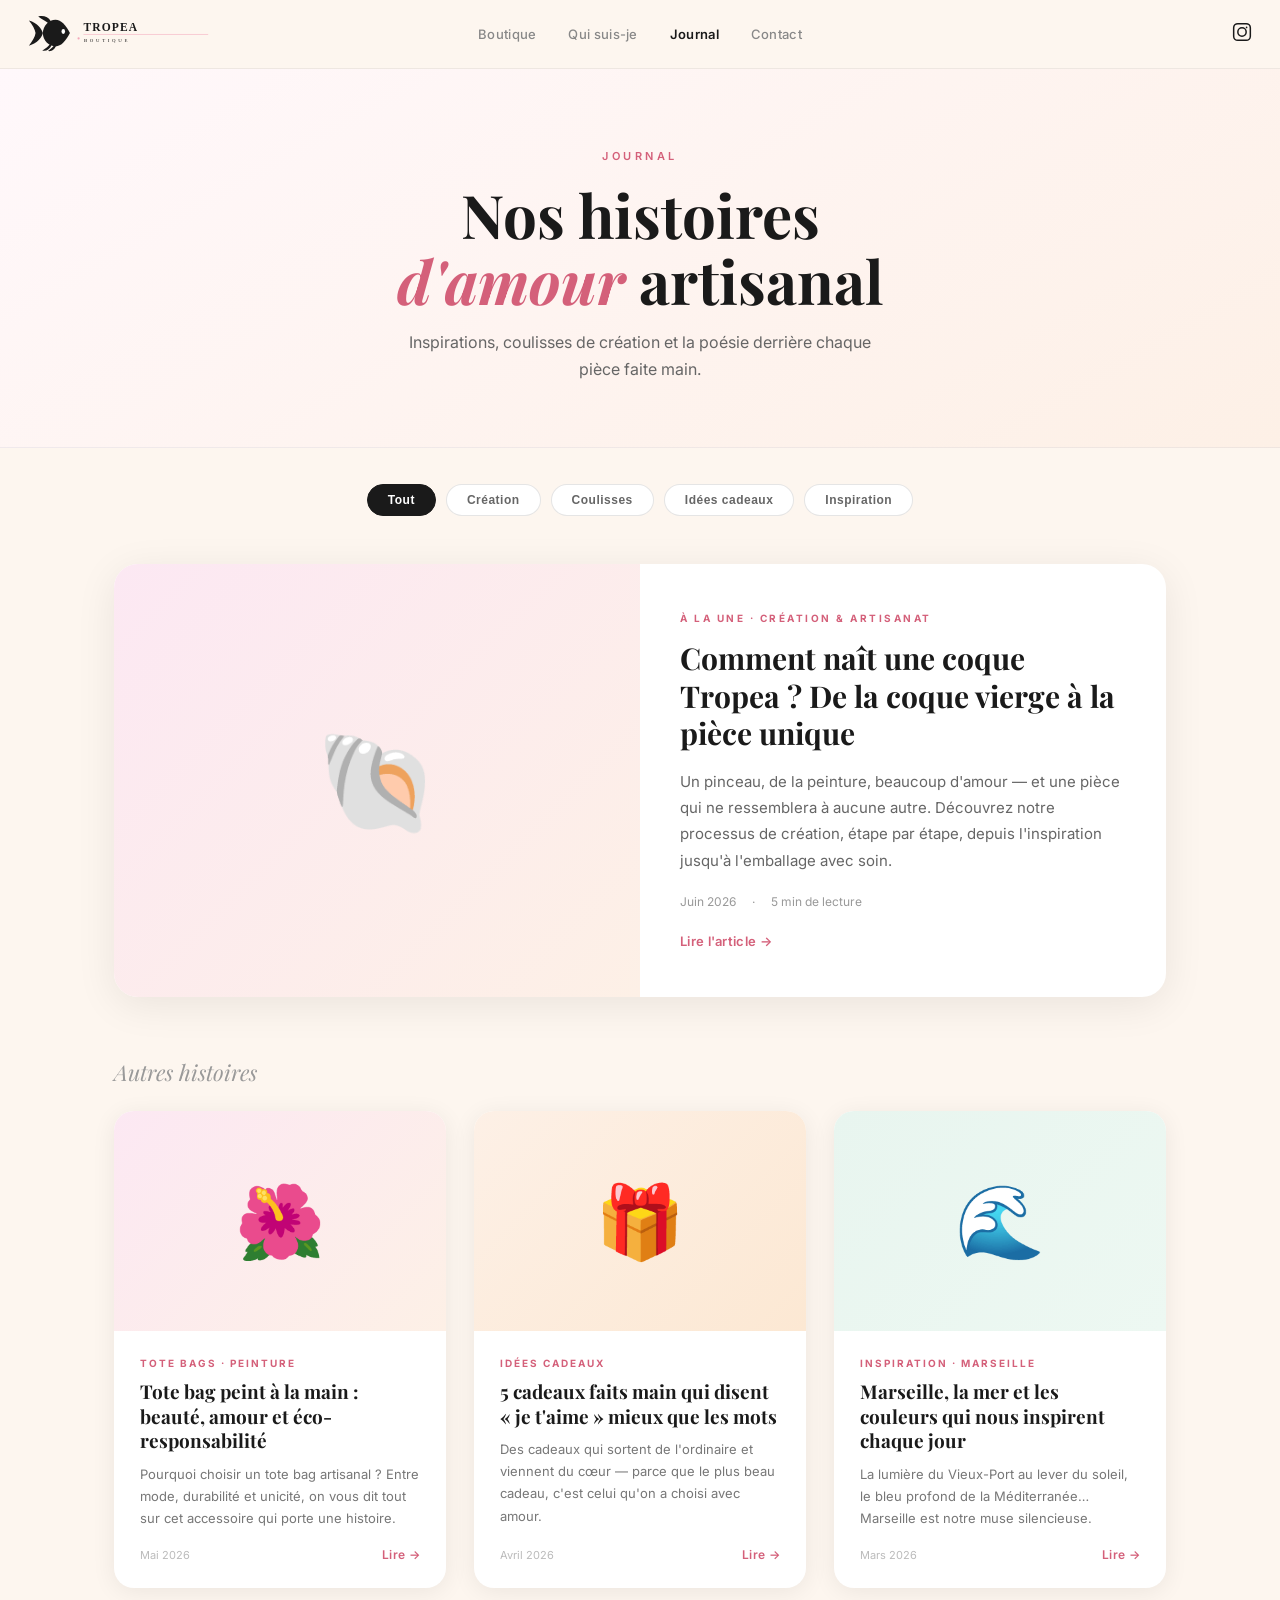
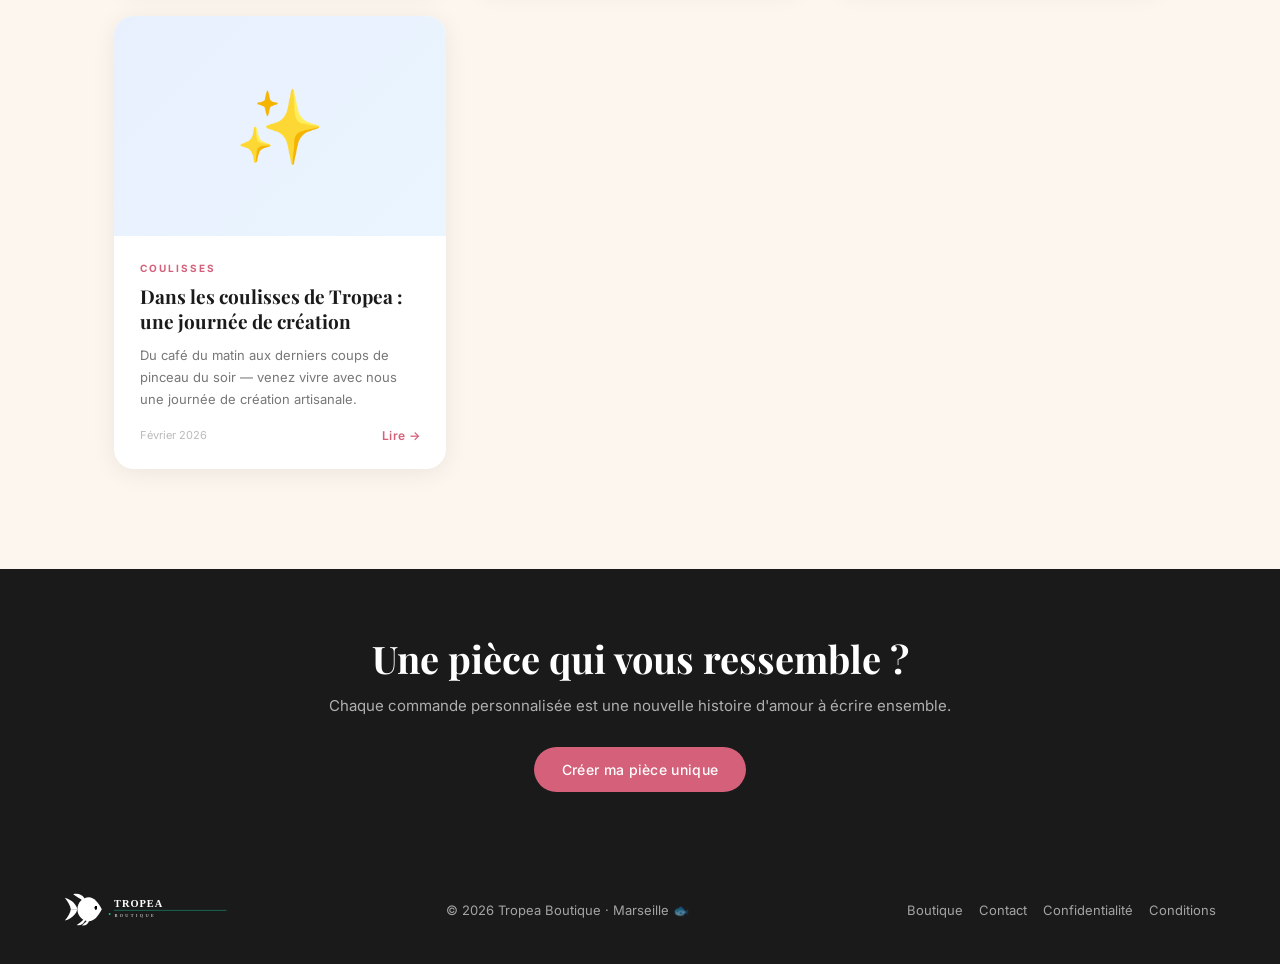
<file: blog/index.html>
<!DOCTYPE html>
<html lang="fr">
<head>
  <meta charset="UTF-8"/>
  <meta name="viewport" content="width=device-width, initial-scale=1.0"/>
  <title>Journal — Tropea Boutique | Inspirations & Coulisses</title>
  <meta name="description" content="Le journal de Tropea Boutique : inspirations, coulisses de création et conseils autour de l'artisanat fait main à Marseille."/>
  <link rel="icon" href="../assets/logo.svg" type="image/svg+xml"/>
  <link rel="preconnect" href="https://fonts.googleapis.com"/>
  <link href="https://fonts.googleapis.com/css2?family=Playfair+Display:ital,wght@0,400;0,600;1,400&family=Inter:wght@300;400;500&display=swap" rel="stylesheet"/>
  <link rel="stylesheet" href="../style.css?v=20260906d"/>
  <style>
    /* ---- Blog page styles ---- */
    .blog-page { background: var(--cream); min-height: 100vh; }

    /* Hero */
    .blog-hero {
      padding: 80px 24px 64px; text-align: center;
      background: linear-gradient(150deg, #fff8fb 0%, #fdf0e6 100%);
      border-bottom: 1px solid rgba(0,0,0,.06);
    }
    .blog-hero .hero-label { display: block; margin-bottom: 18px; font-size: 11px; font-weight: 600; letter-spacing: 3.5px; text-transform: uppercase; color: var(--pink-dark); }
    .blog-hero h1 { font-family: 'Playfair Display', serif; font-size: clamp(36px,6vw,60px); line-height: 1.1; margin-bottom: 16px; }
    .blog-hero h1 em { color: var(--pink-dark); font-style: italic; }
    .blog-hero p { color: #666; font-size: 16px; line-height: 1.7; max-width: 480px; margin: 0 auto; }

    /* Category pills */
    .blog-categories { display: flex; gap: 10px; justify-content: center; flex-wrap: wrap; padding: 36px 24px 0; }
    .cat-pill {
      padding: 8px 20px; border-radius: 50px; font-size: 12px; font-weight: 600;
      letter-spacing: .5px; cursor: pointer; transition: all .2s;
      border: 1.5px solid rgba(0,0,0,.1); background: white; color: #666;
    }
    .cat-pill.active, .cat-pill:hover { background: var(--black); color: white; border-color: var(--black); }

    /* Featured article */
    .blog-featured { max-width: 1100px; margin: 48px auto 0; padding: 0 24px; }
    .featured-card {
      display: grid; grid-template-columns: 1fr 1fr; border-radius: 24px;
      overflow: hidden; background: white; box-shadow: 0 8px 40px rgba(0,0,0,.08);
      text-decoration: none; color: var(--black); transition: transform .3s, box-shadow .3s;
    }
    .featured-card:hover { transform: translateY(-6px); box-shadow: 0 20px 60px rgba(0,0,0,.13); }
    .featured-img {
      background: linear-gradient(135deg, #fce8f3, #fdf0e6);
      display: flex; align-items: center; justify-content: center;
      font-size: 100px; min-height: 340px;
    }
    .featured-body { padding: 48px 40px; display: flex; flex-direction: column; justify-content: center; gap: 16px; }
    .featured-label { font-size: 10px; font-weight: 700; letter-spacing: 2.5px; text-transform: uppercase; color: var(--pink-dark); }
    .featured-body h2 { font-family: 'Playfair Display', serif; font-size: clamp(22px,3vw,30px); line-height: 1.25; }
    .featured-body p { font-size: 15px; color: #666; line-height: 1.75; }
    .featured-meta { display: flex; align-items: center; gap: 16px; font-size: 12px; color: #999; margin-top: 4px; }
    .read-btn { display: inline-flex; align-items: center; gap: 8px; font-size: 13px; font-weight: 600; color: var(--pink-dark); letter-spacing: .3px; margin-top: 8px; }
    .read-btn:hover { gap: 12px; }
    @media (max-width: 700px) { .featured-card { grid-template-columns: 1fr; } .featured-img { min-height: 220px; font-size: 72px; } .featured-body { padding: 28px; } }

    /* Articles grid */
    .blog-section-title { max-width: 1100px; margin: 60px auto 24px; padding: 0 24px; font-family: 'Playfair Display', serif; font-size: 22px; color: #999; font-weight: 400; font-style: italic; }
    .blog-grid { display: grid; grid-template-columns: repeat(auto-fill, minmax(320px,1fr)); gap: 28px; padding: 0 24px 100px; max-width: 1100px; margin: 0 auto; }
    .blog-card {
      background: white; border-radius: 20px; overflow: hidden;
      box-shadow: 0 4px 24px rgba(0,0,0,.07);
      transition: transform .25s, box-shadow .25s;
      text-decoration: none; color: var(--black); display: flex; flex-direction: column;
    }
    .blog-card:hover { transform: translateY(-6px); box-shadow: 0 16px 48px rgba(0,0,0,.12); }
    .blog-card-img {
      height: 220px; display: flex; align-items: center; justify-content: center;
      font-size: 72px; position: relative;
    }
    .blog-card-img.bg-rose  { background: linear-gradient(135deg, #fce8f3, #fdf0e6); }
    .blog-card-img.bg-sand  { background: linear-gradient(135deg, #fdf0e6, #fce8d3); }
    .blog-card-img.bg-mint  { background: linear-gradient(135deg, #e8f5ef, #edf8f2); }
    .blog-card-img.bg-sky   { background: linear-gradient(135deg, #e8f0fd, #eaf5ff); }
    .blog-card-body { padding: 26px; flex: 1; display: flex; flex-direction: column; gap: 10px; }
    .blog-tag { font-size: 10px; font-weight: 700; letter-spacing: 2px; text-transform: uppercase; color: var(--pink-dark); }
    .blog-card h2 { font-family: 'Playfair Display', serif; font-size: 19px; line-height: 1.3; }
    .blog-card p { font-size: 13px; color: #777; line-height: 1.7; flex: 1; }
    .blog-card-footer { display: flex; align-items: center; justify-content: space-between; margin-top: 8px; }
    .blog-date { font-size: 11px; color: #bbb; }
    .read-more { font-size: 12px; font-weight: 600; color: var(--pink-dark); letter-spacing: .3px; }

    /* CTA strip */
    .blog-cta {
      background: var(--black); color: white; text-align: center;
      padding: 64px 24px; margin-bottom: 0;
    }
    .blog-cta h2 { font-family: 'Playfair Display', serif; font-size: clamp(24px,4vw,38px); margin-bottom: 12px; }
    .blog-cta p { color: rgba(255,255,255,.65); font-size: 15px; margin-bottom: 32px; }
    .blog-cta .btn-primary { background: var(--pink-dark); }
    .blog-cta .btn-primary:hover { background: #c0506a; }
  </style>
</head>
<body class="blog-page">

  <!-- NAV -->
  <nav class="nav">
    <a href="/" class="nav-logo"><img src="../assets/logo.svg" alt="Tropea Boutique" class="nav-logo-img"/></a>
    <div class="nav-center-links">
      <a href="/" class="nav-link">Boutique</a>
      <a href="../sobre-mi.html" class="nav-link">Qui suis-je</a>
      <a href="index.html" class="nav-link" style="color:var(--black);font-weight:600">Journal</a>
      <a href="../contacto.html" class="nav-link">Contact</a>
    </div>
    <div class="nav-right">
      <a href="https://www.instagram.com/tropeaboutique" target="_blank" class="nav-ig">
        <svg width="20" height="20" viewBox="0 0 24 24" fill="none" stroke="currentColor" stroke-width="1.8"><rect x="2" y="2" width="20" height="20" rx="5"/><circle cx="12" cy="12" r="5"/><circle cx="17.5" cy="6.5" r="1" fill="currentColor" stroke="none"/></svg>
      </a>
    </div>
  </nav>

  <!-- HERO -->
  <div class="blog-hero">
    <span class="hero-label">Journal</span>
    <h1>Nos histoires<br/><em>d'amour</em> artisanal</h1>
    <p>Inspirations, coulisses de création et la poésie derrière chaque pièce faite main.</p>
  </div>

  <!-- CATEGORIES -->
  <div class="blog-categories">
    <button class="cat-pill active">Tout</button>
    <button class="cat-pill">Création</button>
    <button class="cat-pill">Coulisses</button>
    <button class="cat-pill">Idées cadeaux</button>
    <button class="cat-pill">Inspiration</button>
  </div>

  <!-- FEATURED -->
  <div class="blog-featured">
    <a class="featured-card" href="coques-telephone-faites-main-marseille.html">
      <div class="featured-img">🐚</div>
      <div class="featured-body">
        <span class="featured-label">À la une · Création & Artisanat</span>
        <h2>Comment naît une coque Tropea ? De la coque vierge à la pièce unique</h2>
        <p>Un pinceau, de la peinture, beaucoup d'amour — et une pièce qui ne ressemblera à aucune autre. Découvrez notre processus de création, étape par étape, depuis l'inspiration jusqu'à l'emballage avec soin.</p>
        <div class="featured-meta">
          <span>Juin 2026</span>
          <span>·</span>
          <span>5 min de lecture</span>
        </div>
        <span class="read-btn">Lire l'article →</span>
      </div>
    </a>
  </div>

  <!-- AUTRES ARTICLES -->
  <p class="blog-section-title">Autres histoires</p>
  <div class="blog-grid">
    <a class="blog-card" href="tote-bag-peint-main.html">
      <div class="blog-card-img bg-rose">🌺</div>
      <div class="blog-card-body">
        <span class="blog-tag">Tote Bags · Peinture</span>
        <h2>Tote bag peint à la main : beauté, amour et éco-responsabilité</h2>
        <p>Pourquoi choisir un tote bag artisanal ? Entre mode, durabilité et unicité, on vous dit tout sur cet accessoire qui porte une histoire.</p>
        <div class="blog-card-footer">
          <span class="blog-date">Mai 2026</span>
          <span class="read-more">Lire →</span>
        </div>
      </div>
    </a>
    <a class="blog-card" href="idee-cadeau-unique.html">
      <div class="blog-card-img bg-sand">🎁</div>
      <div class="blog-card-body">
        <span class="blog-tag">Idées cadeaux</span>
        <h2>5 cadeaux faits main qui disent « je t'aime » mieux que les mots</h2>
        <p>Des cadeaux qui sortent de l'ordinaire et viennent du cœur — parce que le plus beau cadeau, c'est celui qu'on a choisi avec amour.</p>
        <div class="blog-card-footer">
          <span class="blog-date">Avril 2026</span>
          <span class="read-more">Lire →</span>
        </div>
      </div>
    </a>
    <a class="blog-card" href="#">
      <div class="blog-card-img bg-mint">🌊</div>
      <div class="blog-card-body">
        <span class="blog-tag">Inspiration · Marseille</span>
        <h2>Marseille, la mer et les couleurs qui nous inspirent chaque jour</h2>
        <p>La lumière du Vieux-Port au lever du soleil, le bleu profond de la Méditerranée… Marseille est notre muse silencieuse.</p>
        <div class="blog-card-footer">
          <span class="blog-date">Mars 2026</span>
          <span class="read-more">Lire →</span>
        </div>
      </div>
    </a>
    <a class="blog-card" href="#">
      <div class="blog-card-img bg-sky">✨</div>
      <div class="blog-card-body">
        <span class="blog-tag">Coulisses</span>
        <h2>Dans les coulisses de Tropea : une journée de création</h2>
        <p>Du café du matin aux derniers coups de pinceau du soir — venez vivre avec nous une journée de création artisanale.</p>
        <div class="blog-card-footer">
          <span class="blog-date">Février 2026</span>
          <span class="read-more">Lire →</span>
        </div>
      </div>
    </a>
  </div>

  <!-- CTA -->
  <div class="blog-cta">
    <h2>Une pièce qui vous ressemble ?</h2>
    <p>Chaque commande personnalisée est une nouvelle histoire d'amour à écrire ensemble.</p>
    <a href="../contacto.html" class="btn-primary">Créer ma pièce unique</a>
  </div>

  <!-- FOOTER -->
  <footer class="footer">
    <div class="container footer-inner">
      <img src="../assets/logo.svg" alt="Tropea Boutique" class="footer-logo"/>
      <p>© 2026 Tropea Boutique · Marseille 🐟</p>
      <div class="footer-links" style="display:flex;gap:16px;flex-wrap:wrap">
        <a href="/">Boutique</a>
        <a href="../contacto.html">Contact</a>
        <a href="../privacidad.html">Confidentialité</a>
        <a href="../terminos.html">Conditions</a>
      </div>
    </div>
  </footer>

  <script>
    document.querySelectorAll('.cat-pill').forEach(pill => {
      pill.addEventListener('click', () => {
        document.querySelectorAll('.cat-pill').forEach(p => p.classList.remove('active'));
        pill.classList.add('active');
      });
    });
  </script>
</body>
</html>
</file>
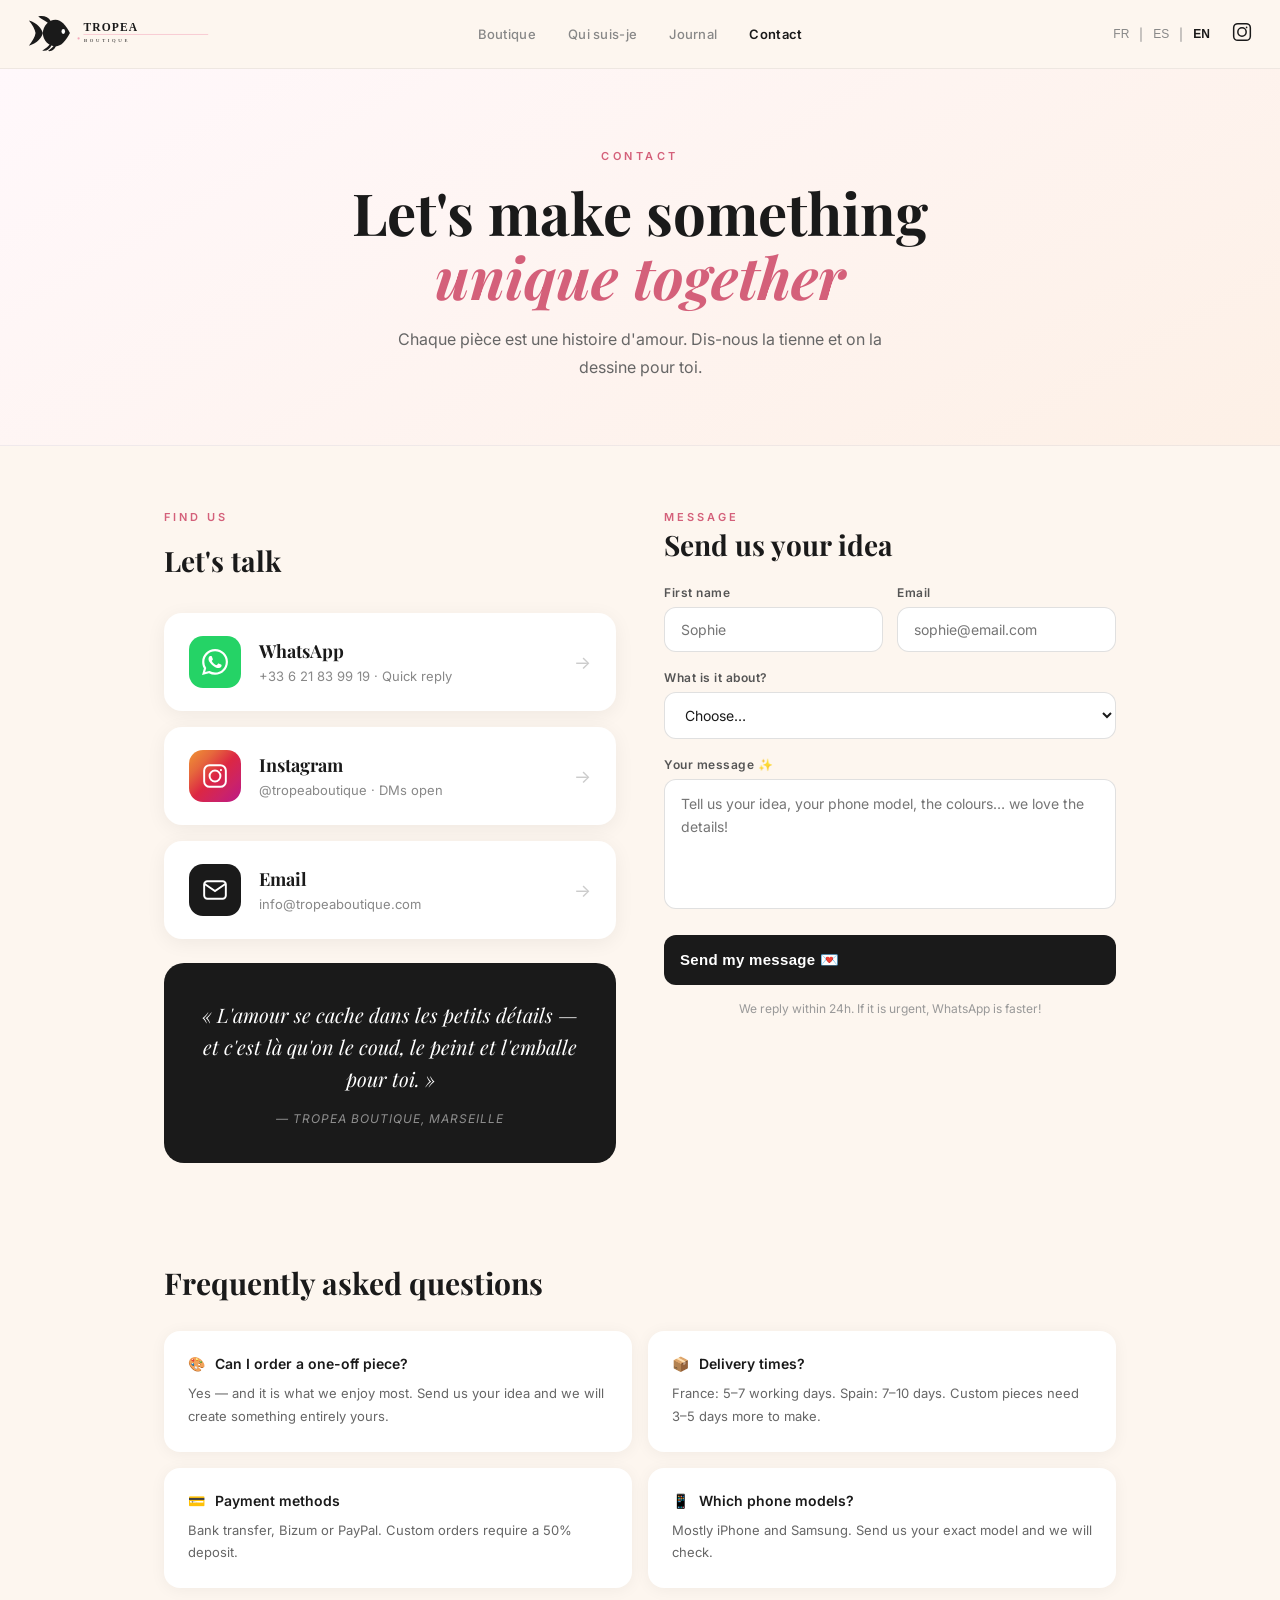
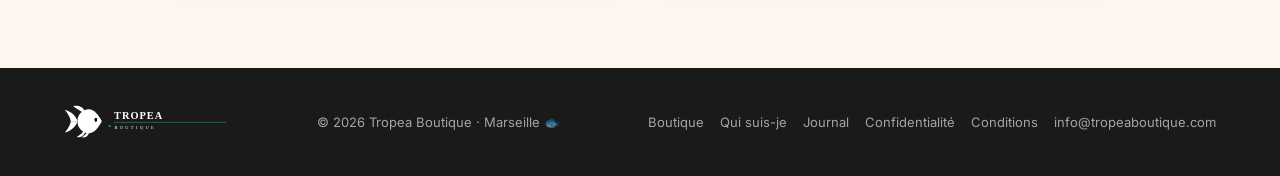
<file: contacto.html>
<!DOCTYPE html>
<html lang="fr">
<head>
  <meta charset="UTF-8"/>
  <meta name="viewport" content="width=device-width, initial-scale=1.0"/>
  <title>Contact — Tropea Boutique</title>
  <meta name="description" content="Contactez Tropea Boutique pour une commande personnalisée faite main. Coques et tote bags artisanaux à Marseille. Contáctanos para pedidos personalizados."/>
  <link rel="icon" href="assets/logo.svg" type="image/svg+xml"/>
  <link rel="preconnect" href="https://fonts.googleapis.com"/>
  <link href="https://fonts.googleapis.com/css2?family=Playfair+Display:ital,wght@0,400;0,600;1,400&family=Inter:wght@300;400;500&display=swap" rel="stylesheet"/>
  <link rel="stylesheet" href="style.css?v=20260906f"/>
  <style>
    /* ---- Contact page ---- */
    .cpage-hero {
      padding: 80px 24px 64px; text-align: center;
      background: linear-gradient(150deg, #fff8fb 0%, #fdf0e6 100%);
      border-bottom: 1px solid rgba(0,0,0,.06);
    }
    .cpage-hero .hero-label { display: block; margin-bottom: 18px; }
    .cpage-hero h1 { font-family: 'Playfair Display', serif; font-size: clamp(34px,6vw,58px); line-height: 1.1; margin-bottom: 16px; }
    .cpage-hero h1 em { color: var(--pink-dark); font-style: italic; }
    .cpage-hero p { font-size: 16px; color: #666; line-height: 1.75; max-width: 500px; margin: 0 auto; }

    /* Main layout */
    .cpage-body { max-width: 1000px; margin: 0 auto; padding: 64px 24px 100px; display: grid; grid-template-columns: 1fr 1fr; gap: 48px; align-items: start; }
    @media (max-width: 720px) { .cpage-body { grid-template-columns: 1fr; gap: 40px; } }

    /* Contact channels */
    .cpage-channels { display: flex; flex-direction: column; gap: 16px; }
    .cpage-section-label { font-size: 11px; font-weight: 600; letter-spacing: 3px; text-transform: uppercase; color: var(--pink-dark); margin-bottom: 4px; display: block; }
    .cpage-title { font-family: 'Playfair Display', serif; font-size: 28px; line-height: 1.2; margin-bottom: 20px; }
    .channel-card {
      display: flex; align-items: center; gap: 18px;
      background: white; border-radius: 18px; padding: 22px 24px;
      box-shadow: 0 4px 20px rgba(0,0,0,.06); text-decoration: none; color: var(--black);
      transition: transform .25s, box-shadow .25s; border: 1.5px solid transparent;
    }
    .channel-card:hover { transform: translateY(-4px); box-shadow: 0 12px 40px rgba(0,0,0,.11); border-color: var(--pink); }
    .channel-icon { width: 52px; height: 52px; border-radius: 14px; display: flex; align-items: center; justify-content: center; flex-shrink: 0; }
    .icon-wa { background: #25D366; }
    .icon-ig { background: linear-gradient(135deg, #f09433,#e6683c,#dc2743,#cc2366,#bc1888); }
    .icon-mail { background: var(--black); }
    .channel-info h3 { font-family: 'Playfair Display', serif; font-size: 18px; margin-bottom: 4px; }
    .channel-info p { font-size: 13px; color: #888; line-height: 1.4; }
    .channel-arrow { margin-left: auto; font-size: 18px; color: #ccc; transition: transform .2s, color .2s; }
    .channel-card:hover .channel-arrow { transform: translateX(4px); color: var(--pink-dark); }

    /* Love quote */
    .love-quote {
      background: var(--black); color: white; border-radius: 20px;
      padding: 36px 32px; text-align: center; margin-top: 8px;
    }
    .love-quote blockquote { font-family: 'Playfair Display', serif; font-size: 20px; font-style: italic; line-height: 1.6; margin-bottom: 12px; }
    .love-quote cite { font-size: 12px; opacity: .5; letter-spacing: 1px; text-transform: uppercase; }

    /* Form */
    .cpage-form-wrap {}
    .cpage-form-wrap .cpage-section-label { margin-bottom: 4px; }
    .cpage-form-wrap .cpage-title { margin-bottom: 24px; }
    .form-group { margin-bottom: 18px; }
    .form-group label { display: block; font-size: 12px; font-weight: 600; letter-spacing: .5px; color: #555; margin-bottom: 7px; }
    .form-group input, .form-group select, .form-group textarea {
      width: 100%; padding: 13px 16px; border: 1.5px solid rgba(0,0,0,.12);
      border-radius: 12px; font-family: 'Inter', sans-serif; font-size: 14px;
      background: white; color: var(--black); transition: border-color .2s, box-shadow .2s;
      outline: none; resize: none;
    }
    .form-group input:focus, .form-group select:focus, .form-group textarea:focus {
      border-color: var(--pink-dark); box-shadow: 0 0 0 3px rgba(212,96,122,.1);
    }
    .form-group textarea { min-height: 130px; line-height: 1.6; }
    .form-row { display: grid; grid-template-columns: 1fr 1fr; gap: 14px; }
    @media (max-width: 480px) { .form-row { grid-template-columns: 1fr; } }
    .form-submit { width: 100%; padding: 16px; border-radius: 12px; margin-top: 4px; font-size: 15px; font-weight: 600; letter-spacing: .3px; }
    .form-note { font-size: 12px; color: #999; text-align: center; margin-top: 14px; line-height: 1.6; }
    .form-success { display: none; background: #e8f5ef; border: 1.5px solid #25D366; border-radius: 14px; padding: 20px; text-align: center; color: #1a7a40; font-size: 14px; margin-top: 16px; }

    /* FAQ */
    .cpage-faq { max-width: 1000px; margin: 0 auto 80px; padding: 0 24px; }
    .cpage-faq h2 { font-family: 'Playfair Display', serif; font-size: 30px; margin-bottom: 28px; }
    .faq-grid { display: grid; grid-template-columns: 1fr 1fr; gap: 16px; }
    @media (max-width: 680px) { .faq-grid { grid-template-columns: 1fr; } }
    .faq-card { background: white; border-radius: 16px; padding: 24px; box-shadow: 0 2px 16px rgba(0,0,0,.05); }
    .faq-q { font-weight: 600; font-size: 14px; margin-bottom: 10px; display: flex; gap: 10px; }
    .faq-q .faq-ico { flex-shrink: 0; }
    .faq-a { font-size: 13px; color: #666; line-height: 1.75; }
  </style>
</head>
<body>

  <!-- NAV -->
  <nav class="nav">
    <a href="/" class="nav-logo"><img src="assets/logo.svg" alt="Tropea Boutique" class="nav-logo-img"/></a>
    <div class="nav-center-links">
      <a href="/" class="nav-link">Boutique</a>
      <a href="sobre-mi.html" class="nav-link">Qui suis-je</a>
      <a href="blog/" class="nav-link">Journal</a>
      <a href="contacto.html" class="nav-link" style="color:var(--black);font-weight:600">Contact</a>
    </div>
    <div class="nav-right">
      <div class="nav-langs">
        <button class="lang-btn" data-lang="fr">FR</button>
        <span class="lang-sep">|</span>
        <button class="lang-btn" data-lang="es">ES</button>
        <span class="lang-sep">|</span>
        <button class="lang-btn" data-lang="en">EN</button>
      </div>
      <a href="https://www.instagram.com/tropeaboutique" target="_blank" class="nav-ig">
        <svg width="20" height="20" viewBox="0 0 24 24" fill="none" stroke="currentColor" stroke-width="1.8"><rect x="2" y="2" width="20" height="20" rx="5"/><circle cx="12" cy="12" r="5"/><circle cx="17.5" cy="6.5" r="1" fill="currentColor" stroke="none"/></svg>
      </a>
    </div>
  </nav>

  <!-- HERO -->
  <div class="cpage-hero">
    <span class="hero-label" data-fr="Contact" data-es="Contacto" data-en="Contact">Contact</span>
    <h1 data-fr="Créons quelque chose<br/><em>d&#39;unique ensemble</em>" data-es="Creemos algo <br/><em>único, juntos</em>" data-en="Let&#39;s make something<br/><em>unique together</em>">Créons quelque chose<br/><em>d'unique ensemble</em></h1>
    <p data-fr="Chaque pièce est une histoire d'amour. Dis-nous la tienne et on la dessine pour toi." data-es="Cada pieza es una historia de amor. Cuéntanos la tuya y la dibujamos para ti.">Chaque pièce est une histoire d'amour. Dis-nous la tienne et on la dessine pour toi.</p>
  </div>

  <!-- BODY: CHANNELS + FORM -->
  <div class="cpage-body">

    <!-- Left: channels + quote -->
    <div class="cpage-channels">
      <span class="cpage-section-label" data-fr="Nous trouver" data-es="Dónde encontrarnos" data-en="Find us">Nous trouver</span>
      <h2 class="cpage-title" data-fr="Parlons-nous" data-es="Hablemos" data-en="Let&#39;s talk">Parlons-nous</h2>

      <a class="channel-card" href="https://wa.me/33621839919?text=Bonjour%20Tropea%20!%20Je%20voudrais%20une%20pi%C3%A8ce%20personnalis%C3%A9e." target="_blank">
        <div class="channel-icon icon-wa">
          <svg width="26" height="26" viewBox="0 0 24 24" fill="white"><path d="M17.472 14.382c-.297-.149-1.758-.867-2.03-.967-.273-.099-.471-.148-.67.15-.197.297-.767.966-.94 1.164-.173.199-.347.223-.644.075-.297-.15-1.255-.463-2.39-1.475-.883-.788-1.48-1.761-1.653-2.059-.173-.297-.018-.458.13-.606.134-.133.298-.347.446-.52.149-.174.198-.298.298-.497.099-.198.05-.371-.025-.52-.075-.149-.669-1.612-.916-2.207-.242-.579-.487-.5-.669-.51-.173-.008-.371-.01-.57-.01-.198 0-.52.074-.792.372-.272.297-1.04 1.016-1.04 2.479 0 1.462 1.065 2.875 1.213 3.074.149.198 2.096 3.2 5.077 4.487.709.306 1.262.489 1.694.625.712.227 1.36.195 1.871.118.571-.085 1.758-.719 2.006-1.413.248-.694.248-1.289.173-1.413-.074-.124-.272-.198-.57-.347m-5.421 7.403h-.004a9.87 9.87 0 01-5.031-1.378l-.361-.214-3.741.982.998-3.648-.235-.374a9.86 9.86 0 01-1.51-5.26c.001-5.45 4.436-9.884 9.888-9.884 2.64 0 5.122 1.03 6.988 2.898a9.825 9.825 0 012.893 6.994c-.003 5.45-4.437 9.884-9.885 9.884m8.413-18.297A11.815 11.815 0 0012.05 0C5.495 0 .16 5.335.157 11.892c0 2.096.547 4.142 1.588 5.945L.057 24l6.305-1.654a11.882 11.882 0 005.683 1.448h.005c6.554 0 11.89-5.335 11.893-11.893a11.821 11.821 0 00-3.48-8.413z"/></svg>
        </div>
        <div class="channel-info">
          <h3>WhatsApp</h3>
          <p data-fr="+33 6 21 83 99 19 · Réponse rapide" data-es="+33 6 21 83 99 19 · Respuesta rápida" data-en="+33 6 21 83 99 19 · Quick reply">+33 6 21 83 99 19 · Réponse rapide</p>
        </div>
        <span class="channel-arrow">→</span>
      </a>

      <a class="channel-card" href="https://www.instagram.com/tropeaboutique" target="_blank">
        <div class="channel-icon icon-ig">
          <svg width="26" height="26" viewBox="0 0 24 24" fill="none" stroke="white" stroke-width="1.8"><rect x="2" y="2" width="20" height="20" rx="5"/><circle cx="12" cy="12" r="5"/><circle cx="17.5" cy="6.5" r="1" fill="white" stroke="none"/></svg>
        </div>
        <div class="channel-info">
          <h3>Instagram</h3>
          <p data-fr="@tropeaboutique · DM ouvert" data-es="@tropeaboutique · DM abierto" data-en="@tropeaboutique · DMs open">@tropeaboutique · DM ouvert</p>
        </div>
        <span class="channel-arrow">→</span>
      </a>

      <a class="channel-card" href="mailto:info@tropeaboutique.com">
        <div class="channel-icon icon-mail">
          <svg width="26" height="26" viewBox="0 0 24 24" fill="none" stroke="white" stroke-width="1.8"><rect x="2" y="4" width="20" height="16" rx="3"/><path d="M2.5 6.5 12 13l9.5-6.5"/></svg>
        </div>
        <div class="channel-info">
          <h3>Email</h3>
          <p>info@tropeaboutique.com</p>
        </div>
        <span class="channel-arrow">→</span>
      </a>

      <div class="love-quote">
        <blockquote>« L'amour se cache dans les petits détails — et c'est là qu'on le coud, le peint et l'emballe pour toi. »</blockquote>
        <cite>— Tropea Boutique, Marseille</cite>
      </div>
    </div>

    <!-- Right: form -->
    <div class="cpage-form-wrap">
      <span class="cpage-section-label" data-fr="Message" data-es="Mensaje" data-en="Message">Message</span>
      <h2 class="cpage-title" data-fr="Envoie-nous ton idée" data-es="Cuéntanos tu idea" data-en="Send us your idea">Envoie-nous ton idée</h2>
      <form id="contact-form" novalidate>
        <div class="form-row">
          <div class="form-group">
            <label for="cf-name" data-fr="Prénom" data-es="Nombre" data-en="First name">Prénom / Nombre</label>
            <input type="text" id="cf-name" placeholder="Sophie" required/>
          </div>
          <div class="form-group">
            <label for="cf-email">Email</label>
            <input type="email" id="cf-email" placeholder="sophie@email.com" required/>
          </div>
        </div>
        <div class="form-group">
          <label for="cf-type" data-fr="Type de demande" data-es="Tipo de consulta" data-en="What is it about?">Type de demande</label>
          <select id="cf-type">
            <option value="" data-fr="Choisir…" data-es="Elegir…" data-en="Choose…">Choisir…</option>
            <option data-fr="Commande personnalisée" data-es="Pedido personalizado" data-en="Custom order">Commande personnalisée</option>
            <option data-fr="Question sur un produit" data-es="Duda sobre un producto" data-en="Question about a product">Question sur un produit</option>
            <option data-fr="Suivi de commande" data-es="Seguimiento de pedido" data-en="Order tracking">Suivi de commande</option>
            <option data-fr="Autre" data-es="Otro" data-en="Something else">Autre</option>
          </select>
        </div>
        <div class="form-group">
          <label for="cf-msg" data-fr="Ton message ✨" data-es="Tu mensaje ✨" data-en="Your message ✨">Ton message ✨</label>
          <textarea id="cf-msg" placeholder="Raconte-nous ton idée, le modèle de téléphone, les couleurs… on adore les détails !" data-fr="Raconte-nous ton idée, le modèle de téléphone, les couleurs… on adore les détails !" data-es="Cuéntanos tu idea, el modelo de móvil, los colores… nos encantan los detalles." data-en="Tell us your idea, your phone model, the colours… we love the details!" required></textarea>
        </div>
        <!-- Trampa para bots: invisible y fuera del recorrido del teclado.
             Si llega rellenado, el servidor descarta el mensaje. -->
        <input type="text" id="cf-website" name="website" tabindex="-1" autocomplete="off"
               aria-hidden="true" style="position:absolute;left:-9999px;width:1px;height:1px"/>
        <button type="submit" class="btn-primary form-submit" data-fr="Envoyer mon message 💌" data-es="Enviar mi mensaje 💌" data-en="Send my message 💌">Envoyer mon message 💌</button>
        <p class="form-note" data-fr="On répond dans les 24h. Pour les urgences, WhatsApp est plus rapide !" data-es="Respondemos en 24 h. Si corre prisa, WhatsApp es más rápido." data-en="We reply within 24h. If it is urgent, WhatsApp is faster!">On répond dans les 24h. Pour les urgences, WhatsApp est plus rapide !</p>
        <div class="form-success" id="form-success">
          ✅ Message envoyé ! On te répond très vite avec beaucoup d'amour 🌸
        </div>
      </form>
    </div>

  </div>

  <!-- FAQ -->
  <div class="cpage-faq">
    <h2 data-fr="Questions fréquentes" data-es="Preguntas frecuentes" data-en="Frequently asked questions">Questions fréquentes</h2>
    <div class="faq-grid">
      <div class="faq-card">
        <p class="faq-q" data-fr="<span class=&quot;faq-ico&quot;>🎨</span> Puis-je commander une pièce unique ?" data-es="<span class=&quot;faq-ico&quot;>🎨</span> ¿Puedo encargar una pieza única?" data-en="<span class=&quot;faq-ico&quot;>🎨</span> Can I order a one-off piece?"><span class="faq-ico">🎨</span> Puis-je commander une pièce unique ?</p>
        <p class="faq-a" data-fr="Oui, c&#39;est même ce qu&#39;on préfère ! Contacte-nous avec ton idée et on crée quelque chose de totalement unique pour toi." data-es="Sí, y además es lo que más nos gusta. Escríbenos con tu idea y creamos algo totalmente único para ti." data-en="Yes — and it is what we enjoy most. Send us your idea and we will create something entirely yours.">Oui, c&#39;est même ce qu&#39;on préfère ! Contacte-nous avec ton idée et on crée quelque chose de totalement unique pour toi.</p>
      </div>
      <div class="faq-card">
        <p class="faq-q" data-fr="<span class=&quot;faq-ico&quot;>📦</span> Délais de livraison ?" data-es="<span class=&quot;faq-ico&quot;>📦</span> ¿Plazos de envío?" data-en="<span class=&quot;faq-ico&quot;>📦</span> Delivery times?"><span class="faq-ico">📦</span> Délais de livraison ?</p>
        <p class="faq-a" data-fr="France : 5–7 jours ouvrés. Espagne : 7–10 jours. Pièces personnalisées : ajouter 3–5 jours de création." data-es="Francia: 5–7 días laborables. España: 7–10 días. Las piezas personalizadas suman 3–5 días de creación." data-en="France: 5–7 working days. Spain: 7–10 days. Custom pieces need 3–5 days more to make.">France : 5–7 jours ouvrés. Espagne : 7–10 jours. Pièces personnalisées : ajouter 3–5 jours de création.</p>
      </div>
      <div class="faq-card">
        <p class="faq-q" data-fr="<span class=&quot;faq-ico&quot;>💳</span> Modes de paiement" data-es="<span class=&quot;faq-ico&quot;>💳</span> Formas de pago" data-en="<span class=&quot;faq-ico&quot;>💳</span> Payment methods"><span class="faq-ico">💳</span> Modes de paiement</p>
        <p class="faq-a" data-fr="Virement, Bizum ou PayPal. Un acompte de 50% est demandé pour les commandes personnalisées." data-es="Transferencia, Bizum o PayPal. En los pedidos personalizados se pide un anticipo del 50%." data-en="Bank transfer, Bizum or PayPal. Custom orders require a 50% deposit.">Virement, Bizum ou PayPal. Un acompte de 50% est demandé pour les commandes personnalisées.</p>
      </div>
      <div class="faq-card">
        <p class="faq-q" data-fr="<span class=&quot;faq-ico&quot;>📱</span> Modèles de téléphone disponibles ?" data-es="<span class=&quot;faq-ico&quot;>📱</span> ¿Qué modelos de móvil?" data-en="<span class=&quot;faq-ico&quot;>📱</span> Which phone models?"><span class="faq-ico">📱</span> Modèles de téléphone disponibles ?</p>
        <p class="faq-a" data-fr="iPhone et Samsung principalement. Contacte-nous avec ton modèle exact et on vérifie !" data-es="Sobre todo iPhone y Samsung. Escríbenos con tu modelo exacto y lo comprobamos." data-en="Mostly iPhone and Samsung. Send us your exact model and we will check.">iPhone et Samsung principalement. Contacte-nous avec ton modèle exact et on vérifie !</p>
      </div>
    </div>
  </div>

  <!-- FOOTER -->
  <footer class="footer">
    <div class="container footer-inner">
      <img src="assets/logo.svg" alt="Tropea Boutique" class="footer-logo"/>
      <p>© 2026 Tropea Boutique · Marseille 🐟</p>
      <div class="footer-links" style="display:flex;gap:16px;flex-wrap:wrap">
        <a href="/">Boutique</a>
        <a href="sobre-mi.html">Qui suis-je</a>
        <a href="blog/">Journal</a>
        <a href="privacidad.html">Confidentialité</a>
        <a href="terminos.html">Conditions</a>
        <a href="mailto:info@tropeaboutique.com">info@tropeaboutique.com</a>
      </div>
    </div>
  </footer>

  <script src="lang.js?v=20260906f"></script>
  <script>
    document.getElementById('contact-form').addEventListener('submit', async function(e) {
      e.preventDefault();
      const name  = document.getElementById('cf-name').value.trim();
      const email = document.getElementById('cf-email').value.trim();
      const type  = document.getElementById('cf-type').value;
      const msg   = document.getElementById('cf-msg').value.trim();
      if (!name || !email || !msg) return;
      // Guardar en servidor
      const fd = new FormData();
      fd.append('name', name); fd.append('email', email);
      fd.append('type', type); fd.append('message', msg);
      fd.append('website', document.getElementById('cf-website').value);
      fetch('/api/save_message.php', {method:'POST', body: fd}).catch(()=>{});
      // Abrir WhatsApp
      const waMsg = encodeURIComponent(`Bonjour Tropea ! Je m'appelle ${name} (${email}) et j'aimerais : ${msg}`);
      window.open(`https://wa.me/33621839919?text=${waMsg}`, '_blank');
      document.getElementById('form-success').style.display = 'block';
      this.reset();
    });
  </script>
</body>
</html>
</file>
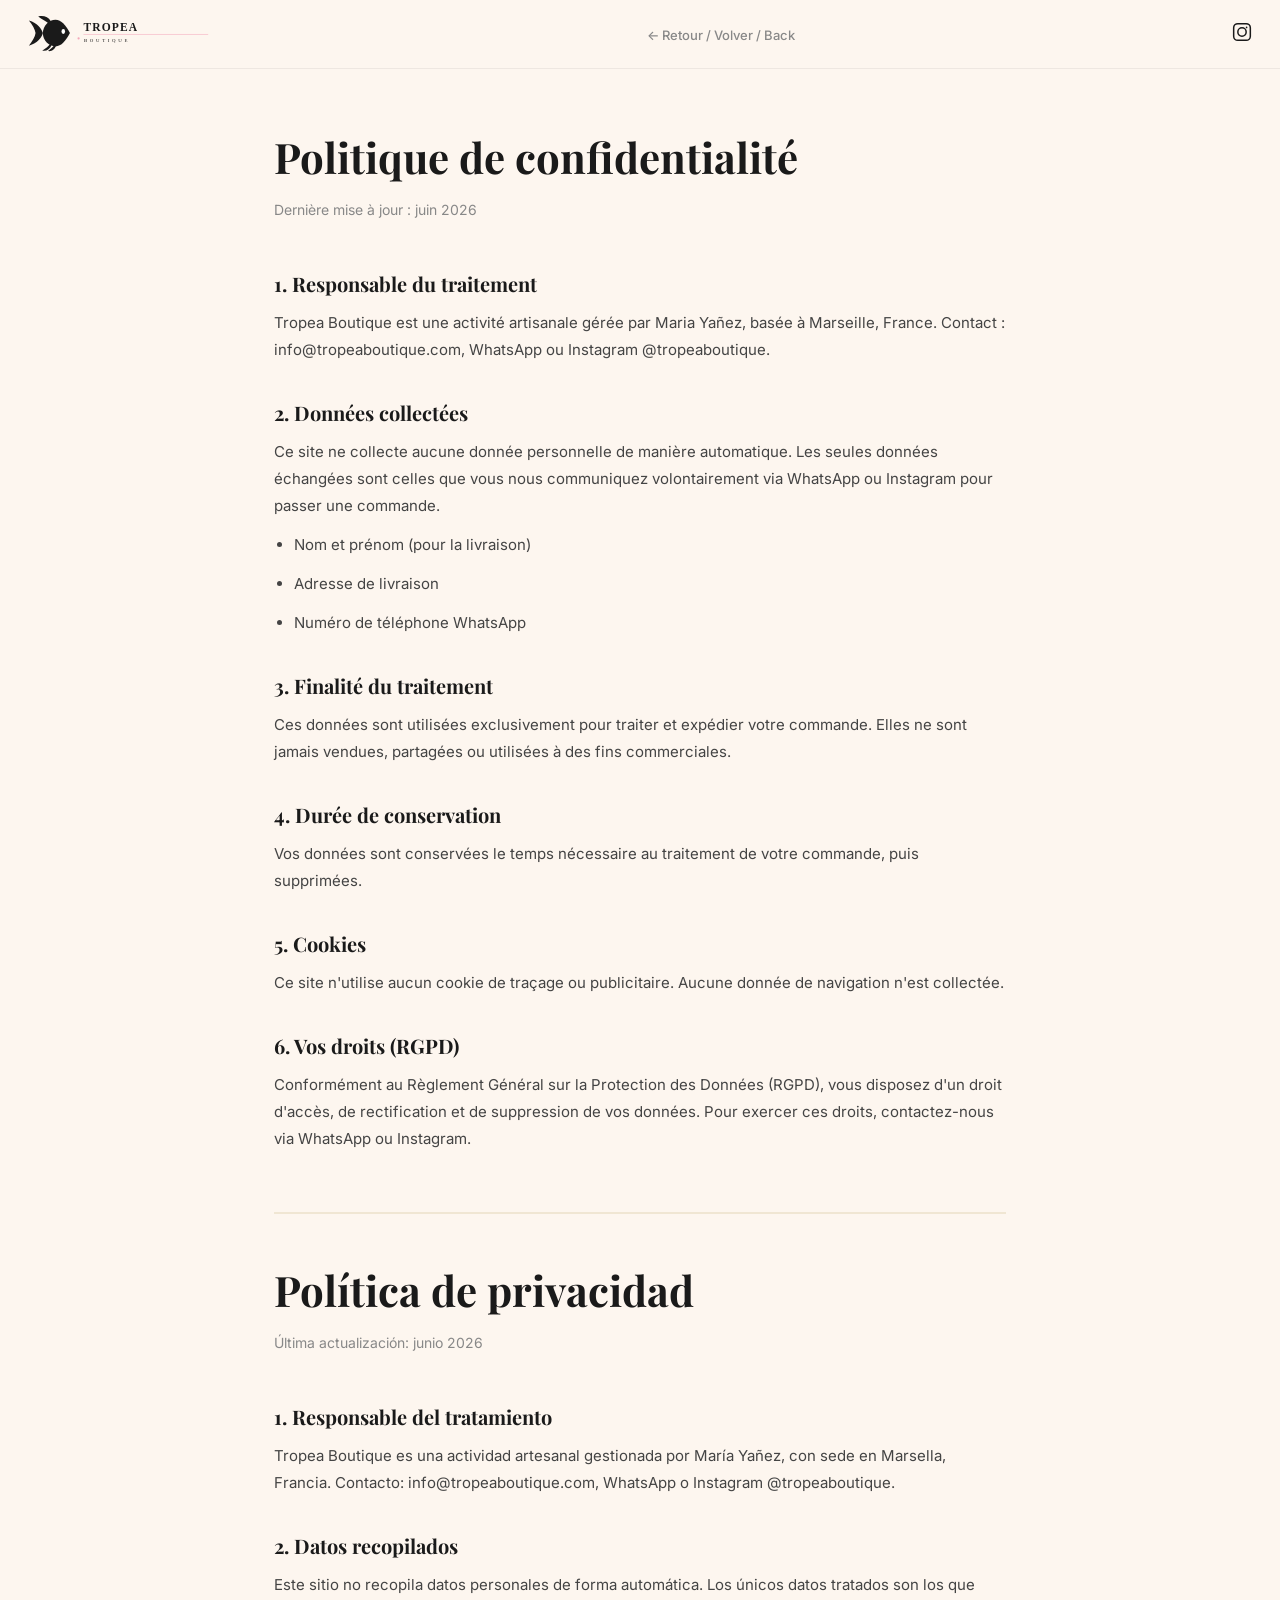
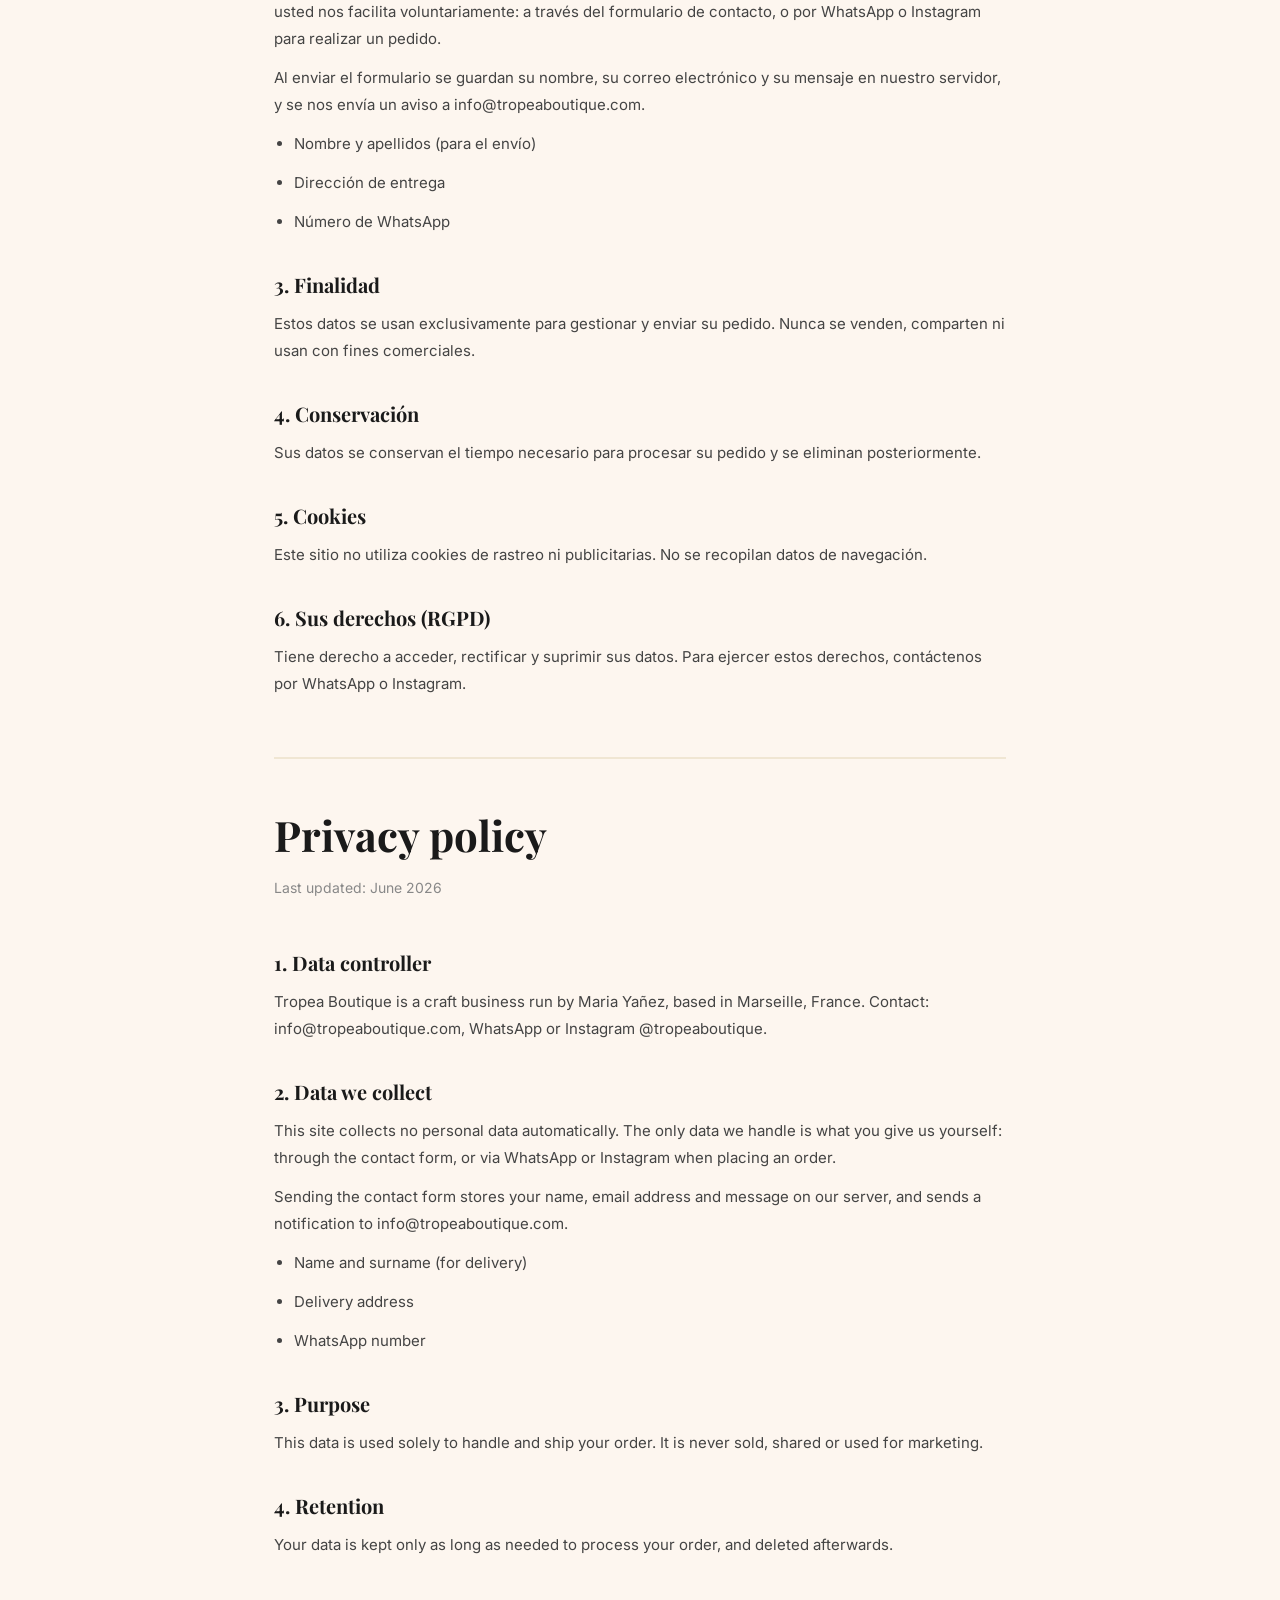
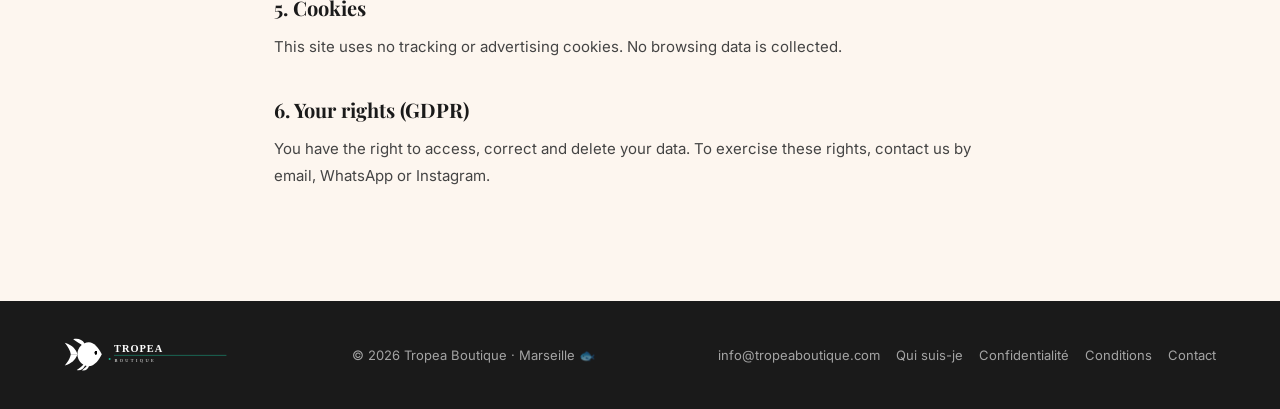
<file: privacidad.html>
<!DOCTYPE html>
<html lang="fr">
<head>
  <meta charset="UTF-8"/>
  <meta name="viewport" content="width=device-width, initial-scale=1.0"/>
  <title>Politique de confidentialité / Política de privacidad — Tropea Boutique</title>
  <link rel="icon" href="assets/logo.svg" type="image/svg+xml"/>
  <link rel="preconnect" href="https://fonts.googleapis.com"/>
  <link href="https://fonts.googleapis.com/css2?family=Playfair+Display:ital,wght@0,400;0,600;1,400&family=Inter:wght@300;400;500&display=swap" rel="stylesheet"/>
  <link rel="stylesheet" href="style.css?v=20260906f"/>
  <style>
    .legal-page { max-width: 780px; margin: 0 auto; padding: 60px 24px 100px; }
    .legal-page h1 { font-family: 'Playfair Display', serif; font-size: clamp(28px,5vw,42px); margin-bottom: 12px; }
    .legal-page .subtitle { color: #888; font-size: 14px; margin-bottom: 48px; }
    .legal-page h2 { font-family: 'Playfair Display', serif; font-size: 20px; margin: 36px 0 12px; }
    .legal-page p, .legal-page li { font-size: 15px; line-height: 1.8; color: #444; margin-bottom: 12px; }
    .legal-page ul { padding-left: 20px; }
    .lang-block { border-top: 2px solid var(--sand); margin-top: 60px; padding-top: 48px; }
  </style>
</head>
<body>
  <nav class="nav">
    <a href="/" class="nav-logo"><img src="assets/logo.svg" alt="Tropea Boutique" class="nav-logo-img"/></a>
    <div class="nav-links">
      <a href="/" style="font-size:13px;color:#888;font-weight:500">← Retour / Volver / Back</a>
    </div>
    <a href="https://www.instagram.com/tropeaboutique" target="_blank" class="nav-ig">
      <svg width="20" height="20" viewBox="0 0 24 24" fill="none" stroke="currentColor" stroke-width="1.8"><rect x="2" y="2" width="20" height="20" rx="5"/><circle cx="12" cy="12" r="5"/><circle cx="17.5" cy="6.5" r="1" fill="currentColor" stroke="none"/></svg>
    </a>
  </nav>

  <div class="legal-page">
    <!-- FRANÇAIS -->
    <h1>Politique de confidentialité</h1>
    <p class="subtitle">Dernière mise à jour : juin 2026</p>

    <h2>1. Responsable du traitement</h2>
    <p>Tropea Boutique est une activité artisanale gérée par Maria Yañez, basée à Marseille, France. Contact : <a href="mailto:info@tropeaboutique.com">info@tropeaboutique.com</a>, <a href="https://wa.me/33621839919">WhatsApp</a> ou <a href="https://www.instagram.com/tropeaboutique">Instagram @tropeaboutique</a>.</p>

    <h2>2. Données collectées</h2>
    <p>Ce site ne collecte aucune donnée personnelle de manière automatique. Les seules données échangées sont celles que vous nous communiquez volontairement via WhatsApp ou Instagram pour passer une commande.</p>
    <ul>
      <li>Nom et prénom (pour la livraison)</li>
      <li>Adresse de livraison</li>
      <li>Numéro de téléphone WhatsApp</li>
    </ul>

    <h2>3. Finalité du traitement</h2>
    <p>Ces données sont utilisées exclusivement pour traiter et expédier votre commande. Elles ne sont jamais vendues, partagées ou utilisées à des fins commerciales.</p>

    <h2>4. Durée de conservation</h2>
    <p>Vos données sont conservées le temps nécessaire au traitement de votre commande, puis supprimées.</p>

    <h2>5. Cookies</h2>
    <p>Ce site n'utilise aucun cookie de traçage ou publicitaire. Aucune donnée de navigation n'est collectée.</p>

    <h2>6. Vos droits (RGPD)</h2>
    <p>Conformément au Règlement Général sur la Protection des Données (RGPD), vous disposez d'un droit d'accès, de rectification et de suppression de vos données. Pour exercer ces droits, contactez-nous via WhatsApp ou Instagram.</p>

    <!-- ESPAÑOL -->
    <div class="lang-block">
      <h1>Política de privacidad</h1>
      <p class="subtitle">Última actualización: junio 2026</p>

      <h2>1. Responsable del tratamiento</h2>
      <p>Tropea Boutique es una actividad artesanal gestionada por María Yañez, con sede en Marsella, Francia. Contacto: <a href="mailto:info@tropeaboutique.com">info@tropeaboutique.com</a>, <a href="https://wa.me/33621839919">WhatsApp</a> o <a href="https://www.instagram.com/tropeaboutique">Instagram @tropeaboutique</a>.</p>

      <h2>2. Datos recopilados</h2>
      <p>Este sitio no recopila datos personales de forma automática. Los únicos datos tratados son los que usted nos facilita voluntariamente: a través del formulario de contacto, o por WhatsApp o Instagram para realizar un pedido.</p>
      <p>Al enviar el formulario se guardan su nombre, su correo electrónico y su mensaje en nuestro servidor, y se nos envía un aviso a info@tropeaboutique.com.</p>
      <ul>
        <li>Nombre y apellidos (para el envío)</li>
        <li>Dirección de entrega</li>
        <li>Número de WhatsApp</li>
      </ul>

      <h2>3. Finalidad</h2>
      <p>Estos datos se usan exclusivamente para gestionar y enviar su pedido. Nunca se venden, comparten ni usan con fines comerciales.</p>

      <h2>4. Conservación</h2>
      <p>Sus datos se conservan el tiempo necesario para procesar su pedido y se eliminan posteriormente.</p>

      <h2>5. Cookies</h2>
      <p>Este sitio no utiliza cookies de rastreo ni publicitarias. No se recopilan datos de navegación.</p>

      <h2>6. Sus derechos (RGPD)</h2>
      <p>Tiene derecho a acceder, rectificar y suprimir sus datos. Para ejercer estos derechos, contáctenos por WhatsApp o Instagram.</p>
    </div>
    <div class="lang-block">
      <h1>Privacy policy</h1>
      <p class="subtitle">Last updated: June 2026</p>

      <h2>1. Data controller</h2>
      <p>Tropea Boutique is a craft business run by Maria Yañez, based in Marseille, France. Contact: <a href="mailto:info@tropeaboutique.com">info@tropeaboutique.com</a>, <a href="https://wa.me/33621839919">WhatsApp</a> or <a href="https://www.instagram.com/tropeaboutique">Instagram @tropeaboutique</a>.</p>

      <h2>2. Data we collect</h2>
      <p>This site collects no personal data automatically. The only data we handle is what you give us yourself: through the contact form, or via WhatsApp or Instagram when placing an order.</p>
      <p>Sending the contact form stores your name, email address and message on our server, and sends a notification to info@tropeaboutique.com.</p>
      <ul>
        <li>Name and surname (for delivery)</li>
        <li>Delivery address</li>
        <li>WhatsApp number</li>
      </ul>

      <h2>3. Purpose</h2>
      <p>This data is used solely to handle and ship your order. It is never sold, shared or used for marketing.</p>

      <h2>4. Retention</h2>
      <p>Your data is kept only as long as needed to process your order, and deleted afterwards.</p>

      <h2>5. Cookies</h2>
      <p>This site uses no tracking or advertising cookies. No browsing data is collected.</p>

      <h2>6. Your rights (GDPR)</h2>
      <p>You have the right to access, correct and delete your data. To exercise these rights, contact us by email, WhatsApp or Instagram.</p>
    </div>
  </div>

  <footer class="footer">
    <div class="container footer-inner">
      <img src="assets/logo.svg" alt="Tropea Boutique" class="footer-logo"/>
      <p>© 2026 Tropea Boutique · Marseille 🐟</p>
      <div class="footer-links" style="display:flex;gap:16px">
        <a href="mailto:info@tropeaboutique.com">info@tropeaboutique.com</a>
        <a href="sobre-mi.html">Qui suis-je</a>
        <a href="privacidad.html">Confidentialité</a>
        <a href="terminos.html">Conditions</a>
        <a href="contacto.html">Contact</a>
      </div>
    </div>
  </footer>
</body>
</html>
</file>
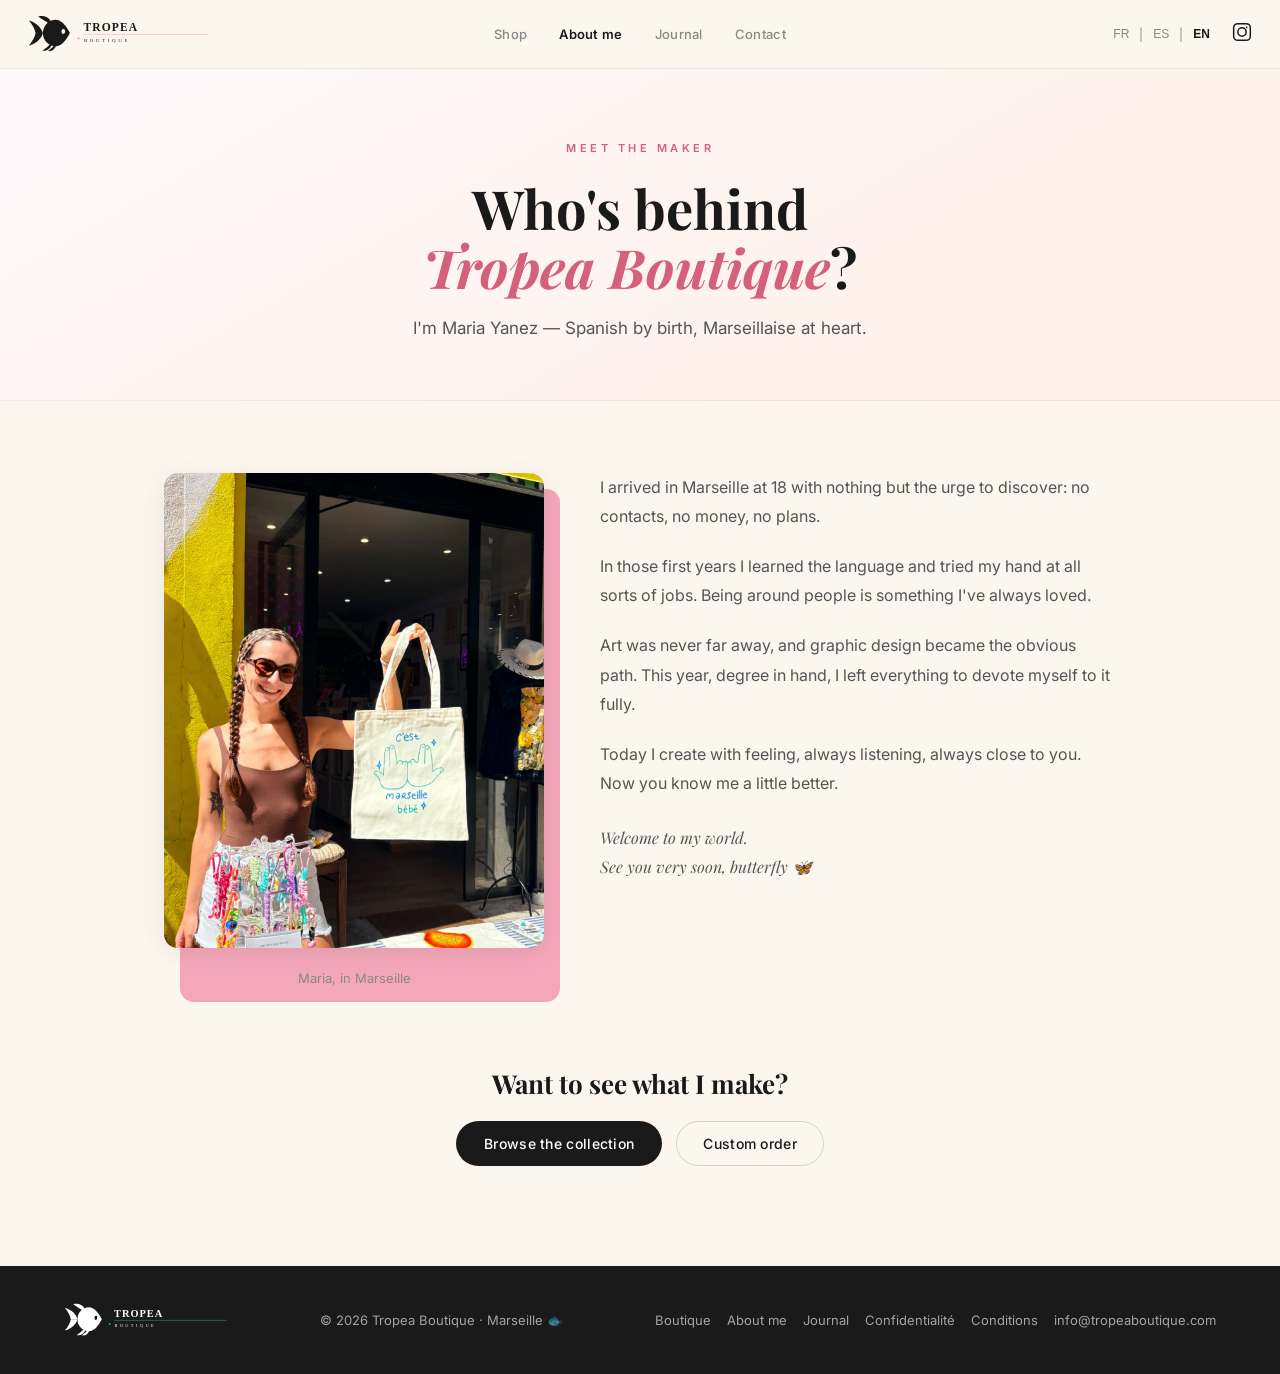
<file: sobre-mi.html>
<!DOCTYPE html>
<html lang="fr">
<head>
  <meta charset="UTF-8"/>
  <meta name="viewport" content="width=device-width, initial-scale=1.0"/>
  <title>Qui suis-je — Tropea Boutique</title>
  <meta name="description" content="Maria Yanez, créatrice de Tropea Boutique : espagnole d'origine, marseillaise de cœur. L'histoire derrière les coques et tote bags peints à la main. La historia detrás de Tropea Boutique."/>
  <meta property="og:title" content="Qui est derrière Tropea Boutique ?"/>
  <meta property="og:description" content="Moi c'est Maria Yanez, espagnole d'origine, marseillaise de cœur."/>
  <meta property="og:image" content="https://tropeaboutique.com/assets/maria.jpg"/>
  <meta property="og:type" content="profile"/>
  <meta property="og:url" content="https://tropeaboutique.com/sobre-mi.html"/>
  <meta name="twitter:card" content="summary_large_image"/>
  <meta name="twitter:image" content="https://tropeaboutique.com/assets/maria.jpg"/>
  <link rel="icon" href="assets/logo.svg" type="image/svg+xml"/>
  <link rel="preconnect" href="https://fonts.googleapis.com"/>
  <link href="https://fonts.googleapis.com/css2?family=Playfair+Display:ital,wght@0,400;0,600;1,400&family=Inter:wght@300;400;500&display=swap" rel="stylesheet"/>
  <link rel="stylesheet" href="style.css?v=20260906f"/>
  <style>
    /* ---- Página Qui suis-je ---- */
    .mpage-hero {
      padding: 72px 24px 56px; text-align: center;
      background: linear-gradient(150deg, #fff8fb 0%, #fdf0e6 100%);
      border-bottom: 1px solid rgba(0,0,0,.06);
    }
    .mpage-hero h1 {
      font-family: 'Playfair Display', serif;
      font-size: clamp(32px, 5.5vw, 54px); line-height: 1.1; margin: 16px 0;
    }
    .mpage-hero h1 em { color: var(--pink-dark); font-style: italic; }
    .mpage-hero .mpage-lead {
      font-size: 17px; color: #555; line-height: 1.75;
      max-width: 560px; margin: 0 auto;
    }

    .mpage-body {
      max-width: 1000px; margin: 0 auto; padding: 72px 24px 40px;
      display: grid; grid-template-columns: 380px 1fr; gap: 56px; align-items: start;
    }
    .mpage-text { display: flex; flex-direction: column; gap: 20px; }
    .mpage-text p { font-size: 16px; line-height: 1.85; color: #555; }
    .mpage-signature {
      font-family: 'Playfair Display', serif; font-style: italic;
      font-size: 20px; color: var(--pink-dark); line-height: 1.6; margin-top: 4px;
    }

    /* El marco rosa desplazado, igual que en la portada. */
    .mpage-photo { position: relative; position: sticky; top: 96px; }
    .mpage-photo::before {
      content: ''; position: absolute; inset: 16px -16px -16px 16px;
      background: var(--pink); border-radius: var(--radius); z-index: 0;
    }
    .mpage-photo img {
      position: relative; z-index: 1;
      width: 100%; aspect-ratio: 4 / 5; object-fit: cover; object-position: center 38%;
      border-radius: var(--radius); box-shadow: var(--shadow);
    }
    .mpage-photo figcaption {
      position: relative; z-index: 1;
      margin-top: 22px; font-size: 13px; color: var(--muted); text-align: center;
    }

    /* Cierre con llamada a la acción */
    .mpage-cta { text-align: center; padding: 40px 24px 100px; }
    .mpage-cta h2 { font-family: 'Playfair Display', serif; font-size: 26px; margin-bottom: 20px; }
    .mpage-cta-actions { display: flex; gap: 14px; justify-content: center; flex-wrap: wrap; }

    @media (max-width: 820px) {
      .mpage-body { grid-template-columns: 1fr; gap: 36px; padding-top: 48px; }
      .mpage-photo { position: static; max-width: 320px; margin: 0 auto; }
    }
  </style>
</head>
<body>

  <!-- NAV -->
  <nav class="nav">
    <a href="/" class="nav-logo"><img src="assets/logo.svg" alt="Tropea Boutique" class="nav-logo-img"/></a>
    <div class="nav-center-links">
      <a href="/" class="nav-link" data-fr="Boutique" data-es="Tienda" data-en="Shop">Boutique</a>
      <a href="sobre-mi.html" class="nav-link" style="color:var(--black);font-weight:600" data-fr="Qui suis-je" data-es="Sobre mí" data-en="About me">Qui suis-je</a>
      <a href="blog/" class="nav-link" data-fr="Journal" data-es="Blog" data-en="Journal">Journal</a>
      <a href="contacto.html" class="nav-link" data-fr="Contact" data-es="Contacto" data-en="Contact">Contact</a>
    </div>
    <div class="nav-right">
      <div class="nav-langs">
        <button class="lang-btn" data-lang="fr">FR</button>
        <span class="lang-sep">|</span>
        <button class="lang-btn" data-lang="es">ES</button>
        <span class="lang-sep">|</span>
        <button class="lang-btn" data-lang="en">EN</button>
      </div>
      <a href="https://www.instagram.com/tropeaboutique" target="_blank" class="nav-ig">
        <svg width="20" height="20" viewBox="0 0 24 24" fill="none" stroke="currentColor" stroke-width="1.8"><rect x="2" y="2" width="20" height="20" rx="5"/><circle cx="12" cy="12" r="5"/><circle cx="17.5" cy="6.5" r="1" fill="currentColor" stroke="none"/></svg>
      </a>
    </div>
  </nav>

  <!-- HERO -->
  <header class="mpage-hero">
    <p class="hero-label" data-fr="Rencontre" data-es="Nos conocemos" data-en="Meet the maker">Rencontre</p>
    <h1 data-fr="Qui est derrière<br/><em>Tropea Boutique</em>&nbsp;?" data-es="¿Quién hay detrás<br/>de <em>Tropea Boutique</em>?" data-en="Who's behind<br/><em>Tropea Boutique</em>?">Qui est derrière<br/><em>Tropea Boutique</em>&nbsp;?</h1>
    <p class="mpage-lead" data-fr="Moi c’est Maria Yanez, espagnole d’origine, marseillaise de cœur." data-es="Soy María Yáñez, española de origen, marsellesa de corazón." data-en="I'm Maria Yanez — Spanish by birth, Marseillaise at heart.">Moi c’est Maria Yanez, espagnole d’origine, marseillaise de cœur.</p>
  </header>

  <!-- CUERPO -->
  <main class="mpage-body">
    <figure class="mpage-photo">
      <img src="assets/maria.jpg" alt="Maria Yanez, créatrice de Tropea Boutique, avec un tote bag peint à la main devant sa boutique à Marseille"/>
      <figcaption data-fr="Maria, à Marseille" data-es="Maria, en Marsella" data-en="Maria, in Marseille">Maria, à Marseille</figcaption>
    </figure>

    <div class="mpage-text">
      <p data-fr="Arrivée à Marseille à 18 ans, avec juste l’envie de découvrir&nbsp;: pas de connaissances, pas d’argent, pas de projets." data-es="Llegué a Marsella con 18 años, solo con las ganas de descubrir: sin conocidos, sin dinero, sin planes." data-en="I arrived in Marseille at 18 with nothing but the urge to discover: no contacts, no money, no plans.">Arrivée à Marseille à 18 ans, avec juste l’envie de découvrir&nbsp;: pas de connaissances, pas d’argent, pas de projets.</p>

      <p data-fr="Les premières années, j’ai appris la langue et j’ai touché à plein de métiers différents. Le contact humain, j’ai toujours adoré ça." data-es="Los primeros años aprendí el idioma y pasé por un montón de oficios distintos. El trato con la gente siempre me ha encantado." data-en="In those first years I learned the language and tried my hand at all sorts of jobs. Being around people is something I've always loved.">Les premières années, j’ai appris la langue et j’ai touché à plein de métiers différents. Le contact humain, j’ai toujours adoré ça.</p>

      <p data-fr="L’art est toujours resté pas loin, puis le graphisme est devenu une évidence. Cette année, diplôme en poche, j’ai tout quitté pour m’y consacrer pleinement." data-es="El arte nunca anduvo lejos, y el diseño gráfico acabó siendo una evidencia. Este año, con el título en la mano, lo dejé todo para dedicarme de lleno." data-en="Art was never far away, and graphic design became the obvious path. This year, degree in hand, I left everything to devote myself to it fully.">L’art est toujours resté pas loin, puis le graphisme est devenu une évidence. Cette année, diplôme en poche, j’ai tout quitté pour m’y consacrer pleinement.</p>

      <p data-fr="Aujourd’hui, je crée avec sensibilité, toujours à l’écoute et proche de vous.<br/>Là tu connais un peu plus sur moi." data-es="Hoy creo con sensibilidad, siempre atenta y cerca de ti.<br/>Ya sabes un poquito más de mí." data-en="Today I create with feeling, always listening, always close to you.<br/>Now you know me a little better.">Aujourd’hui, je crée avec sensibilité, toujours à l’écoute et proche de vous.<br/>Là tu connais un peu plus sur moi.</p>

      <p class="mpage-signature" data-fr="Bienvenu.e dans mon univers.<br/>À très vite, papillon 🦋" data-es="Bienvenido/a a mi universo.<br/>Hasta muy pronto, mariposa 🦋" data-en="Welcome to my world.<br/>See you very soon, butterfly 🦋">Bienvenu.e dans mon univers.<br/>À très vite, papillon 🦋</p>
    </div>
  </main>

  <!-- CIERRE -->
  <section class="mpage-cta">
    <h2 data-fr="Envie de voir mes créations&nbsp;?" data-es="¿Te apetece ver mis creaciones?" data-en="Want to see what I make?">Envie de voir mes créations&nbsp;?</h2>
    <div class="mpage-cta-actions">
      <a href="/#collections" class="btn-primary" data-fr="Découvrir la collection" data-es="Descubrir la colección" data-en="Browse the collection">Découvrir la collection</a>
      <a href="contacto.html" class="btn-ghost" data-fr="Commande personnalisée" data-es="Pedido personalizado" data-en="Custom order">Commande personnalisée</a>
    </div>
  </section>

  <footer class="footer">
    <div class="container footer-inner">
      <img src="assets/logo.svg" alt="Tropea Boutique" class="footer-logo"/>
      <p>© 2026 Tropea Boutique · Marseille 🐟</p>
      <div class="footer-links" style="display:flex;gap:16px;flex-wrap:wrap">
        <a href="/">Boutique</a>
        <a href="sobre-mi.html" data-fr="Qui suis-je" data-es="Sobre mí" data-en="About me">Qui suis-je</a>
        <a href="blog/">Journal</a>
        <a href="privacidad.html">Confidentialité</a>
        <a href="terminos.html">Conditions</a>
        <a href="mailto:info@tropeaboutique.com">info@tropeaboutique.com</a>
      </div>
    </div>
  </footer>

  <script src="lang.js?v=20260906f"></script>
</body>
</html>
</file>
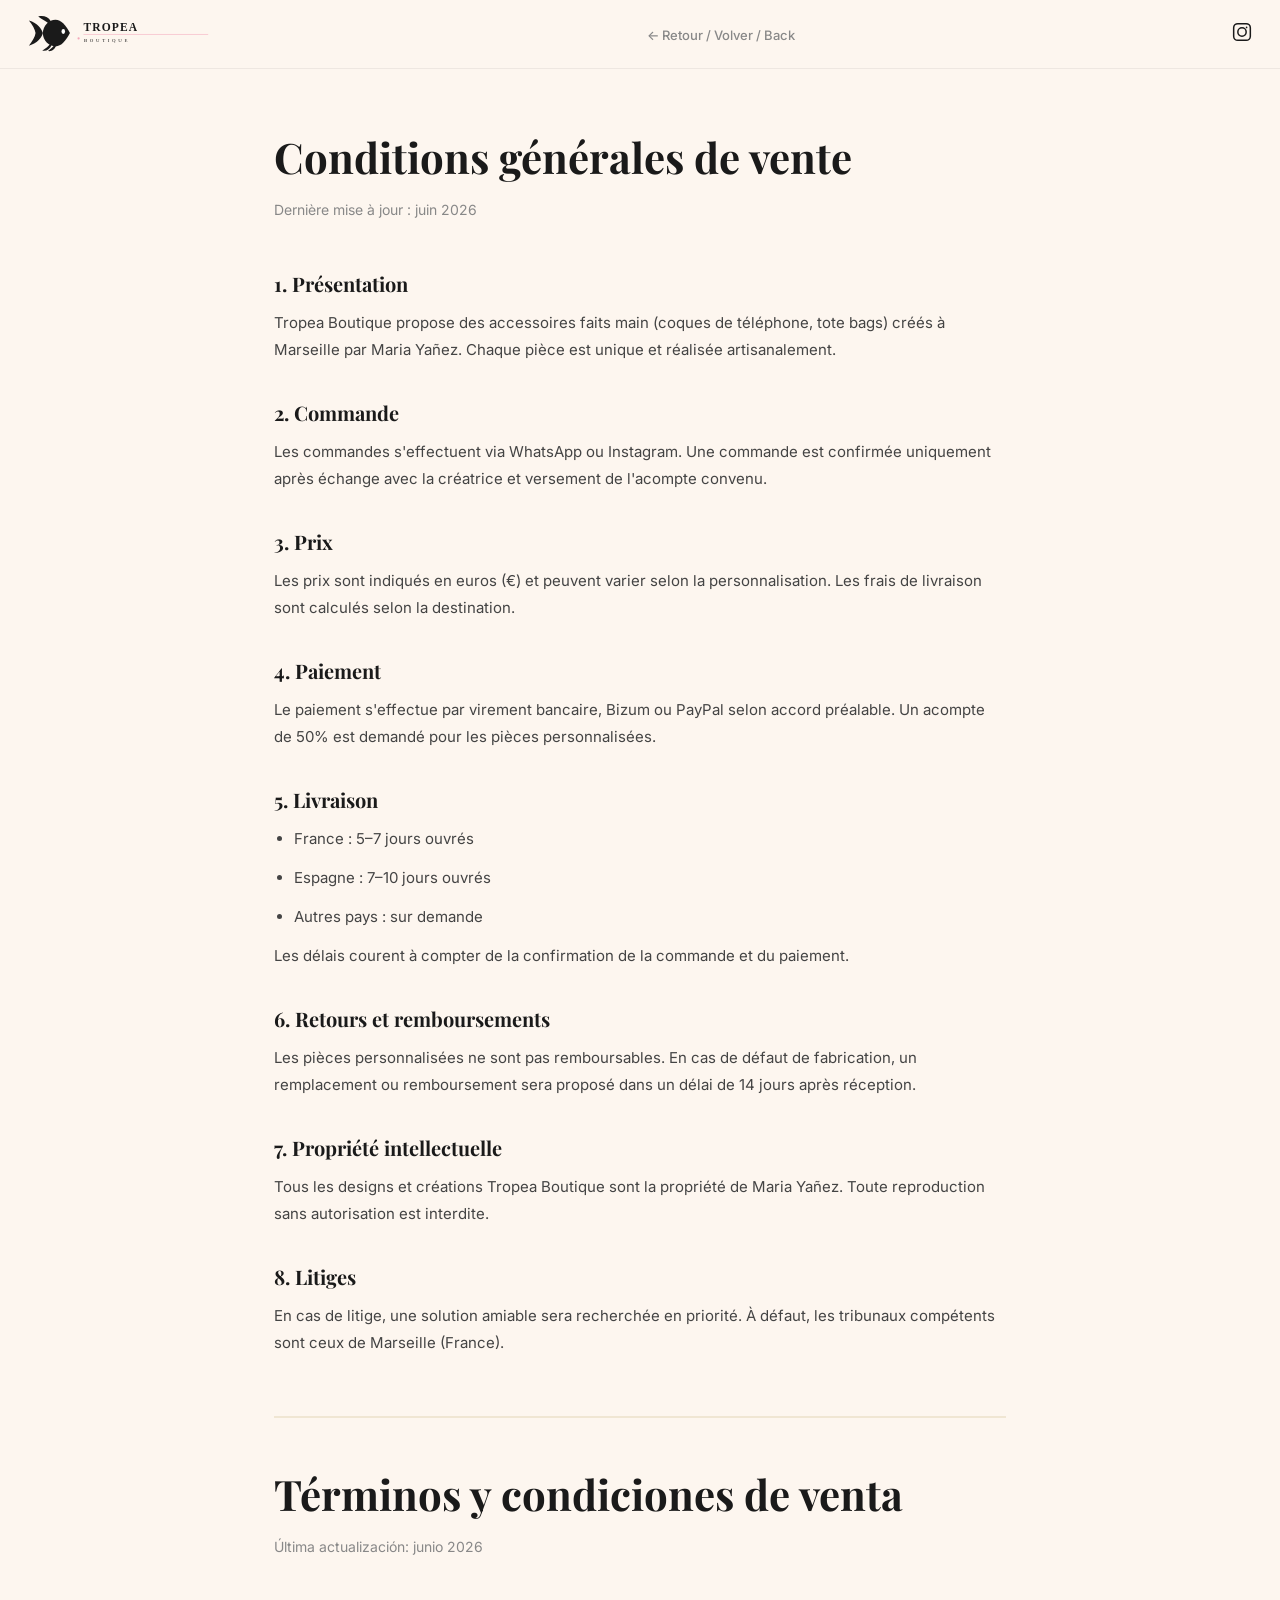
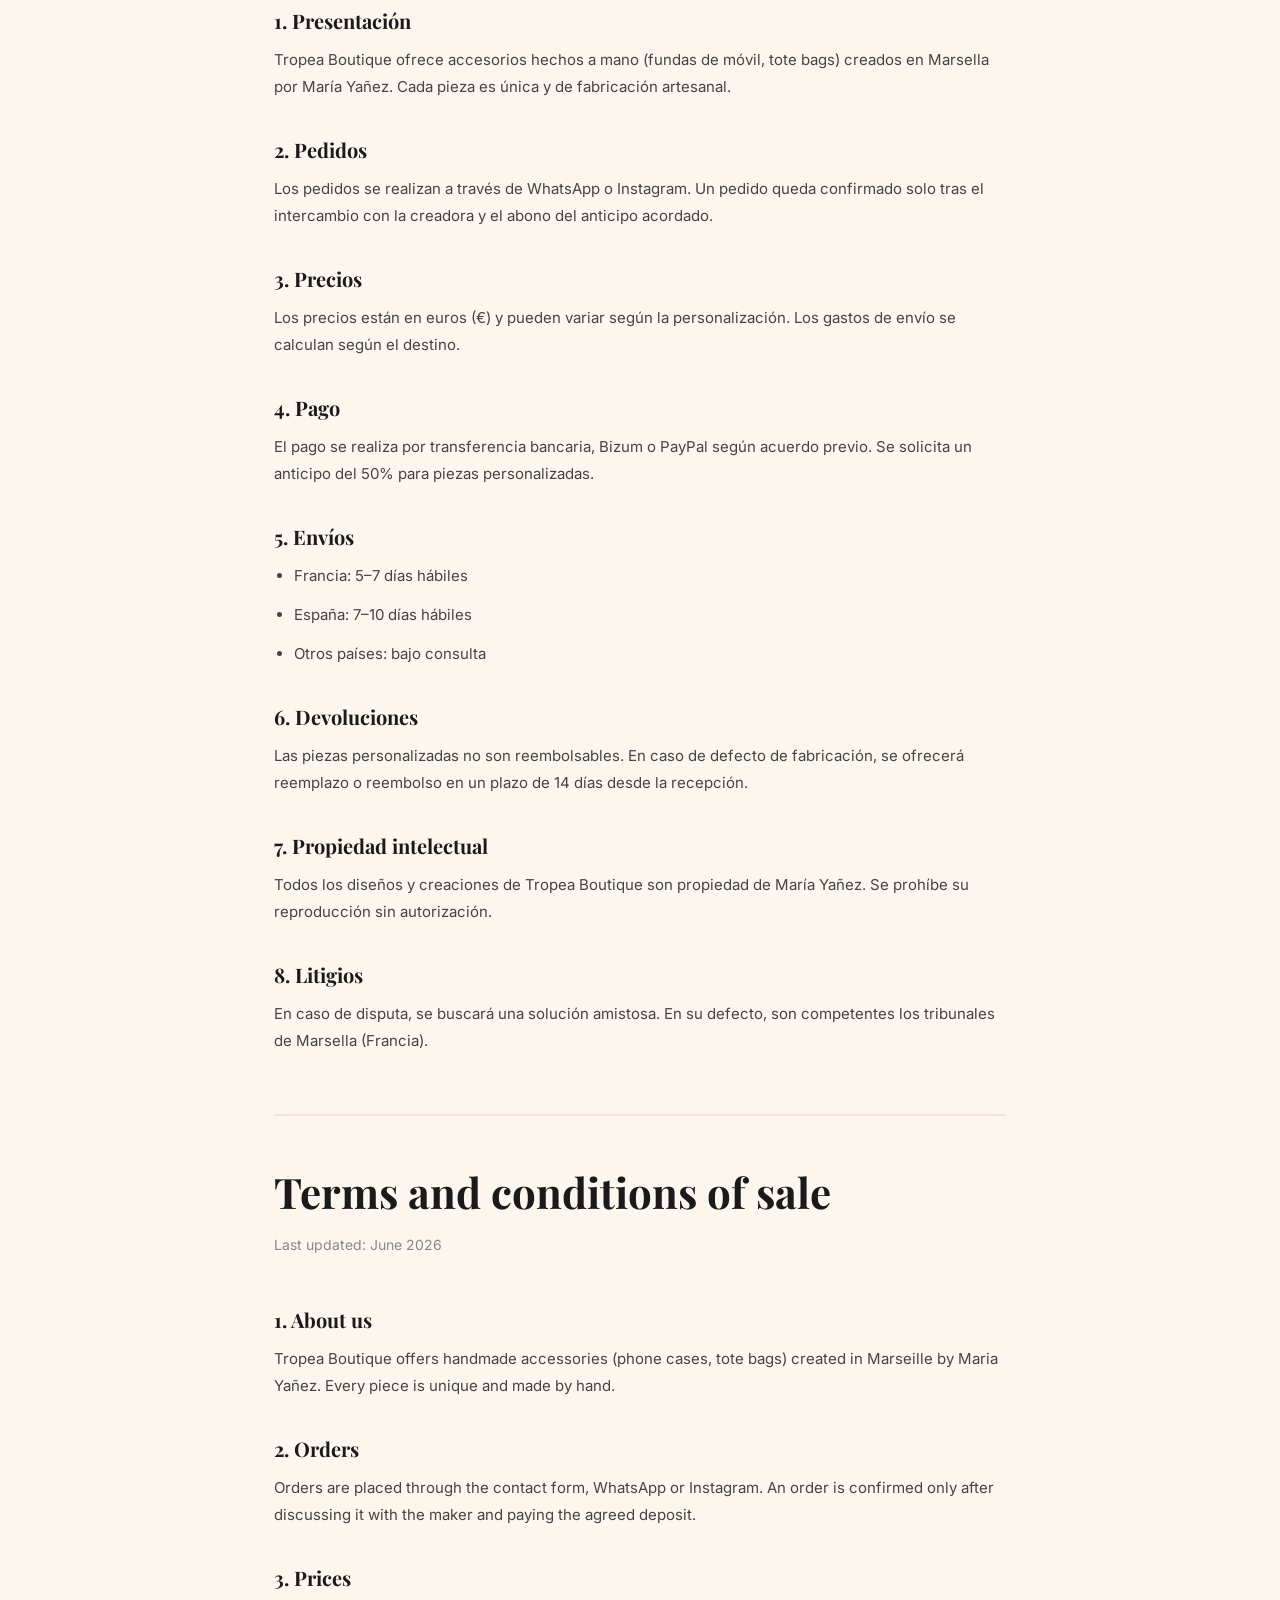
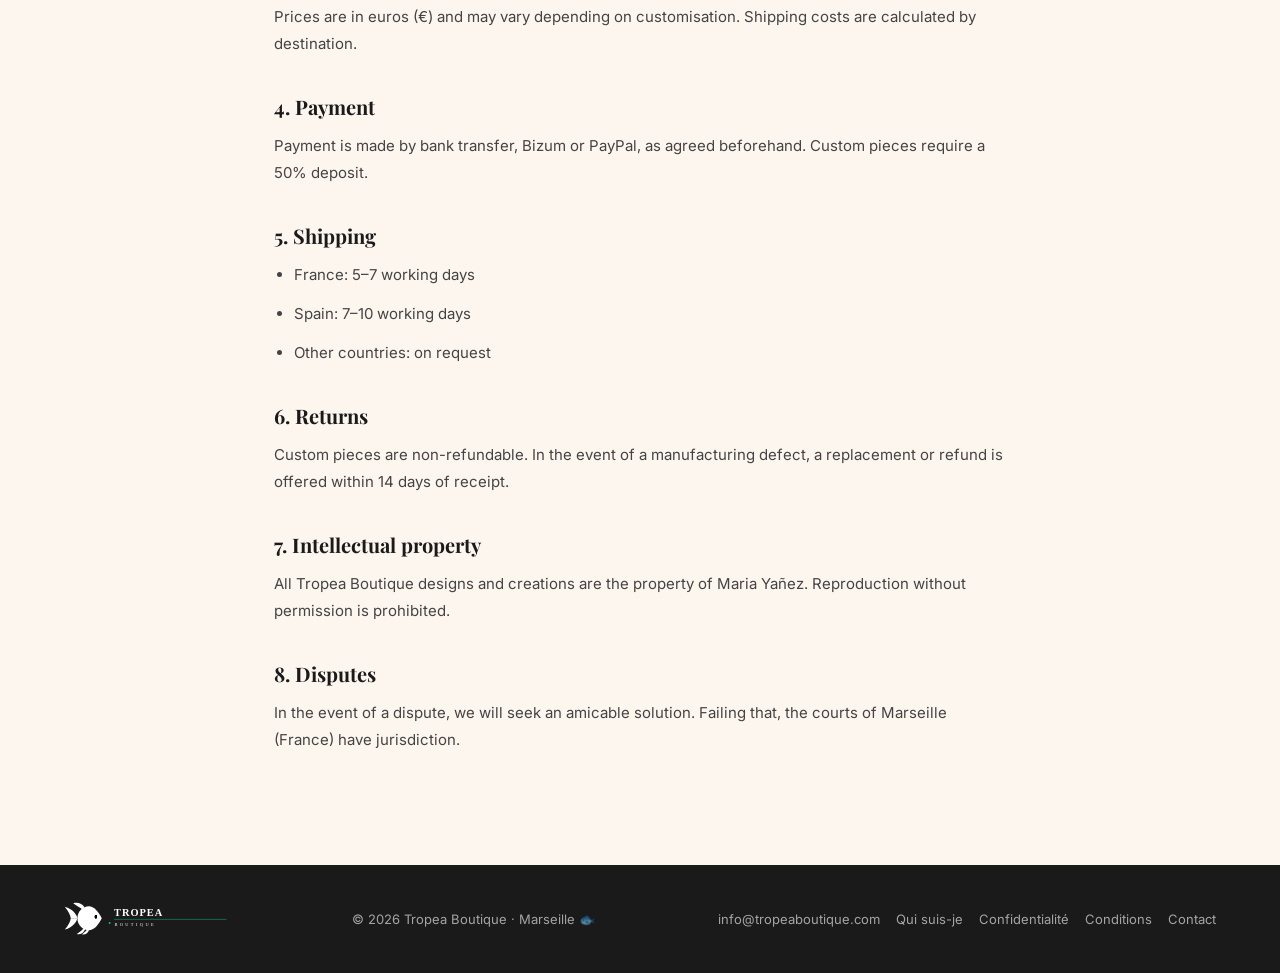
<file: terminos.html>
<!DOCTYPE html>
<html lang="fr">
<head>
  <meta charset="UTF-8"/>
  <meta name="viewport" content="width=device-width, initial-scale=1.0"/>
  <title>Conditions générales / Términos y condiciones — Tropea Boutique</title>
  <link rel="icon" href="assets/logo.svg" type="image/svg+xml"/>
  <link rel="preconnect" href="https://fonts.googleapis.com"/>
  <link href="https://fonts.googleapis.com/css2?family=Playfair+Display:ital,wght@0,400;0,600;1,400&family=Inter:wght@300;400;500&display=swap" rel="stylesheet"/>
  <link rel="stylesheet" href="style.css?v=20260906f"/>
  <style>
    .legal-page { max-width: 780px; margin: 0 auto; padding: 60px 24px 100px; }
    .legal-page h1 { font-family: 'Playfair Display', serif; font-size: clamp(28px,5vw,42px); margin-bottom: 12px; }
    .legal-page .subtitle { color: #888; font-size: 14px; margin-bottom: 48px; }
    .legal-page h2 { font-family: 'Playfair Display', serif; font-size: 20px; margin: 36px 0 12px; }
    .legal-page p, .legal-page li { font-size: 15px; line-height: 1.8; color: #444; margin-bottom: 12px; }
    .legal-page ul { padding-left: 20px; }
    .lang-block { border-top: 2px solid var(--sand); margin-top: 60px; padding-top: 48px; }
  </style>
</head>
<body>
  <nav class="nav">
    <a href="/" class="nav-logo"><img src="assets/logo.svg" alt="Tropea Boutique" class="nav-logo-img"/></a>
    <div class="nav-links">
      <a href="/" style="font-size:13px;color:#888;font-weight:500">← Retour / Volver / Back</a>
    </div>
    <a href="https://www.instagram.com/tropeaboutique" target="_blank" class="nav-ig">
      <svg width="20" height="20" viewBox="0 0 24 24" fill="none" stroke="currentColor" stroke-width="1.8"><rect x="2" y="2" width="20" height="20" rx="5"/><circle cx="12" cy="12" r="5"/><circle cx="17.5" cy="6.5" r="1" fill="currentColor" stroke="none"/></svg>
    </a>
  </nav>

  <div class="legal-page">
    <h1>Conditions générales de vente</h1>
    <p class="subtitle">Dernière mise à jour : juin 2026</p>

    <h2>1. Présentation</h2>
    <p>Tropea Boutique propose des accessoires faits main (coques de téléphone, tote bags) créés à Marseille par Maria Yañez. Chaque pièce est unique et réalisée artisanalement.</p>

    <h2>2. Commande</h2>
    <p>Les commandes s'effectuent via WhatsApp ou Instagram. Une commande est confirmée uniquement après échange avec la créatrice et versement de l'acompte convenu.</p>

    <h2>3. Prix</h2>
    <p>Les prix sont indiqués en euros (€) et peuvent varier selon la personnalisation. Les frais de livraison sont calculés selon la destination.</p>

    <h2>4. Paiement</h2>
    <p>Le paiement s'effectue par virement bancaire, Bizum ou PayPal selon accord préalable. Un acompte de 50% est demandé pour les pièces personnalisées.</p>

    <h2>5. Livraison</h2>
    <ul>
      <li>France : 5–7 jours ouvrés</li>
      <li>Espagne : 7–10 jours ouvrés</li>
      <li>Autres pays : sur demande</li>
    </ul>
    <p>Les délais courent à compter de la confirmation de la commande et du paiement.</p>

    <h2>6. Retours et remboursements</h2>
    <p>Les pièces personnalisées ne sont pas remboursables. En cas de défaut de fabrication, un remplacement ou remboursement sera proposé dans un délai de 14 jours après réception.</p>

    <h2>7. Propriété intellectuelle</h2>
    <p>Tous les designs et créations Tropea Boutique sont la propriété de Maria Yañez. Toute reproduction sans autorisation est interdite.</p>

    <h2>8. Litiges</h2>
    <p>En cas de litige, une solution amiable sera recherchée en priorité. À défaut, les tribunaux compétents sont ceux de Marseille (France).</p>

    <div class="lang-block">
      <h1>Términos y condiciones de venta</h1>
      <p class="subtitle">Última actualización: junio 2026</p>

      <h2>1. Presentación</h2>
      <p>Tropea Boutique ofrece accesorios hechos a mano (fundas de móvil, tote bags) creados en Marsella por María Yañez. Cada pieza es única y de fabricación artesanal.</p>

      <h2>2. Pedidos</h2>
      <p>Los pedidos se realizan a través de WhatsApp o Instagram. Un pedido queda confirmado solo tras el intercambio con la creadora y el abono del anticipo acordado.</p>

      <h2>3. Precios</h2>
      <p>Los precios están en euros (€) y pueden variar según la personalización. Los gastos de envío se calculan según el destino.</p>

      <h2>4. Pago</h2>
      <p>El pago se realiza por transferencia bancaria, Bizum o PayPal según acuerdo previo. Se solicita un anticipo del 50% para piezas personalizadas.</p>

      <h2>5. Envíos</h2>
      <ul>
        <li>Francia: 5–7 días hábiles</li>
        <li>España: 7–10 días hábiles</li>
        <li>Otros países: bajo consulta</li>
      </ul>

      <h2>6. Devoluciones</h2>
      <p>Las piezas personalizadas no son reembolsables. En caso de defecto de fabricación, se ofrecerá reemplazo o reembolso en un plazo de 14 días desde la recepción.</p>

      <h2>7. Propiedad intelectual</h2>
      <p>Todos los diseños y creaciones de Tropea Boutique son propiedad de María Yañez. Se prohíbe su reproducción sin autorización.</p>

      <h2>8. Litigios</h2>
      <p>En caso de disputa, se buscará una solución amistosa. En su defecto, son competentes los tribunales de Marsella (Francia).</p>
    </div>
    <div class="lang-block">
      <h1>Terms and conditions of sale</h1>
      <p class="subtitle">Last updated: June 2026</p>

      <h2>1. About us</h2>
      <p>Tropea Boutique offers handmade accessories (phone cases, tote bags) created in Marseille by Maria Yañez. Every piece is unique and made by hand.</p>

      <h2>2. Orders</h2>
      <p>Orders are placed through the contact form, WhatsApp or Instagram. An order is confirmed only after discussing it with the maker and paying the agreed deposit.</p>

      <h2>3. Prices</h2>
      <p>Prices are in euros (€) and may vary depending on customisation. Shipping costs are calculated by destination.</p>

      <h2>4. Payment</h2>
      <p>Payment is made by bank transfer, Bizum or PayPal, as agreed beforehand. Custom pieces require a 50% deposit.</p>

      <h2>5. Shipping</h2>
      <ul>
        <li>France: 5–7 working days</li>
        <li>Spain: 7–10 working days</li>
        <li>Other countries: on request</li>
      </ul>

      <h2>6. Returns</h2>
      <p>Custom pieces are non-refundable. In the event of a manufacturing defect, a replacement or refund is offered within 14 days of receipt.</p>

      <h2>7. Intellectual property</h2>
      <p>All Tropea Boutique designs and creations are the property of Maria Yañez. Reproduction without permission is prohibited.</p>

      <h2>8. Disputes</h2>
      <p>In the event of a dispute, we will seek an amicable solution. Failing that, the courts of Marseille (France) have jurisdiction.</p>
    </div>
  </div>

  <footer class="footer">
    <div class="container footer-inner">
      <img src="assets/logo.svg" alt="Tropea Boutique" class="footer-logo"/>
      <p>© 2026 Tropea Boutique · Marseille 🐟</p>
      <div class="footer-links" style="display:flex;gap:16px">
        <a href="mailto:info@tropeaboutique.com">info@tropeaboutique.com</a>
        <a href="sobre-mi.html">Qui suis-je</a>
        <a href="privacidad.html">Confidentialité</a>
        <a href="terminos.html">Conditions</a>
        <a href="contacto.html">Contact</a>
      </div>
    </div>
  </footer>
</body>
</html>
</file>
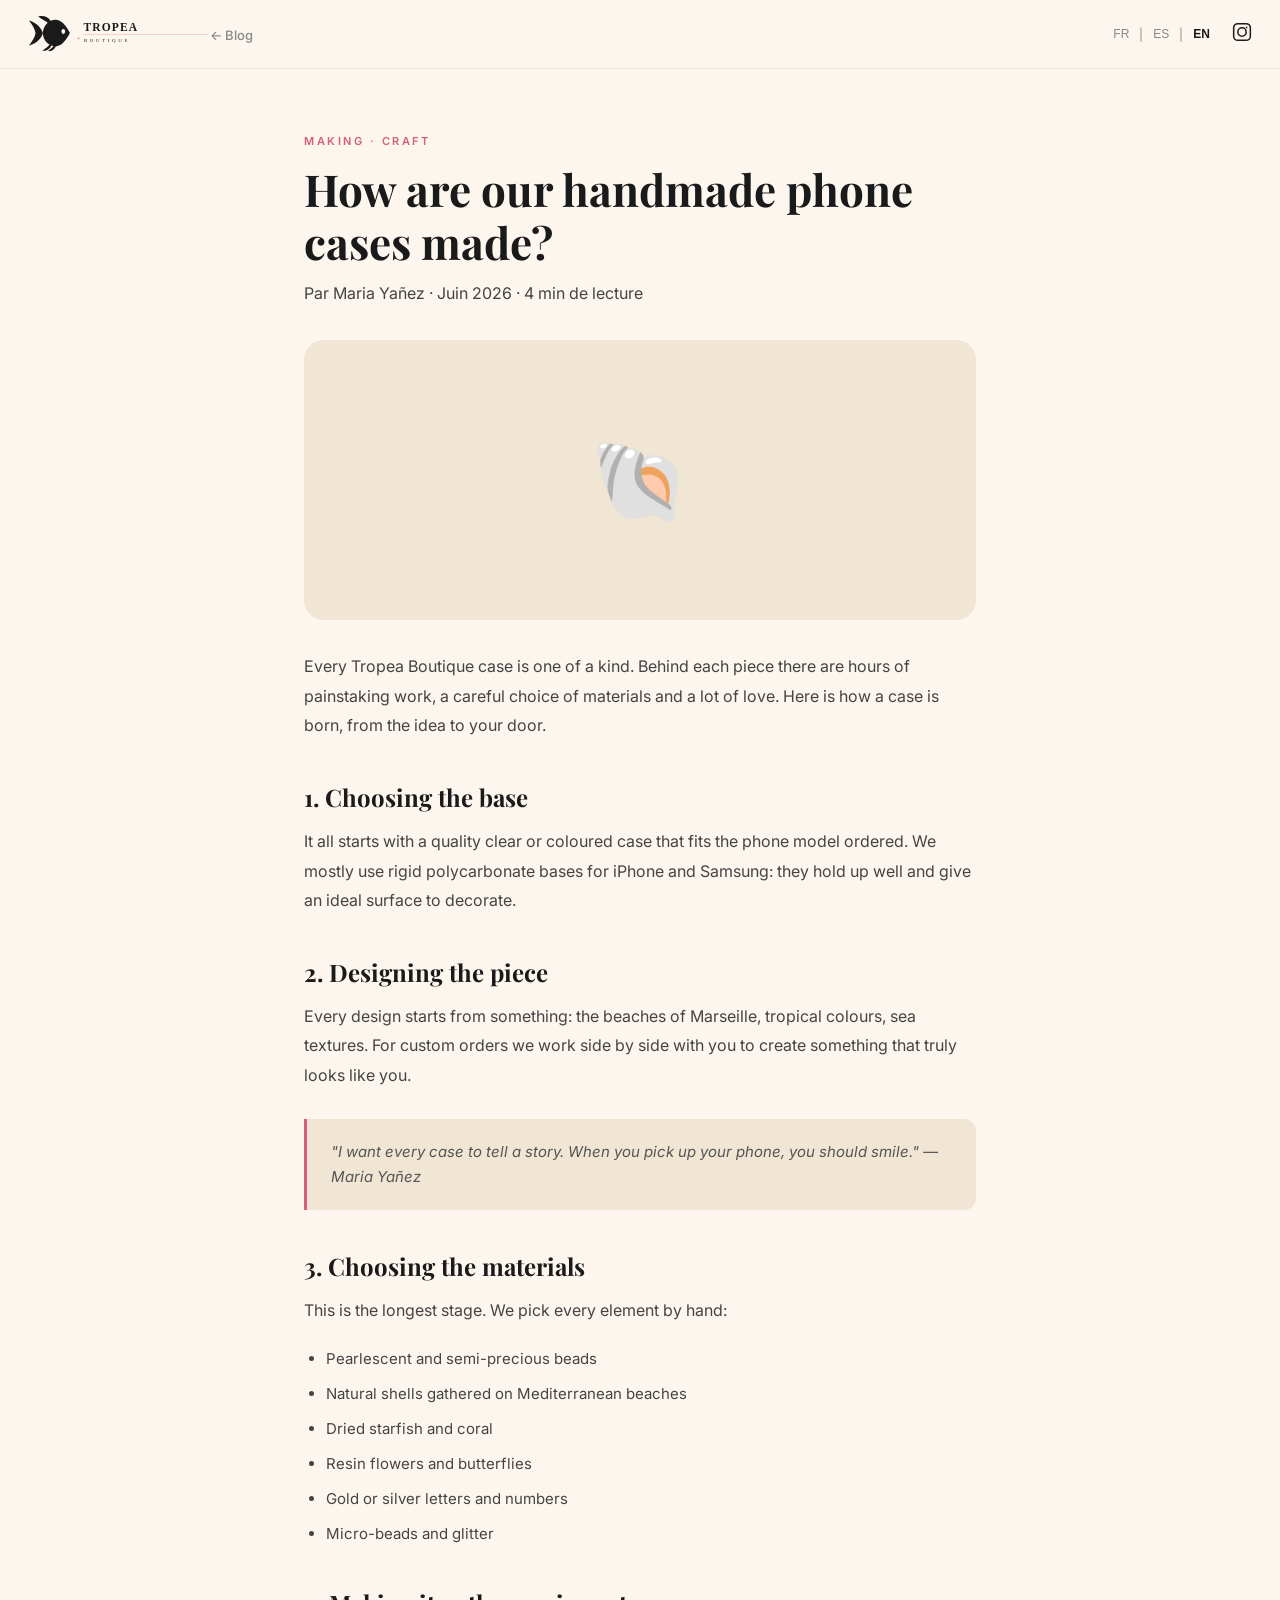
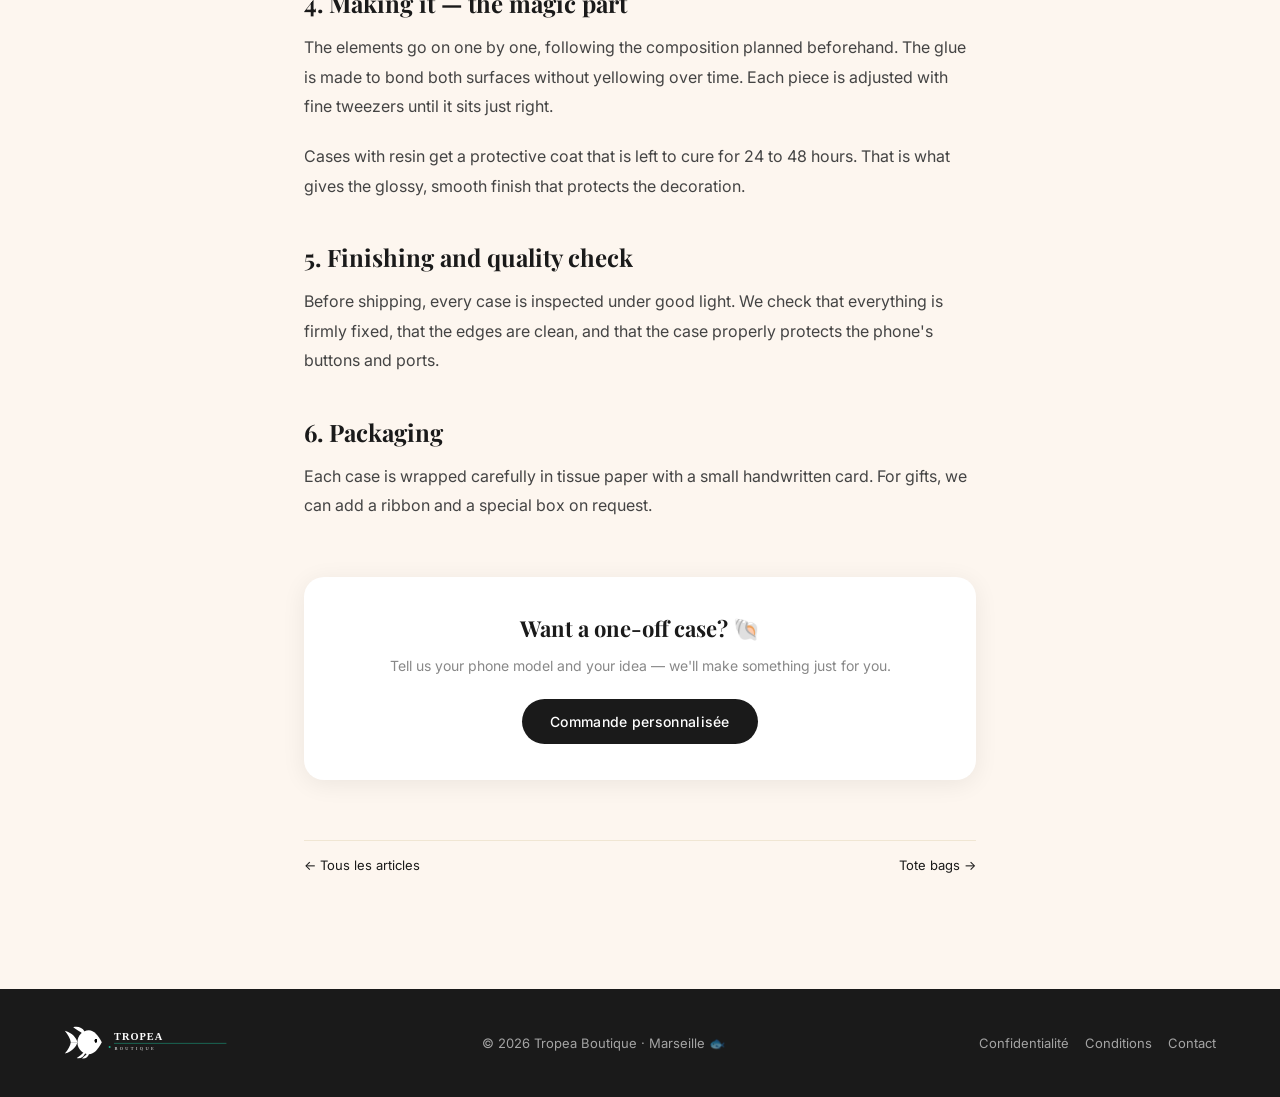
<file: blog/coques-telephone-faites-main-marseille.html>
<!DOCTYPE html>
<html lang="fr">
<head>
  <meta charset="UTF-8"/>
  <meta name="viewport" content="width=device-width, initial-scale=1.0"/>
  <title>Comment sont fabriquées nos coques de téléphone faites main — Tropea Boutique</title>
  <meta name="description" content="Découvrez le processus artisanal de création des coques de téléphone Tropea Boutique, faites main à Marseille avec perles, coquillages et résine."/>
  <meta property="og:title" content="Coques de téléphone faites main à Marseille — Tropea Boutique"/>
  <meta property="og:description" content="De la coque vierge à la pièce unique : notre processus artisanal étape par étape."/>
  <link rel="canonical" href="https://tropeaboutique.com/blog/coques-telephone-faites-main-marseille.html"/>
  <link rel="icon" href="../assets/logo.svg" type="image/svg+xml"/>
  <link rel="preconnect" href="https://fonts.googleapis.com"/>
  <link href="https://fonts.googleapis.com/css2?family=Playfair+Display:ital,wght@0,400;0,600;1,400&family=Inter:wght@300;400;500&display=swap" rel="stylesheet"/>
  <link rel="stylesheet" href="../style.css?v=20260906f"/>
  <style>
    .article-wrap { max-width: 720px; margin: 0 auto; padding: 60px 24px 100px; }
    .article-tag { font-size: 11px; font-weight: 600; letter-spacing: 2.5px; text-transform: uppercase; color: var(--pink-dark); }
    .article-wrap h1 { font-family: 'Playfair Display', serif; font-size: clamp(28px,5vw,44px); line-height: 1.2; margin: 14px 0 10px; }
    .article-meta { font-size: 13px; color: #aaa; margin-bottom: 40px; }
    .article-wrap h2 { font-family: 'Playfair Display', serif; font-size: 24px; margin: 40px 0 14px; }
    .article-wrap p { font-size: 16px; line-height: 1.85; color: #444; margin-bottom: 20px; }
    .article-wrap ul { padding-left: 22px; margin-bottom: 20px; }
    .article-wrap li { font-size: 15px; line-height: 1.8; color: #444; margin-bottom: 8px; }
    .article-img { background: var(--sand); border-radius: 20px; height: 280px; display: flex; align-items: center; justify-content: center; font-size: 80px; margin: 32px 0; }
    .article-highlight { background: var(--sand); border-left: 3px solid var(--pink-dark); padding: 20px 24px; border-radius: 0 12px 12px 0; margin: 28px 0; font-size: 15px; line-height: 1.7; color: #555; font-style: italic; }
    .cta-box { background: white; border-radius: 20px; padding: 36px; text-align: center; box-shadow: 0 4px 24px rgba(0,0,0,.07); margin-top: 56px; }
    .cta-box h3 { font-family: 'Playfair Display', serif; font-size: 22px; margin-bottom: 10px; }
    .cta-box p { color: #888; font-size: 14px; margin-bottom: 20px; }
    .blog-nav { display: flex; justify-content: space-between; align-items: center; padding: 16px 0; border-top: 1px solid var(--sand); margin-top: 60px; font-size: 13px; }
  </style>
  <script type="application/ld+json">
  {"@context":"https://schema.org","@type":"Article","headline":"Comment sont fabriquées nos coques de téléphone faites main ?","description":"Découvrez le processus artisanal de création des coques Tropea Boutique","author":{"@type":"Person","name":"Maria Yañez"},"publisher":{"@type":"Organization","name":"Tropea Boutique","url":"https://tropeaboutique.com"},"datePublished":"2026-06-01","dateModified":"2026-06-14"}
  </script>
</head>
<body>
  <nav class="nav">
    <a href="/" class="nav-logo"><img src="../assets/logo.svg" alt="Tropea Boutique" class="nav-logo-img"/></a>
    <div class="nav-links">
      <a href="./" style="font-size:13px;color:#888;font-weight:500">← Blog</a>
    </div>
    <div class="nav-langs" style="margin-left:auto;margin-right:16px">
      <button class="lang-btn" data-lang="fr">FR</button>
      <span class="lang-sep">|</span>
      <button class="lang-btn" data-lang="es">ES</button>
      <span class="lang-sep">|</span>
      <button class="lang-btn" data-lang="en">EN</button>
    </div>
    <a href="https://www.instagram.com/tropeaboutique" target="_blank" class="nav-ig">
      <svg width="20" height="20" viewBox="0 0 24 24" fill="none" stroke="currentColor" stroke-width="1.8"><rect x="2" y="2" width="20" height="20" rx="5"/><circle cx="12" cy="12" r="5"/><circle cx="17.5" cy="6.5" r="1" fill="currentColor" stroke="none"/></svg>
    </a>
  </nav>

  <article class="article-wrap">
    <span class="article-tag" data-fr="Création · Artisanat" data-es="Creación · Artesanía" data-en="Making · Craft">Création · Artisanat</span>
    <h1 data-fr="Comment sont fabriquées nos coques de téléphone faites main ?" data-es="¿Cómo se hacen nuestras fundas de móvil artesanales?" data-en="How are our handmade phone cases made?">Comment sont fabriquées nos coques de téléphone faites main ?</h1>
    <p class="article-meta">Par Maria Yañez · Juin 2026 · 4 min de lecture</p>

    <div class="article-img">🐚</div>

    <p data-fr="Chaque coque Tropea Boutique est une pièce unique. Derrière chaque création, il y a des heures de travail minutieux, une sélection rigoureuse des matériaux et beaucoup d&#x27;amour. Voici comment naît une coque, de l&#x27;idée à la livraison." data-es="Cada funda de Tropea Boutique es una pieza única. Detrás de cada creación hay horas de trabajo minucioso, una selección rigurosa de materiales y mucho amor. Así nace una funda, desde la idea hasta la entrega." data-en="Every Tropea Boutique case is one of a kind. Behind each piece there are hours of painstaking work, a careful choice of materials and a lot of love. Here is how a case is born, from the idea to your door.">Chaque coque Tropea Boutique est une pièce unique. Derrière chaque création, il y a des heures de travail minutieux, une sélection rigoureuse des matériaux et beaucoup d'amour. Voici comment naît une coque, de l'idée à la livraison.</p>

    <h2 data-fr="1. Le choix de la base" data-es="1. La elección de la base" data-en="1. Choosing the base">1. Le choix de la base</h2>
    <p data-fr="Tout commence par une coque transparente ou colorée de qualité, compatible avec le modèle de téléphone commandé. On utilise principalement des bases en polycarbonate rigide pour les iPhone et Samsung, qui offrent à la fois résistance et une surface idéale pour la décoration." data-es="Todo empieza por una funda transparente o de color, de calidad y compatible con el modelo de móvil que nos pidas. Usamos sobre todo bases de policarbonato rígido para iPhone y Samsung: aguantan bien y ofrecen una superficie ideal para decorar." data-en="It all starts with a quality clear or coloured case that fits the phone model ordered. We mostly use rigid polycarbonate bases for iPhone and Samsung: they hold up well and give an ideal surface to decorate.">Tout commence par une coque transparente ou colorée de qualité, compatible avec le modèle de téléphone commandé. On utilise principalement des bases en polycarbonate rigide pour les iPhone et Samsung, qui offrent à la fois résistance et une surface idéale pour la décoration.</p>

    <h2 data-fr="2. La conception du design" data-es="2. El diseño" data-en="2. Designing the piece">2. La conception du design</h2>
    <p data-fr="Chaque design naît d&#x27;une inspiration — les plages de Marseille, les couleurs des tropiques, les textures marines. Pour les commandes personnalisées, on travaille ensemble avec le client pour créer quelque chose qui lui ressemble vraiment." data-es="Cada diseño nace de una inspiración: las playas de Marsella, los colores del trópico, las texturas marinas. En los pedidos personalizados trabajamos codo con codo con el cliente para crear algo que de verdad se le parezca." data-en="Every design starts from something: the beaches of Marseille, tropical colours, sea textures. For custom orders we work side by side with you to create something that truly looks like you.">Chaque design naît d'une inspiration — les plages de Marseille, les couleurs des tropiques, les textures marines. Pour les commandes personnalisées, on travaille ensemble avec le client pour créer quelque chose qui lui ressemble vraiment.</p>

    <div class="article-highlight" data-fr="&quot;Je veux que chaque coque raconte une histoire. Quand tu tiens ton téléphone, tu dois sourire.&quot; — Maria Yañez" data-es="«Quiero que cada funda cuente una historia. Que al coger el móvil te salga una sonrisa.» — Maria Yañez" data-en="&quot;I want every case to tell a story. When you pick up your phone, you should smile.&quot; — Maria Yañez">
      "Je veux que chaque coque raconte une histoire. Quand tu tiens ton téléphone, tu dois sourire." — Maria Yañez
    </div>

    <h2 data-fr="3. La sélection des matériaux" data-es="3. La selección de materiales" data-en="3. Choosing the materials">3. La sélection des matériaux</h2>
    <p data-fr="C&#x27;est l&#x27;étape la plus longue. On sélectionne à la main chaque élément :" data-es="Es la etapa más larga. Elegimos a mano cada elemento:" data-en="This is the longest stage. We pick every element by hand:">C'est l'étape la plus longue. On sélectionne à la main chaque élément :</p>
    <ul>
      <li data-fr="Perles nacrées et semi-précieuses" data-es="Perlas nacaradas y semipreciosas" data-en="Pearlescent and semi-precious beads">Perles nacrées et semi-précieuses</li>
      <li data-fr="Coquillages naturels collectés sur les plages méditerranéennes" data-es="Conchas naturales recogidas en playas del Mediterráneo" data-en="Natural shells gathered on Mediterranean beaches">Coquillages naturels collectés sur les plages méditerranéennes</li>
      <li data-fr="Étoiles de mer et coraux séchés" data-es="Estrellas de mar y corales secos" data-en="Dried starfish and coral">Étoiles de mer et coraux séchés</li>
      <li data-fr="Fleurs et papillons en résine" data-es="Flores y mariposas de resina" data-en="Resin flowers and butterflies">Fleurs et papillons en résine</li>
      <li data-fr="Lettres et chiffres dorés ou argentés" data-es="Letras y números dorados o plateados" data-en="Gold or silver letters and numbers">Lettres et chiffres dorés ou argentés</li>
      <li data-fr="Micro-perles et paillettes" data-es="Microperlas y purpurina" data-en="Micro-beads and glitter">Micro-perles et paillettes</li>
    </ul>

    <h2 data-fr="4. La création — la partie magique" data-es="4. La creación, la parte mágica" data-en="4. Making it — the magic part">4. La création — la partie magique</h2>
    <p data-fr="Les éléments sont placés un par un sur la coque, en respectant la composition pensée en amont. La colle utilisée est spécialement conçue pour adhérer aux deux surfaces sans jaunit avec le temps. Chaque placement est ajusté à la pince fine pour un résultat parfait." data-es="Los elementos se colocan uno a uno sobre la funda, siguiendo la composición pensada de antemano. El pegamento está formulado para adherirse a ambas superficies sin amarillear con el tiempo. Cada pieza se ajusta con pinzas finas hasta que queda perfecta." data-en="The elements go on one by one, following the composition planned beforehand. The glue is made to bond both surfaces without yellowing over time. Each piece is adjusted with fine tweezers until it sits just right.">Les éléments sont placés un par un sur la coque, en respectant la composition pensée en amont. La colle utilisée est spécialement conçue pour adhérer aux deux surfaces sans jaunit avec le temps. Chaque placement est ajusté à la pince fine pour un résultat parfait.</p>
    <p data-fr="Pour les coques avec résine, une couche protectrice est appliquée et laissée à durcir pendant 24 à 48 heures. Cela donne ce fini brillant et lisse qui protège les éléments décoratifs." data-es="En las fundas con resina se aplica una capa protectora que se deja endurecer entre 24 y 48 horas. Es lo que da ese acabado brillante y liso que protege la decoración." data-en="Cases with resin get a protective coat that is left to cure for 24 to 48 hours. That is what gives the glossy, smooth finish that protects the decoration.">Pour les coques avec résine, une couche protectrice est appliquée et laissée à durcir pendant 24 à 48 heures. Cela donne ce fini brillant et lisse qui protège les éléments décoratifs.</p>

    <h2 data-fr="5. La finition et le contrôle qualité" data-es="5. Acabado y control de calidad" data-en="5. Finishing and quality check">5. La finition et le contrôle qualité</h2>
    <p data-fr="Avant l&#x27;expédition, chaque coque est inspectée sous bonne lumière. On vérifie que tous les éléments sont bien fixés, que les bords sont propres et que la coque protège correctement les boutons et les connecteurs du téléphone." data-es="Antes de enviarla, cada funda se revisa con buena luz. Comprobamos que todo esté bien sujeto, que los bordes estén limpios y que la funda proteja correctamente los botones y los conectores del móvil." data-en="Before shipping, every case is inspected under good light. We check that everything is firmly fixed, that the edges are clean, and that the case properly protects the phone&#x27;s buttons and ports.">Avant l'expédition, chaque coque est inspectée sous bonne lumière. On vérifie que tous les éléments sont bien fixés, que les bords sont propres et que la coque protège correctement les boutons et les connecteurs du téléphone.</p>

    <h2 data-fr="6. L&#x27;emballage" data-es="6. El empaquetado" data-en="6. Packaging">6. L'emballage</h2>
    <p data-fr="Chaque coque est emballée avec soin dans du papier de soie, accompagnée d&#x27;une petite carte manuscrite. Pour les cadeaux, on peut ajouter un ruban et une boîte spéciale sur demande." data-es="Cada funda se envuelve con cuidado en papel de seda y va acompañada de una pequeña tarjeta escrita a mano. Si es para regalo, podemos añadir un lazo y una caja especial si nos lo pides." data-en="Each case is wrapped carefully in tissue paper with a small handwritten card. For gifts, we can add a ribbon and a special box on request.">Chaque coque est emballée avec soin dans du papier de soie, accompagnée d'une petite carte manuscrite. Pour les cadeaux, on peut ajouter un ruban et une boîte spéciale sur demande.</p>

    <div class="cta-box">
      <h3 data-fr="Tu veux une coque unique ? 🐚" data-es="¿Quieres una funda única? 🐚" data-en="Want a one-off case? 🐚">Tu veux une coque unique ? 🐚</h3>
      <p data-fr="Dis-nous ton modèle de téléphone et ton idée — on crée quelque chose rien que pour toi." data-es="Dinos tu modelo de móvil y tu idea: creamos algo solo para ti." data-en="Tell us your phone model and your idea — we&#x27;ll make something just for you.">Dis-nous ton modèle de téléphone et ton idée — on crée quelque chose rien que pour toi.</p>
      <a href="../contacto.html" class="btn-primary" style="display:inline-flex">Commande personnalisée</a>
    </div>

    <nav class="blog-nav">
      <a href="./">← Tous les articles</a>
      <a href="tote-bag-peint-main.html">Tote bags →</a>
    </nav>
  </article>

  <footer class="footer">
    <div class="container footer-inner">
      <img src="../assets/logo.svg" alt="Tropea Boutique" class="footer-logo"/>
      <p>© 2026 Tropea Boutique · Marseille 🐟</p>
      <div class="footer-links" style="display:flex;gap:16px">
        <a href="../privacidad.html">Confidentialité</a>
        <a href="../terminos.html">Conditions</a>
        <a href="../contacto.html">Contact</a>
      </div>
    </div>
  </footer>
  <script src="../lang.js?v=20260906f"></script>
</body>
</html>
</file>
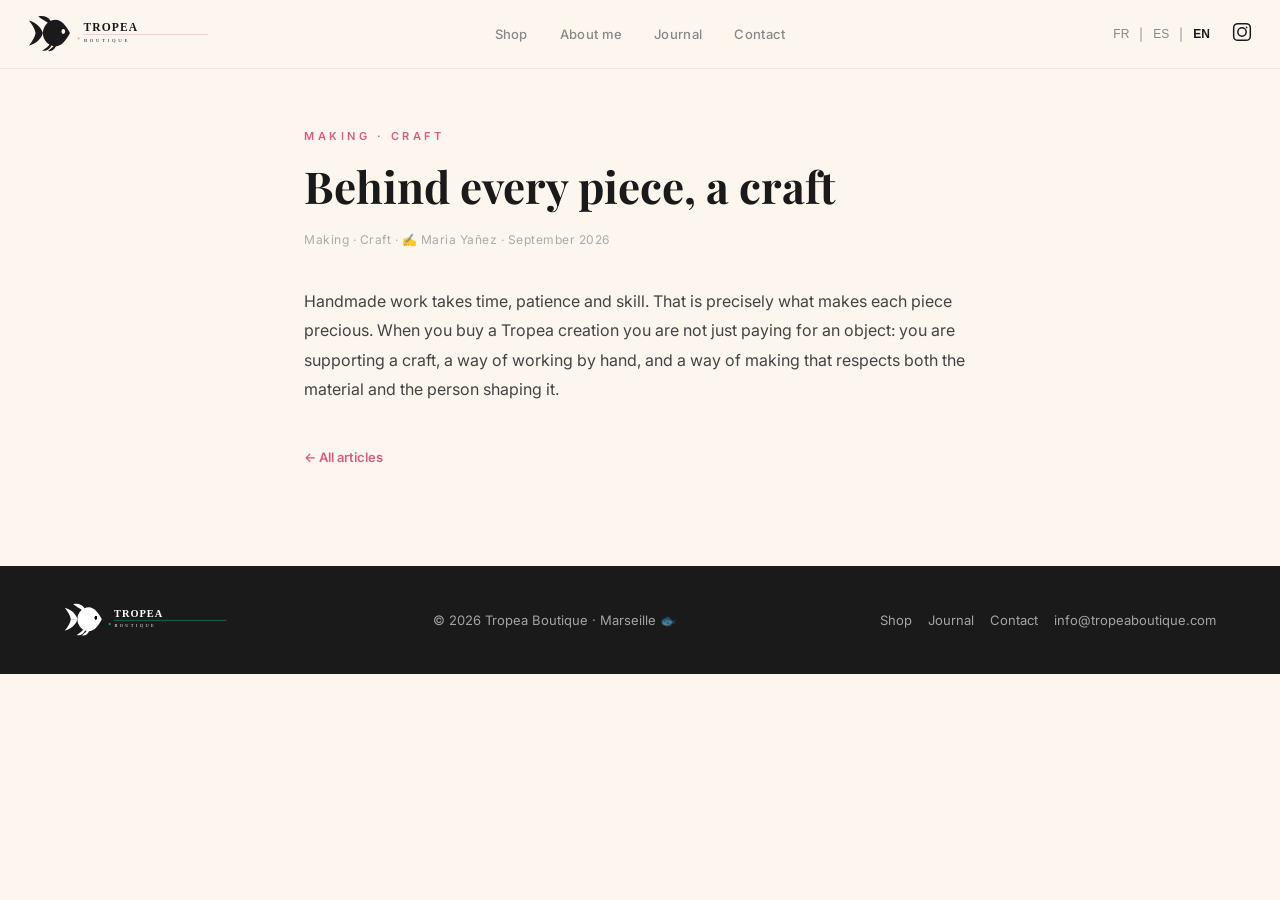
<file: blog/derriere-chaque-creation-un-savoir-faire.html>
<!DOCTYPE html>
<html lang="fr">
<head>
  <meta charset="UTF-8"/>
  <meta name="viewport" content="width=device-width, initial-scale=1.0"/>
  <title>Derrière chaque création, un savoir-faire — Tropea Boutique</title>
  <meta name="description" content="Le fait-main demande du temps, de la patience et de la maîtrise. C&#x27;est précisément ce qui rend chaque pièce précieuse. Quand vous achetez une création T…"/>
  <link rel="canonical" href="https://tropeaboutique.com/blog/derriere-chaque-creation-un-savoir-faire.html"/>
  <meta property="og:title" content="Derrière chaque création, un savoir-faire"/>
  <meta property="og:description" content="Le fait-main demande du temps, de la patience et de la maîtrise. C&#x27;est précisément ce qui rend chaque pièce précieuse. Quand vous achetez une création T…"/>
  <meta property="og:type" content="article"/>
  <meta property="og:url" content="https://tropeaboutique.com/blog/derriere-chaque-creation-un-savoir-faire.html"/>
  <link rel="icon" href="../assets/logo.svg" type="image/svg+xml"/>
  <link rel="preconnect" href="https://fonts.googleapis.com"/>
  <link href="https://fonts.googleapis.com/css2?family=Playfair+Display:ital,wght@0,400;0,600;1,400&family=Inter:wght@300;400;500&display=swap" rel="stylesheet"/>
  <link rel="stylesheet" href="../style.css?v=20260906f"/>
  <style>
    .post-wrap{max-width:720px;margin:0 auto;padding:60px 24px 100px}
    .post-wrap h1{font-family:'Playfair Display',serif;font-size:clamp(28px,5vw,44px);line-height:1.15;margin-bottom:20px}
    .post-meta{font-size:12px;color:#aaa;margin-bottom:40px;letter-spacing:.5px}
    .post-body{font-size:16px;line-height:1.85;color:#444}
    .post-body p{margin-bottom:20px}
    .post-back{display:inline-block;margin-top:24px;font-size:13px;font-weight:600;color:var(--pink-dark)}
  </style>
</head>
<body>
  <nav class="nav">
    <a href="/" class="nav-logo"><img src="../assets/logo.svg" alt="Tropea Boutique" class="nav-logo-img"/></a>
    <div class="nav-center-links">
      <a href="/" class="nav-link" data-fr="Boutique" data-es="Tienda" data-en="Shop">Boutique</a>
      <a href="../sobre-mi.html" class="nav-link" data-fr="Qui suis-je" data-es="Sobre mí" data-en="About me">Qui suis-je</a>
      <a href="./" class="nav-link" data-fr="Journal" data-es="Blog" data-en="Journal">Journal</a>
      <a href="../contacto.html" class="nav-link" data-fr="Contact" data-es="Contacto" data-en="Contact">Contact</a>
    </div>
    <div class="nav-right">
      <div class="nav-langs">
        <button class="lang-btn" data-lang="fr">FR</button>
        <span class="lang-sep">|</span>
        <button class="lang-btn" data-lang="es">ES</button>
        <span class="lang-sep">|</span>
        <button class="lang-btn" data-lang="en">EN</button>
      </div>
      <a href="https://www.instagram.com/tropeaboutique" target="_blank" class="nav-ig">
        <svg width="20" height="20" viewBox="0 0 24 24" fill="none" stroke="currentColor" stroke-width="1.8"><rect x="2" y="2" width="20" height="20" rx="5"/><circle cx="12" cy="12" r="5"/><circle cx="17.5" cy="6.5" r="1" fill="currentColor" stroke="none"/></svg>
      </a>
    </div>
  </nav>
  <div class="post-wrap">
    <span class="hero-label" style="display:block;margin-bottom:18px" data-fr="Création · Artisanat" data-es="Creación · Artesanía" data-en="Making · Craft">Création · Artisanat</span>
    <h1 data-fr="Derrière chaque création, un savoir-faire" data-es="Detrás de cada creación hay un oficio" data-en="Behind every piece, a craft">Derrière chaque création, un savoir-faire</h1>
    <p class="post-meta" data-fr="Création · Artisanat · ✍️ Maria Yañez · Septembre 2026" data-es="Creación · Artesanía · ✍️ Maria Yañez · Septiembre 2026" data-en="Making · Craft · ✍️ Maria Yañez · September 2026">Création · Artisanat · ✍️ Maria Yañez · Septembre 2026</p>
    <div class="post-body">
      <p data-fr="Le fait-main demande du temps, de la patience et de la maîtrise. C&#x27;est précisément ce qui rend chaque pièce précieuse. Quand vous achetez une création Tropea, vous ne payez pas seulement un objet : vous soutenez un savoir-faire, une démarche artisanale, et une façon de créer qui respecte à la fois la matière et la personne qui la façonne." data-es="Lo hecho a mano exige tiempo, paciencia y oficio. Es justo eso lo que hace valiosa cada pieza. Cuando compras una creación de Tropea no pagas solo un objeto: sostienes un oficio, una forma artesanal de trabajar y una manera de crear que respeta tanto el material como a la persona que lo trabaja." data-en="Handmade work takes time, patience and skill. That is precisely what makes each piece precious. When you buy a Tropea creation you are not just paying for an object: you are supporting a craft, a way of working by hand, and a way of making that respects both the material and the person shaping it.">Le fait-main demande du temps, de la patience et de la maîtrise. C&#x27;est précisément ce qui rend chaque pièce précieuse. Quand vous achetez une création Tropea, vous ne payez pas seulement un objet : vous soutenez un savoir-faire, une démarche artisanale, et une façon de créer qui respecte à la fois la matière et la personne qui la façonne.</p>
    </div>
    <a href="./" class="post-back" data-fr="← Tous les articles" data-es="← Todos los artículos" data-en="← All articles">← Tous les articles</a>
  </div>
  <footer class="footer"><div class="container footer-inner">
    <img src="../assets/logo.svg" alt="Tropea Boutique" class="footer-logo"/>
    <p>© 2026 Tropea Boutique · Marseille 🐟</p>
    <div class="footer-links" style="display:flex;gap:16px;flex-wrap:wrap">
      <a href="/" data-fr="Boutique" data-es="Tienda" data-en="Shop">Boutique</a>
      <a href="./" data-fr="Journal" data-es="Blog" data-en="Journal">Journal</a>
      <a href="../contacto.html" data-fr="Contact" data-es="Contacto" data-en="Contact">Contact</a>
      <a href="mailto:info@tropeaboutique.com">info@tropeaboutique.com</a>
    </div>
  </div></footer>
  <script src="../lang.js?v=20260906f"></script>
</body>
</html>
</file>
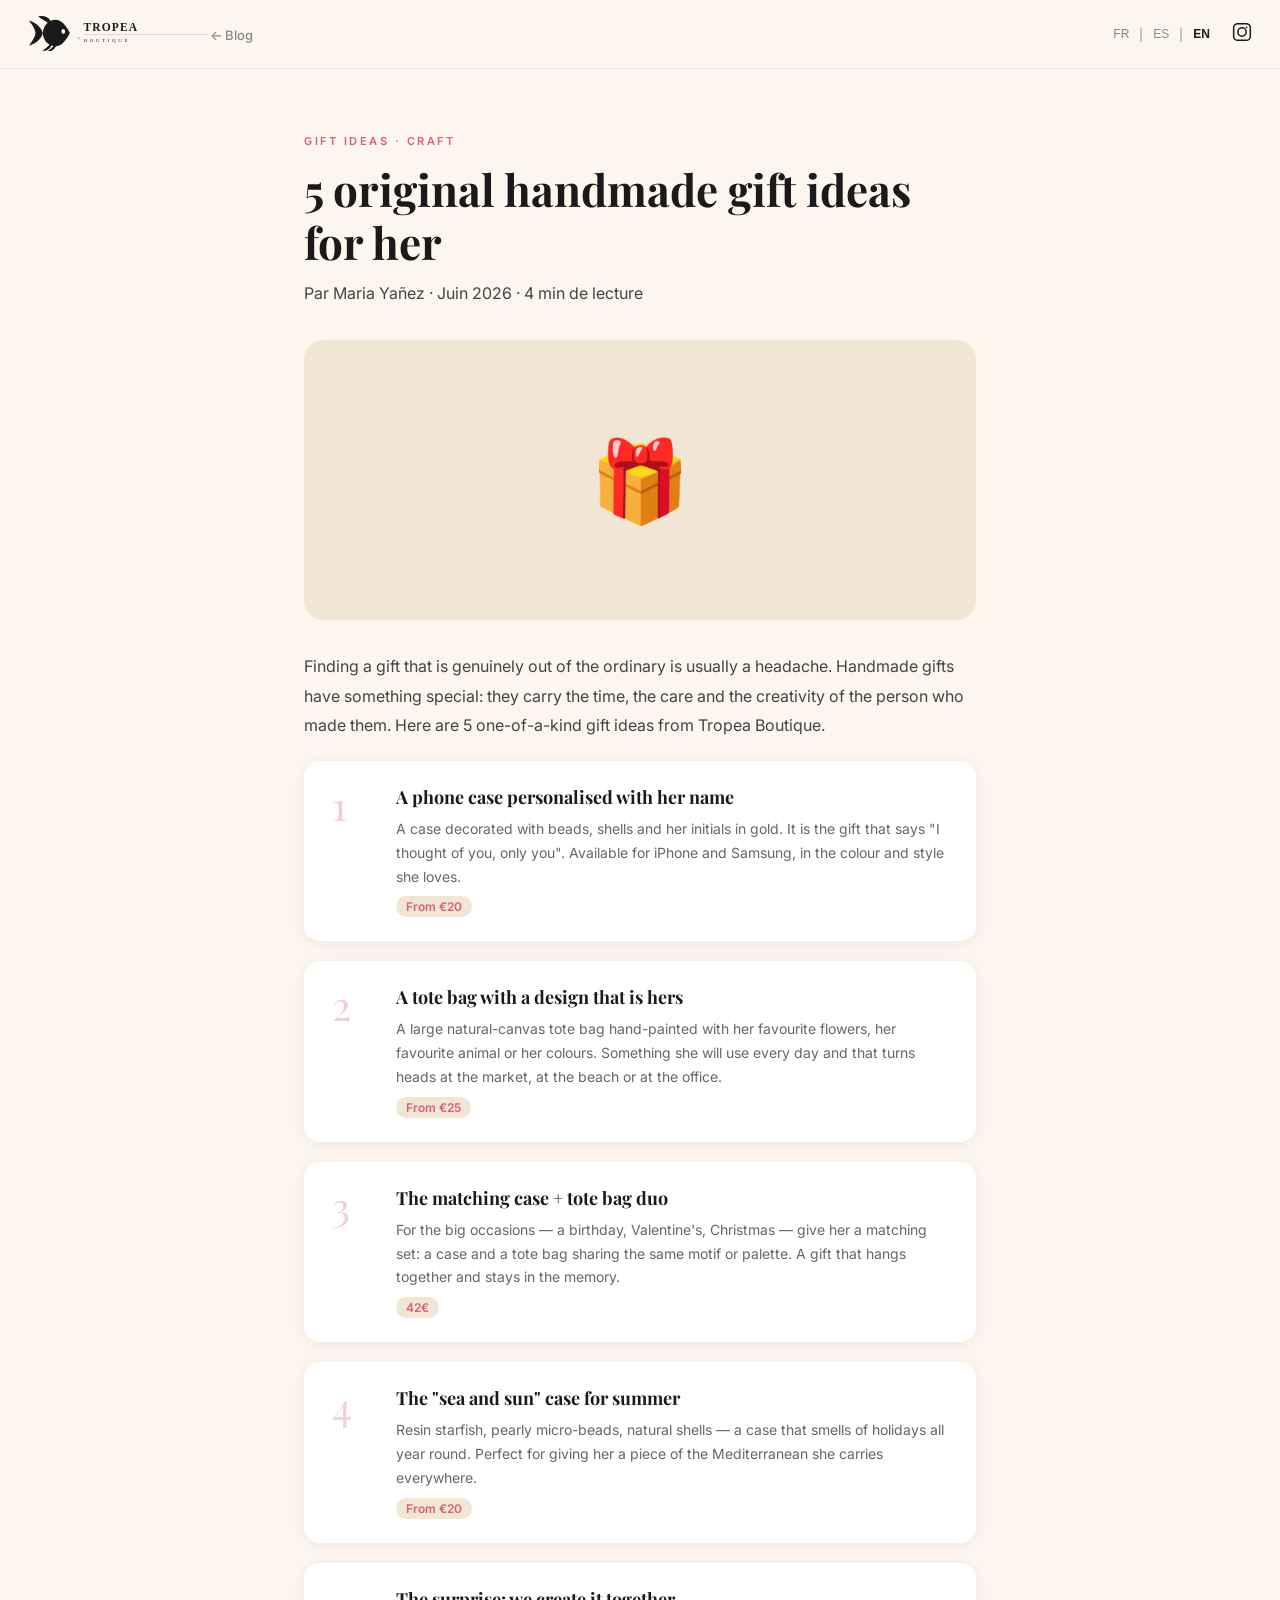
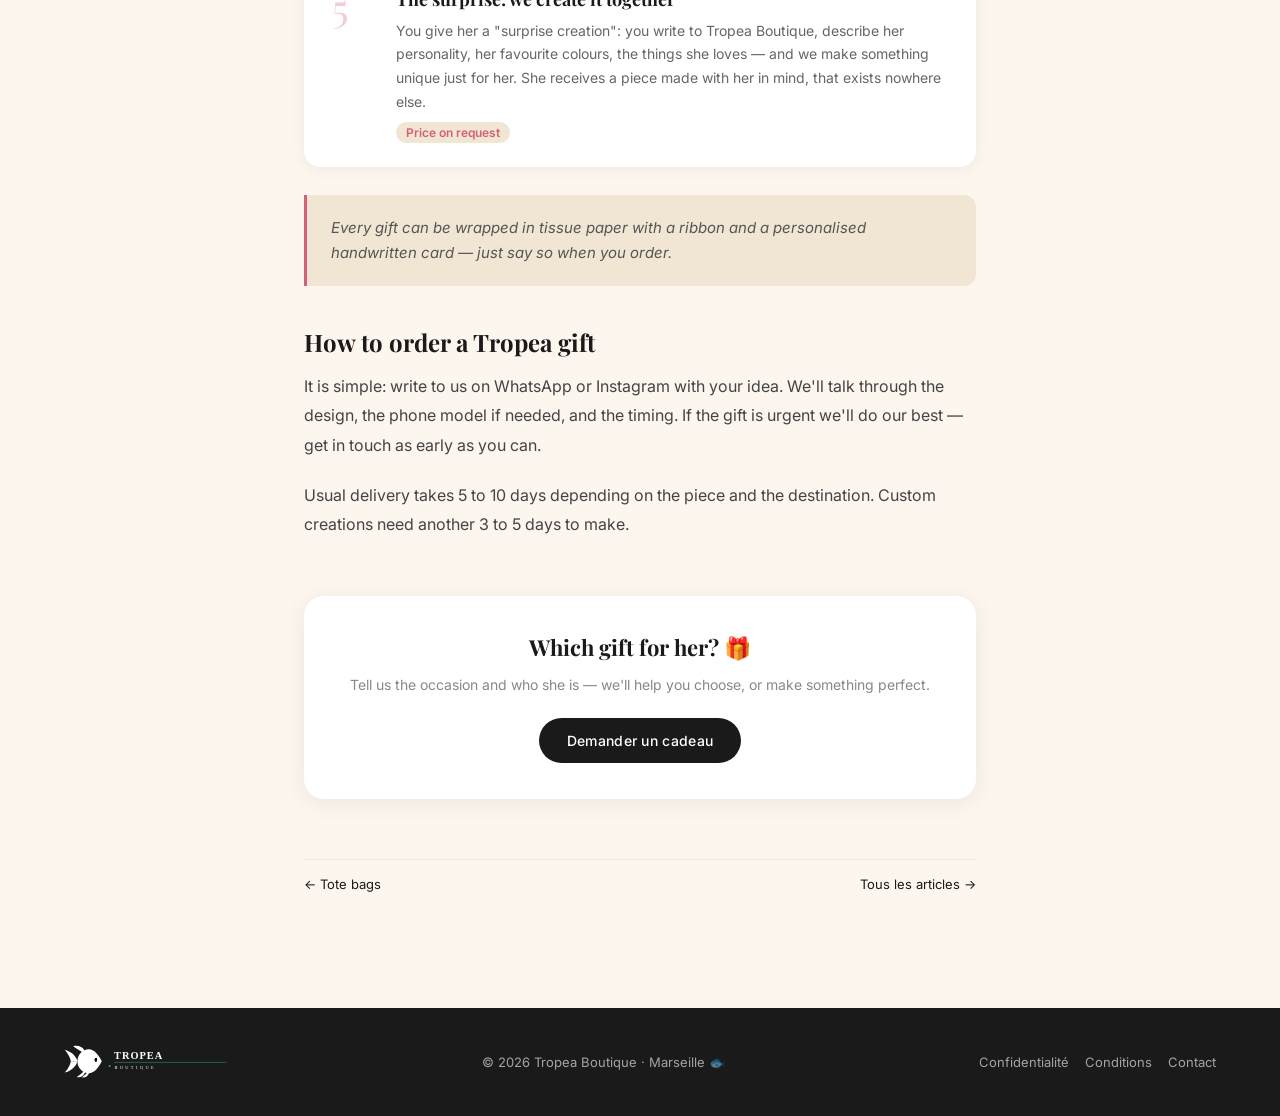
<file: blog/idee-cadeau-unique.html>
<!DOCTYPE html>
<html lang="fr">
<head>
  <meta charset="UTF-8"/>
  <meta name="viewport" content="width=device-width, initial-scale=1.0"/>
  <title>5 idées cadeaux originaux faits main pour elle — Tropea Boutique</title>
  <meta name="description" content="Trouver un cadeau original pour elle ? Découvrez 5 idées de cadeaux faits main uniques : coques personnalisées, tote bags peints et accessoires artisanaux."/>
  <meta property="og:title" content="5 idées cadeaux originaux faits main — Tropea Boutique"/>
  <link rel="canonical" href="https://tropeaboutique.com/blog/idee-cadeau-unique.html"/>
  <link rel="icon" href="../assets/logo.svg" type="image/svg+xml"/>
  <link rel="preconnect" href="https://fonts.googleapis.com"/>
  <link href="https://fonts.googleapis.com/css2?family=Playfair+Display:ital,wght@0,400;0,600;1,400&family=Inter:wght@300;400;500&display=swap" rel="stylesheet"/>
  <link rel="stylesheet" href="../style.css?v=20260906f"/>
  <style>
    .article-wrap { max-width: 720px; margin: 0 auto; padding: 60px 24px 100px; }
    .article-tag { font-size: 11px; font-weight: 600; letter-spacing: 2.5px; text-transform: uppercase; color: var(--pink-dark); }
    .article-wrap h1 { font-family: 'Playfair Display', serif; font-size: clamp(28px,5vw,44px); line-height: 1.2; margin: 14px 0 10px; }
    .article-meta { font-size: 13px; color: #aaa; margin-bottom: 40px; }
    .article-wrap h2 { font-family: 'Playfair Display', serif; font-size: 24px; margin: 40px 0 14px; }
    .article-wrap p { font-size: 16px; line-height: 1.85; color: #444; margin-bottom: 20px; }
    .article-img { background: var(--sand); border-radius: 20px; height: 280px; display: flex; align-items: center; justify-content: center; font-size: 80px; margin: 32px 0; }
    .article-highlight { background: var(--sand); border-left: 3px solid var(--pink-dark); padding: 20px 24px; border-radius: 0 12px 12px 0; margin: 28px 0; font-size: 15px; line-height: 1.7; color: #555; font-style: italic; }
    .cta-box { background: white; border-radius: 20px; padding: 36px; text-align: center; box-shadow: 0 4px 24px rgba(0,0,0,.07); margin-top: 56px; }
    .cta-box h3 { font-family: 'Playfair Display', serif; font-size: 22px; margin-bottom: 10px; }
    .cta-box p { color: #888; font-size: 14px; margin-bottom: 20px; }
    .blog-nav { display: flex; justify-content: space-between; align-items: center; padding: 16px 0; border-top: 1px solid var(--sand); margin-top: 60px; font-size: 13px; }
    .idea-card { background: white; border-radius: 16px; padding: 24px 28px; box-shadow: 0 2px 16px rgba(0,0,0,.06); margin: 20px 0; display: flex; gap: 20px; align-items: flex-start; }
    .idea-num { font-family: 'Playfair Display', serif; font-size: 40px; color: var(--pink-dark); opacity: .3; line-height: 1; min-width: 44px; }
    .idea-text h3 { font-family: 'Playfair Display', serif; font-size: 18px; margin-bottom: 8px; }
    .idea-text p { font-size: 14px; color: #666; line-height: 1.7; margin: 0; }
    .price-tag { display: inline-block; background: var(--sand); padding: 3px 10px; border-radius: 20px; font-size: 12px; font-weight: 600; color: var(--pink-dark); margin-top: 8px; }
  </style>
  <script type="application/ld+json">
  {"@context":"https://schema.org","@type":"Article","headline":"5 idées cadeaux originaux faits main pour elle","description":"Trouver un cadeau original ? Coques personnalisées, tote bags peints et accessoires artisanaux Tropea Boutique.","author":{"@type":"Person","name":"Maria Yañez"},"publisher":{"@type":"Organization","name":"Tropea Boutique","url":"https://tropeaboutique.com"},"datePublished":"2026-06-10","dateModified":"2026-06-14"}
  </script>
</head>
<body>
  <nav class="nav">
    <a href="/" class="nav-logo"><img src="../assets/logo.svg" alt="Tropea Boutique" class="nav-logo-img"/></a>
    <div class="nav-links">
      <a href="./" style="font-size:13px;color:#888;font-weight:500">← Blog</a>
    </div>
    <div class="nav-langs" style="margin-left:auto;margin-right:16px">
      <button class="lang-btn" data-lang="fr">FR</button>
      <span class="lang-sep">|</span>
      <button class="lang-btn" data-lang="es">ES</button>
      <span class="lang-sep">|</span>
      <button class="lang-btn" data-lang="en">EN</button>
    </div>
    <a href="https://www.instagram.com/tropeaboutique" target="_blank" class="nav-ig">
      <svg width="20" height="20" viewBox="0 0 24 24" fill="none" stroke="currentColor" stroke-width="1.8"><rect x="2" y="2" width="20" height="20" rx="5"/><circle cx="12" cy="12" r="5"/><circle cx="17.5" cy="6.5" r="1" fill="currentColor" stroke="none"/></svg>
    </a>
  </nav>

  <article class="article-wrap">
    <span class="article-tag" data-fr="Idées cadeaux · Artisanat" data-es="Ideas de regalo · Artesanía" data-en="Gift ideas · Craft">Idées cadeaux · Artisanat</span>
    <h1 data-fr="5 idées cadeaux originaux faits main pour elle" data-es="5 ideas de regalo originales y hechas a mano para ella" data-en="5 original handmade gift ideas for her">5 idées cadeaux originaux faits main pour elle</h1>
    <p class="article-meta">Par Maria Yañez · Juin 2026 · 4 min de lecture</p>

    <div class="article-img">🎁</div>

    <p data-fr="Trouver un cadeau original, qui sort vraiment de l&#x27;ordinaire, c&#x27;est souvent un casse-tête. Les cadeaux faits main ont quelque chose de spécial : ils portent en eux le temps, le soin et la créativité de leur créateur. Voici 5 idées de cadeaux uniques signés Tropea Boutique." data-es="Encontrar un regalo original, de los que se salen de lo de siempre, suele ser un quebradero de cabeza. Los regalos hechos a mano tienen algo especial: llevan dentro el tiempo, el cuidado y la creatividad de quien los hace. Aquí van 5 ideas de regalo únicas firmadas por Tropea Boutique." data-en="Finding a gift that is genuinely out of the ordinary is usually a headache. Handmade gifts have something special: they carry the time, the care and the creativity of the person who made them. Here are 5 one-of-a-kind gift ideas from Tropea Boutique.">Trouver un cadeau original, qui sort vraiment de l'ordinaire, c'est souvent un casse-tête. Les cadeaux faits main ont quelque chose de spécial : ils portent en eux le temps, le soin et la créativité de leur créateur. Voici 5 idées de cadeaux uniques signés Tropea Boutique.</p>

    <div class="idea-card">
      <span class="idea-num">1</span>
      <div class="idea-text">
        <h3 data-fr="La coque de téléphone personnalisée avec son prénom" data-es="La funda de móvil personalizada con su nombre" data-en="A phone case personalised with her name">La coque de téléphone personnalisée avec son prénom</h3>
        <p data-fr="Une coque décorée de perles, coquillages et de ses initiales dorées. C&#x27;est le cadeau qui dit &quot;je t&#x27;ai pensé, rien que toi&quot;. Disponible pour iPhone et Samsung, dans la couleur et le style qu&#x27;elle aime." data-es="Una funda decorada con perlas, conchas y sus iniciales en dorado. Es el regalo que dice «he pensado en ti, solo en ti». Disponible para iPhone y Samsung, en el color y el estilo que le gusten." data-en="A case decorated with beads, shells and her initials in gold. It is the gift that says &quot;I thought of you, only you&quot;. Available for iPhone and Samsung, in the colour and style she loves.">Une coque décorée de perles, coquillages et de ses initiales dorées. C'est le cadeau qui dit "je t'ai pensé, rien que toi". Disponible pour iPhone et Samsung, dans la couleur et le style qu'elle aime.</p>
        <span class="price-tag" data-fr="À partir de 20€" data-es="Desde 20 €" data-en="From €20">À partir de 20€</span>
      </div>
    </div>

    <div class="idea-card">
      <span class="idea-num">2</span>
      <div class="idea-text">
        <h3 data-fr="Le tote bag avec un motif qui lui ressemble" data-es="El tote bag con un motivo que la represente" data-en="A tote bag with a design that is hers">Le tote bag avec un motif qui lui ressemble</h3>
        <p data-fr="Un grand tote bag en toile naturelle peint à la main avec ses fleurs préférées, son animal fétiche ou ses couleurs. Un accessoire qu&#x27;elle utilisera tous les jours et qui attirera les regards au marché, à la plage ou au bureau." data-es="Un tote bag grande de lona natural pintado a mano con sus flores preferidas, su animal favorito o sus colores. Un accesorio que usará a diario y que llamará la atención en el mercado, en la playa o en la oficina." data-en="A large natural-canvas tote bag hand-painted with her favourite flowers, her favourite animal or her colours. Something she will use every day and that turns heads at the market, at the beach or at the office.">Un grand tote bag en toile naturelle peint à la main avec ses fleurs préférées, son animal fétiche ou ses couleurs. Un accessoire qu'elle utilisera tous les jours et qui attirera les regards au marché, à la plage ou au bureau.</p>
        <span class="price-tag" data-fr="À partir de 25€" data-es="Desde 25 €" data-en="From €25">À partir de 25€</span>
      </div>
    </div>

    <div class="idea-card">
      <span class="idea-num">3</span>
      <div class="idea-text">
        <h3 data-fr="Le duo coque + tote bag assorti" data-es="El dúo funda + tote bag a juego" data-en="The matching case + tote bag duo">Le duo coque + tote bag assorti</h3>
        <p data-fr="Pour les grandes occasions — anniversaire, Saint-Valentin, Noël — offre-lui un set coordonné : une coque et un tote bag avec le même motif ou la même palette. Un cadeau cohérent et mémorable." data-es="Para las grandes ocasiones —cumpleaños, San Valentín, Navidad— regálale un conjunto a juego: una funda y un tote bag con el mismo motivo o la misma paleta. Un regalo redondo y de los que se recuerdan." data-en="For the big occasions — a birthday, Valentine&#x27;s, Christmas — give her a matching set: a case and a tote bag sharing the same motif or palette. A gift that hangs together and stays in the memory.">Pour les grandes occasions — anniversaire, Saint-Valentin, Noël — offre-lui un set coordonné : une coque et un tote bag avec le même motif ou la même palette. Un cadeau cohérent et mémorable.</p>
        <span class="price-tag">42€</span>
      </div>
    </div>

    <div class="idea-card">
      <span class="idea-num">4</span>
      <div class="idea-text">
        <h3 data-fr="La coque &quot;mer et soleil&quot; pour l&#x27;été" data-es="La funda «mar y sol» para el verano" data-en="The &quot;sea and sun&quot; case for summer">La coque "mer et soleil" pour l'été</h3>
        <p data-fr="Étoiles de mer en résine, micro-perles nacrées, coquillages naturels — une coque qui sent les vacances toute l&#x27;année. Parfaite pour lui offrir un morceau de Méditerranée qu&#x27;elle emporte partout." data-es="Estrellas de mar en resina, microperlas nacaradas, conchas naturales: una funda que huele a vacaciones todo el año. Perfecta para regalarle un trocito de Mediterráneo que se lleva a todas partes." data-en="Resin starfish, pearly micro-beads, natural shells — a case that smells of holidays all year round. Perfect for giving her a piece of the Mediterranean she carries everywhere.">Étoiles de mer en résine, micro-perles nacrées, coquillages naturels — une coque qui sent les vacances toute l'année. Parfaite pour lui offrir un morceau de Méditerranée qu'elle emporte partout.</p>
        <span class="price-tag" data-fr="À partir de 20€" data-es="Desde 20 €" data-en="From €20">À partir de 20€</span>
      </div>
    </div>

    <div class="idea-card">
      <span class="idea-num">5</span>
      <div class="idea-text">
        <h3 data-fr="La surprise : on crée ensemble" data-es="La sorpresa: lo creamos juntos" data-en="The surprise: we create it together">La surprise : on crée ensemble</h3>
        <p data-fr="Tu lui offres une &quot;création surprise&quot; : contact Tropea Boutique, tu décris sa personnalité, ses couleurs préférées, ce qu&#x27;elle aime — et on crée quelque chose d&#x27;unique rien que pour elle. Elle reçoit une pièce pensée pour elle, jamais vu nulle part ailleurs." data-es="Le regalas una «creación sorpresa»: escribes a Tropea Boutique, nos cuentas cómo es ella, sus colores preferidos, lo que le gusta, y creamos algo único solo para ella. Recibe una pieza pensada a su medida, que no existe en ningún otro sitio." data-en="You give her a &quot;surprise creation&quot;: you write to Tropea Boutique, describe her personality, her favourite colours, the things she loves — and we make something unique just for her. She receives a piece made with her in mind, that exists nowhere else.">Tu lui offres une "création surprise" : contact Tropea Boutique, tu décris sa personnalité, ses couleurs préférées, ce qu'elle aime — et on crée quelque chose d'unique rien que pour elle. Elle reçoit une pièce pensée pour elle, jamais vu nulle part ailleurs.</p>
        <span class="price-tag" data-fr="Sur devis" data-es="Presupuesto a medida" data-en="Price on request">Sur devis</span>
      </div>
    </div>

    <div class="article-highlight" data-fr="Tous nos cadeaux peuvent être emballés avec du papier de soie, un ruban et une carte manuscrite personnalisée — il suffit de le préciser au moment de la commande." data-es="Todos nuestros regalos se pueden envolver con papel de seda, un lazo y una tarjeta escrita a mano personalizada: basta con decirlo al hacer el pedido." data-en="Every gift can be wrapped in tissue paper with a ribbon and a personalised handwritten card — just say so when you order.">
      Tous nos cadeaux peuvent être emballés avec du papier de soie, un ruban et une carte manuscrite personnalisée — il suffit de le préciser au moment de la commande.
    </div>

    <h2 data-fr="Comment commander un cadeau Tropea ?" data-es="¿Cómo se encarga un regalo de Tropea?" data-en="How to order a Tropea gift">Comment commander un cadeau Tropea ?</h2>
    <p data-fr="C&#x27;est simple : contacte-nous sur WhatsApp ou Instagram avec ton idée. On discute ensemble du design, du modèle de téléphone si besoin, et des délais. Pour les cadeaux urgents, on fait de notre mieux — contacte-nous le plus tôt possible !" data-es="Es sencillo: escríbenos por WhatsApp o Instagram con tu idea. Hablamos del diseño, del modelo de móvil si hace falta y de los plazos. Si el regalo corre prisa, hacemos lo posible: escríbenos cuanto antes." data-en="It is simple: write to us on WhatsApp or Instagram with your idea. We&#x27;ll talk through the design, the phone model if needed, and the timing. If the gift is urgent we&#x27;ll do our best — get in touch as early as you can.">C'est simple : contacte-nous sur WhatsApp ou Instagram avec ton idée. On discute ensemble du design, du modèle de téléphone si besoin, et des délais. Pour les cadeaux urgents, on fait de notre mieux — contacte-nous le plus tôt possible !</p>
    <p data-fr="Les délais habituels sont de 5 à 10 jours selon la pièce et la destination. Pour les créations personnalisées, compter 3 à 5 jours supplémentaires de fabrication." data-es="Los plazos habituales van de 5 a 10 días según la pieza y el destino. En las creaciones personalizadas hay que contar de 3 a 5 días más de elaboración." data-en="Usual delivery takes 5 to 10 days depending on the piece and the destination. Custom creations need another 3 to 5 days to make.">Les délais habituels sont de 5 à 10 jours selon la pièce et la destination. Pour les créations personnalisées, compter 3 à 5 jours supplémentaires de fabrication.</p>

    <div class="cta-box">
      <h3 data-fr="Quel cadeau pour elle ? 🎁" data-es="¿Qué le regalo? 🎁" data-en="Which gift for her? 🎁">Quel cadeau pour elle ? 🎁</h3>
      <p data-fr="Dis-nous l&#x27;occasion et la personne — on t&#x27;aide à choisir ou on crée quelque chose de parfait." data-es="Cuéntanos la ocasión y cómo es ella: te ayudamos a elegir o creamos algo perfecto." data-en="Tell us the occasion and who she is — we&#x27;ll help you choose, or make something perfect.">Dis-nous l'occasion et la personne — on t'aide à choisir ou on crée quelque chose de parfait.</p>
      <a href="../contacto.html" class="btn-primary" style="display:inline-flex">Demander un cadeau</a>
    </div>

    <nav class="blog-nav">
      <a href="tote-bag-peint-main.html">← Tote bags</a>
      <a href="./">Tous les articles →</a>
    </nav>
  </article>

  <footer class="footer">
    <div class="container footer-inner">
      <img src="../assets/logo.svg" alt="Tropea Boutique" class="footer-logo"/>
      <p>© 2026 Tropea Boutique · Marseille 🐟</p>
      <div class="footer-links" style="display:flex;gap:16px">
        <a href="../privacidad.html">Confidentialité</a>
        <a href="../terminos.html">Conditions</a>
        <a href="../contacto.html">Contact</a>
      </div>
    </div>
  </footer>
  <script src="../lang.js?v=20260906f"></script>
</body>
</html>
</file>
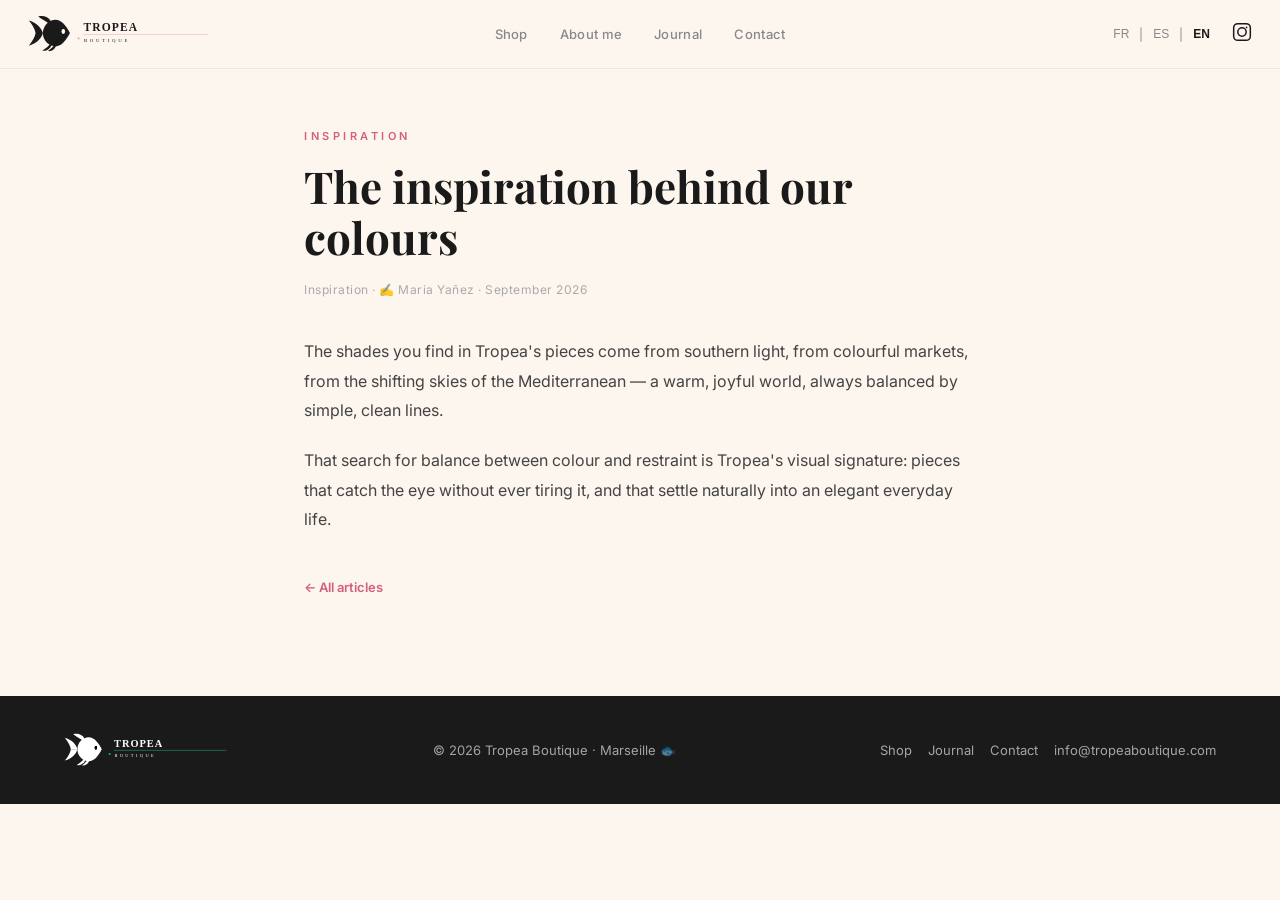
<file: blog/l-inspiration-derriere-nos-couleurs.html>
<!DOCTYPE html>
<html lang="fr">
<head>
  <meta charset="UTF-8"/>
  <meta name="viewport" content="width=device-width, initial-scale=1.0"/>
  <title>L&#x27;inspiration derrière nos couleurs — Tropea Boutique</title>
  <meta name="description" content="Les teintes que l&#x27;on retrouve dans les créations Tropea s&#x27;inspirent de la lumière du sud, des marchés colorés, des ciels changeants de la Méditerranée —…"/>
  <link rel="canonical" href="https://tropeaboutique.com/blog/l-inspiration-derriere-nos-couleurs.html"/>
  <meta property="og:title" content="L&#x27;inspiration derrière nos couleurs"/>
  <meta property="og:description" content="Les teintes que l&#x27;on retrouve dans les créations Tropea s&#x27;inspirent de la lumière du sud, des marchés colorés, des ciels changeants de la Méditerranée —…"/>
  <meta property="og:type" content="article"/>
  <meta property="og:url" content="https://tropeaboutique.com/blog/l-inspiration-derriere-nos-couleurs.html"/>
  <link rel="icon" href="../assets/logo.svg" type="image/svg+xml"/>
  <link rel="preconnect" href="https://fonts.googleapis.com"/>
  <link href="https://fonts.googleapis.com/css2?family=Playfair+Display:ital,wght@0,400;0,600;1,400&family=Inter:wght@300;400;500&display=swap" rel="stylesheet"/>
  <link rel="stylesheet" href="../style.css?v=20260906f"/>
  <style>
    .post-wrap{max-width:720px;margin:0 auto;padding:60px 24px 100px}
    .post-wrap h1{font-family:'Playfair Display',serif;font-size:clamp(28px,5vw,44px);line-height:1.15;margin-bottom:20px}
    .post-meta{font-size:12px;color:#aaa;margin-bottom:40px;letter-spacing:.5px}
    .post-body{font-size:16px;line-height:1.85;color:#444}
    .post-body p{margin-bottom:20px}
    .post-back{display:inline-block;margin-top:24px;font-size:13px;font-weight:600;color:var(--pink-dark)}
  </style>
</head>
<body>
  <nav class="nav">
    <a href="/" class="nav-logo"><img src="../assets/logo.svg" alt="Tropea Boutique" class="nav-logo-img"/></a>
    <div class="nav-center-links">
      <a href="/" class="nav-link" data-fr="Boutique" data-es="Tienda" data-en="Shop">Boutique</a>
      <a href="../sobre-mi.html" class="nav-link" data-fr="Qui suis-je" data-es="Sobre mí" data-en="About me">Qui suis-je</a>
      <a href="./" class="nav-link" data-fr="Journal" data-es="Blog" data-en="Journal">Journal</a>
      <a href="../contacto.html" class="nav-link" data-fr="Contact" data-es="Contacto" data-en="Contact">Contact</a>
    </div>
    <div class="nav-right">
      <div class="nav-langs">
        <button class="lang-btn" data-lang="fr">FR</button>
        <span class="lang-sep">|</span>
        <button class="lang-btn" data-lang="es">ES</button>
        <span class="lang-sep">|</span>
        <button class="lang-btn" data-lang="en">EN</button>
      </div>
      <a href="https://www.instagram.com/tropeaboutique" target="_blank" class="nav-ig">
        <svg width="20" height="20" viewBox="0 0 24 24" fill="none" stroke="currentColor" stroke-width="1.8"><rect x="2" y="2" width="20" height="20" rx="5"/><circle cx="12" cy="12" r="5"/><circle cx="17.5" cy="6.5" r="1" fill="currentColor" stroke="none"/></svg>
      </a>
    </div>
  </nav>
  <div class="post-wrap">
    <span class="hero-label" style="display:block;margin-bottom:18px" data-fr="Inspiration" data-es="Inspiración" data-en="Inspiration">Inspiration</span>
    <h1 data-fr="L&#x27;inspiration derrière nos couleurs" data-es="La inspiración detrás de nuestros colores" data-en="The inspiration behind our colours">L&#x27;inspiration derrière nos couleurs</h1>
    <p class="post-meta" data-fr="Inspiration · ✍️ Maria Yañez · Septembre 2026" data-es="Inspiración · ✍️ Maria Yañez · Septiembre 2026" data-en="Inspiration · ✍️ Maria Yañez · September 2026">Inspiration · ✍️ Maria Yañez · Septembre 2026</p>
    <div class="post-body">
      <p data-fr="Les teintes que l&#x27;on retrouve dans les créations Tropea s&#x27;inspirent de la lumière du sud, des marchés colorés, des ciels changeants de la Méditerranée — un univers chaleureux, joyeux, mais toujours équilibré par des lignes simples et épurées." data-es="Los tonos que aparecen en las creaciones de Tropea se inspiran en la luz del sur, en los mercados llenos de color, en los cielos cambiantes del Mediterráneo: un universo cálido y alegre, pero siempre equilibrado por líneas sencillas y limpias." data-en="The shades you find in Tropea&#x27;s pieces come from southern light, from colourful markets, from the shifting skies of the Mediterranean — a warm, joyful world, always balanced by simple, clean lines.">Les teintes que l&#x27;on retrouve dans les créations Tropea s&#x27;inspirent de la lumière du sud, des marchés colorés, des ciels changeants de la Méditerranée — un univers chaleureux, joyeux, mais toujours équilibré par des lignes simples et épurées.</p>
      <p data-fr="Cette recherche d&#x27;équilibre entre couleur et sobriété, c&#x27;est la signature visuelle de Tropea : des pièces qui attirent le regard sans jamais le fatiguer, et qui trouvent naturellement leur place dans un quotidien élégant." data-es="Esa búsqueda de equilibrio entre el color y la sobriedad es la firma visual de Tropea: piezas que llaman la atención sin cansar la vista y que encuentran su sitio con naturalidad en un día a día elegante." data-en="That search for balance between colour and restraint is Tropea&#x27;s visual signature: pieces that catch the eye without ever tiring it, and that settle naturally into an elegant everyday life.">Cette recherche d&#x27;équilibre entre couleur et sobriété, c&#x27;est la signature visuelle de Tropea : des pièces qui attirent le regard sans jamais le fatiguer, et qui trouvent naturellement leur place dans un quotidien élégant.</p>
    </div>
    <a href="./" class="post-back" data-fr="← Tous les articles" data-es="← Todos los artículos" data-en="← All articles">← Tous les articles</a>
  </div>
  <footer class="footer"><div class="container footer-inner">
    <img src="../assets/logo.svg" alt="Tropea Boutique" class="footer-logo"/>
    <p>© 2026 Tropea Boutique · Marseille 🐟</p>
    <div class="footer-links" style="display:flex;gap:16px;flex-wrap:wrap">
      <a href="/" data-fr="Boutique" data-es="Tienda" data-en="Shop">Boutique</a>
      <a href="./" data-fr="Journal" data-es="Blog" data-en="Journal">Journal</a>
      <a href="../contacto.html" data-fr="Contact" data-es="Contacto" data-en="Contact">Contact</a>
      <a href="mailto:info@tropeaboutique.com">info@tropeaboutique.com</a>
    </div>
  </div></footer>
  <script src="../lang.js?v=20260906f"></script>
</body>
</html>
</file>
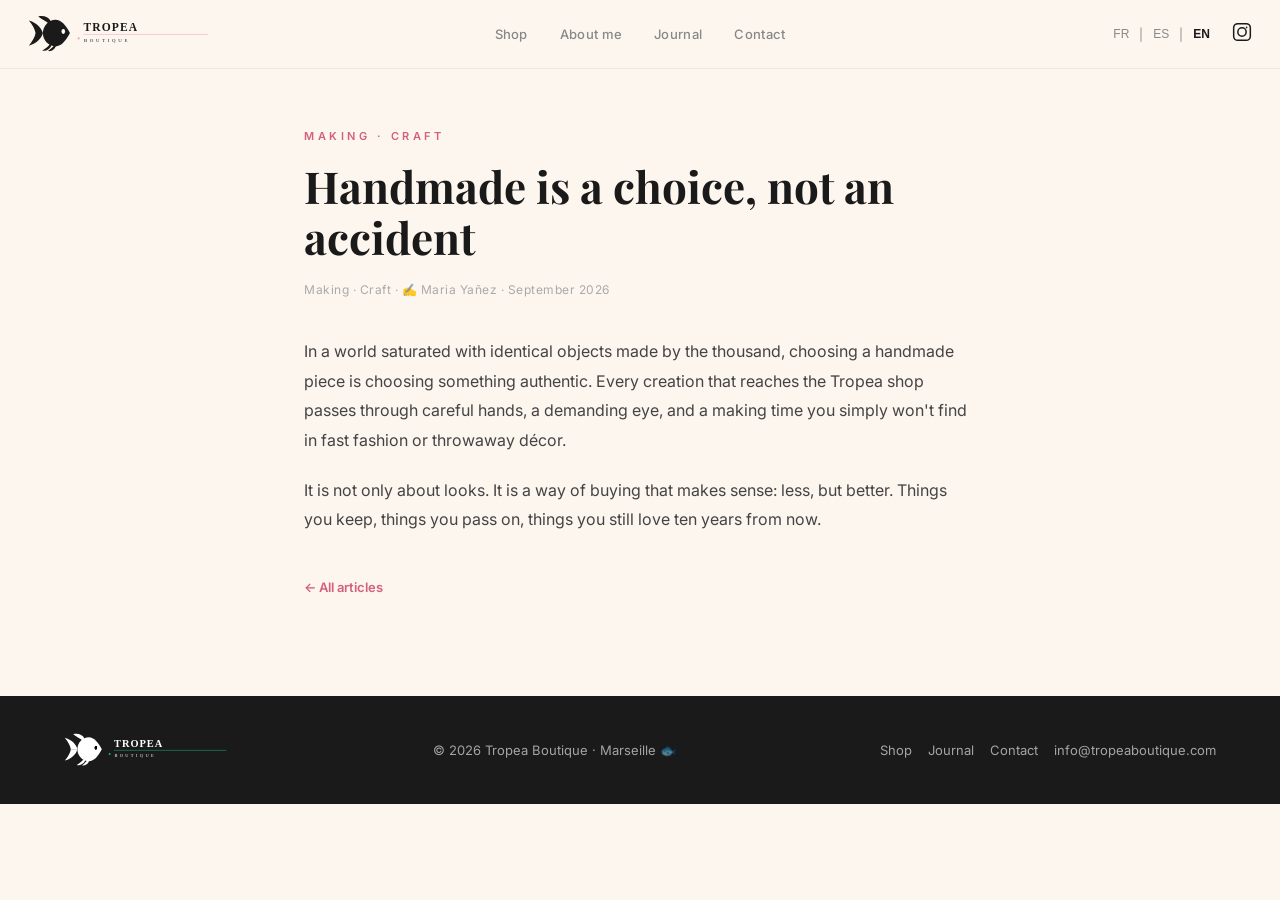
<file: blog/le-fait-main-un-choix-et-pas-un-hasard.html>
<!DOCTYPE html>
<html lang="fr">
<head>
  <meta charset="UTF-8"/>
  <meta name="viewport" content="width=device-width, initial-scale=1.0"/>
  <title>Le fait-main, un choix et pas un hasard — Tropea Boutique</title>
  <meta name="description" content="Dans un monde saturé d&#x27;objets identiques produits à des milliers d&#x27;exemplaires, choisir une pièce artisanale, c&#x27;est faire le choix de l&#x27;authenticité. Ch…"/>
  <link rel="canonical" href="https://tropeaboutique.com/blog/le-fait-main-un-choix-et-pas-un-hasard.html"/>
  <meta property="og:title" content="Le fait-main, un choix et pas un hasard"/>
  <meta property="og:description" content="Dans un monde saturé d&#x27;objets identiques produits à des milliers d&#x27;exemplaires, choisir une pièce artisanale, c&#x27;est faire le choix de l&#x27;authenticité. Ch…"/>
  <meta property="og:type" content="article"/>
  <meta property="og:url" content="https://tropeaboutique.com/blog/le-fait-main-un-choix-et-pas-un-hasard.html"/>
  <link rel="icon" href="../assets/logo.svg" type="image/svg+xml"/>
  <link rel="preconnect" href="https://fonts.googleapis.com"/>
  <link href="https://fonts.googleapis.com/css2?family=Playfair+Display:ital,wght@0,400;0,600;1,400&family=Inter:wght@300;400;500&display=swap" rel="stylesheet"/>
  <link rel="stylesheet" href="../style.css?v=20260906f"/>
  <style>
    .post-wrap{max-width:720px;margin:0 auto;padding:60px 24px 100px}
    .post-wrap h1{font-family:'Playfair Display',serif;font-size:clamp(28px,5vw,44px);line-height:1.15;margin-bottom:20px}
    .post-meta{font-size:12px;color:#aaa;margin-bottom:40px;letter-spacing:.5px}
    .post-body{font-size:16px;line-height:1.85;color:#444}
    .post-body p{margin-bottom:20px}
    .post-back{display:inline-block;margin-top:24px;font-size:13px;font-weight:600;color:var(--pink-dark)}
  </style>
</head>
<body>
  <nav class="nav">
    <a href="/" class="nav-logo"><img src="../assets/logo.svg" alt="Tropea Boutique" class="nav-logo-img"/></a>
    <div class="nav-center-links">
      <a href="/" class="nav-link" data-fr="Boutique" data-es="Tienda" data-en="Shop">Boutique</a>
      <a href="../sobre-mi.html" class="nav-link" data-fr="Qui suis-je" data-es="Sobre mí" data-en="About me">Qui suis-je</a>
      <a href="./" class="nav-link" data-fr="Journal" data-es="Blog" data-en="Journal">Journal</a>
      <a href="../contacto.html" class="nav-link" data-fr="Contact" data-es="Contacto" data-en="Contact">Contact</a>
    </div>
    <div class="nav-right">
      <div class="nav-langs">
        <button class="lang-btn" data-lang="fr">FR</button>
        <span class="lang-sep">|</span>
        <button class="lang-btn" data-lang="es">ES</button>
        <span class="lang-sep">|</span>
        <button class="lang-btn" data-lang="en">EN</button>
      </div>
      <a href="https://www.instagram.com/tropeaboutique" target="_blank" class="nav-ig">
        <svg width="20" height="20" viewBox="0 0 24 24" fill="none" stroke="currentColor" stroke-width="1.8"><rect x="2" y="2" width="20" height="20" rx="5"/><circle cx="12" cy="12" r="5"/><circle cx="17.5" cy="6.5" r="1" fill="currentColor" stroke="none"/></svg>
      </a>
    </div>
  </nav>
  <div class="post-wrap">
    <span class="hero-label" style="display:block;margin-bottom:18px" data-fr="Création · Artisanat" data-es="Creación · Artesanía" data-en="Making · Craft">Création · Artisanat</span>
    <h1 data-fr="Le fait-main, un choix et pas un hasard" data-es="Lo hecho a mano es una elección, no una casualidad" data-en="Handmade is a choice, not an accident">Le fait-main, un choix et pas un hasard</h1>
    <p class="post-meta" data-fr="Création · Artisanat · ✍️ Maria Yañez · Septembre 2026" data-es="Creación · Artesanía · ✍️ Maria Yañez · Septiembre 2026" data-en="Making · Craft · ✍️ Maria Yañez · September 2026">Création · Artisanat · ✍️ Maria Yañez · Septembre 2026</p>
    <div class="post-body">
      <p data-fr="Dans un monde saturé d&#x27;objets identiques produits à des milliers d&#x27;exemplaires, choisir une pièce artisanale, c&#x27;est faire le choix de l&#x27;authenticité. Chaque création qui rejoint la boutique Tropea passe par des mains attentives, un regard exigeant, et un temps de fabrication que l&#x27;on ne retrouve pas dans la fast-fashion ou la déco jetable." data-es="En un mundo saturado de objetos idénticos fabricados por millares, elegir una pieza artesanal es elegir lo auténtico. Cada creación que llega a la tienda de Tropea pasa por unas manos atentas, una mirada exigente y un tiempo de elaboración que no existe en la moda rápida ni en la decoración de usar y tirar." data-en="In a world saturated with identical objects made by the thousand, choosing a handmade piece is choosing something authentic. Every creation that reaches the Tropea shop passes through careful hands, a demanding eye, and a making time you simply won&#x27;t find in fast fashion or throwaway décor.">Dans un monde saturé d&#x27;objets identiques produits à des milliers d&#x27;exemplaires, choisir une pièce artisanale, c&#x27;est faire le choix de l&#x27;authenticité. Chaque création qui rejoint la boutique Tropea passe par des mains attentives, un regard exigeant, et un temps de fabrication que l&#x27;on ne retrouve pas dans la fast-fashion ou la déco jetable.</p>
      <p data-fr="Ce n&#x27;est pas seulement une question d&#x27;esthétique. C&#x27;est une manière de consommer qui a du sens : moins, mais mieux. Des objets que l&#x27;on garde, que l&#x27;on transmet, que l&#x27;on aime encore dans dix ans." data-es="No es solo una cuestión estética. Es una forma de consumir que tiene sentido: menos, pero mejor. Objetos que se guardan, que se heredan, que se siguen queriendo dentro de diez años." data-en="It is not only about looks. It is a way of buying that makes sense: less, but better. Things you keep, things you pass on, things you still love ten years from now.">Ce n&#x27;est pas seulement une question d&#x27;esthétique. C&#x27;est une manière de consommer qui a du sens : moins, mais mieux. Des objets que l&#x27;on garde, que l&#x27;on transmet, que l&#x27;on aime encore dans dix ans.</p>
    </div>
    <a href="./" class="post-back" data-fr="← Tous les articles" data-es="← Todos los artículos" data-en="← All articles">← Tous les articles</a>
  </div>
  <footer class="footer"><div class="container footer-inner">
    <img src="../assets/logo.svg" alt="Tropea Boutique" class="footer-logo"/>
    <p>© 2026 Tropea Boutique · Marseille 🐟</p>
    <div class="footer-links" style="display:flex;gap:16px;flex-wrap:wrap">
      <a href="/" data-fr="Boutique" data-es="Tienda" data-en="Shop">Boutique</a>
      <a href="./" data-fr="Journal" data-es="Blog" data-en="Journal">Journal</a>
      <a href="../contacto.html" data-fr="Contact" data-es="Contacto" data-en="Contact">Contact</a>
      <a href="mailto:info@tropeaboutique.com">info@tropeaboutique.com</a>
    </div>
  </div></footer>
  <script src="../lang.js?v=20260906f"></script>
</body>
</html>
</file>
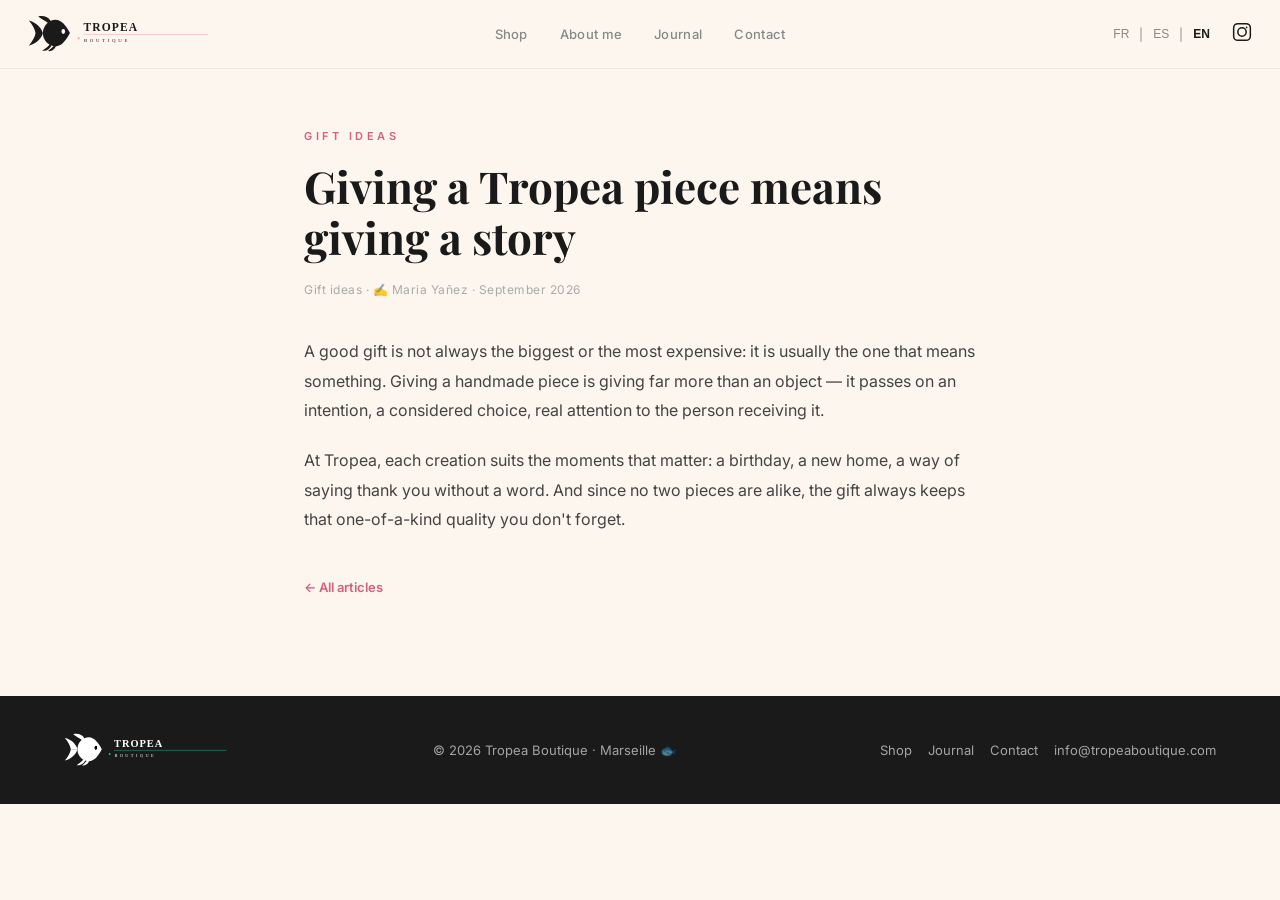
<file: blog/offrir-une-creation-tropea-c-est-offrir-une-histoire.html>
<!DOCTYPE html>
<html lang="fr">
<head>
  <meta charset="UTF-8"/>
  <meta name="viewport" content="width=device-width, initial-scale=1.0"/>
  <title>Offrir une création Tropea, c&#x27;est offrir une histoire — Tropea Boutique</title>
  <meta name="description" content="Un cadeau réussi n&#x27;est pas toujours le plus grand ou le plus cher : c&#x27;est souvent celui qui a du sens. Offrir une pièce artisanale, c&#x27;est offrir bien pl…"/>
  <link rel="canonical" href="https://tropeaboutique.com/blog/offrir-une-creation-tropea-c-est-offrir-une-histoire.html"/>
  <meta property="og:title" content="Offrir une création Tropea, c&#x27;est offrir une histoire"/>
  <meta property="og:description" content="Un cadeau réussi n&#x27;est pas toujours le plus grand ou le plus cher : c&#x27;est souvent celui qui a du sens. Offrir une pièce artisanale, c&#x27;est offrir bien pl…"/>
  <meta property="og:type" content="article"/>
  <meta property="og:url" content="https://tropeaboutique.com/blog/offrir-une-creation-tropea-c-est-offrir-une-histoire.html"/>
  <link rel="icon" href="../assets/logo.svg" type="image/svg+xml"/>
  <link rel="preconnect" href="https://fonts.googleapis.com"/>
  <link href="https://fonts.googleapis.com/css2?family=Playfair+Display:ital,wght@0,400;0,600;1,400&family=Inter:wght@300;400;500&display=swap" rel="stylesheet"/>
  <link rel="stylesheet" href="../style.css?v=20260906f"/>
  <style>
    .post-wrap{max-width:720px;margin:0 auto;padding:60px 24px 100px}
    .post-wrap h1{font-family:'Playfair Display',serif;font-size:clamp(28px,5vw,44px);line-height:1.15;margin-bottom:20px}
    .post-meta{font-size:12px;color:#aaa;margin-bottom:40px;letter-spacing:.5px}
    .post-body{font-size:16px;line-height:1.85;color:#444}
    .post-body p{margin-bottom:20px}
    .post-back{display:inline-block;margin-top:24px;font-size:13px;font-weight:600;color:var(--pink-dark)}
  </style>
</head>
<body>
  <nav class="nav">
    <a href="/" class="nav-logo"><img src="../assets/logo.svg" alt="Tropea Boutique" class="nav-logo-img"/></a>
    <div class="nav-center-links">
      <a href="/" class="nav-link" data-fr="Boutique" data-es="Tienda" data-en="Shop">Boutique</a>
      <a href="../sobre-mi.html" class="nav-link" data-fr="Qui suis-je" data-es="Sobre mí" data-en="About me">Qui suis-je</a>
      <a href="./" class="nav-link" data-fr="Journal" data-es="Blog" data-en="Journal">Journal</a>
      <a href="../contacto.html" class="nav-link" data-fr="Contact" data-es="Contacto" data-en="Contact">Contact</a>
    </div>
    <div class="nav-right">
      <div class="nav-langs">
        <button class="lang-btn" data-lang="fr">FR</button>
        <span class="lang-sep">|</span>
        <button class="lang-btn" data-lang="es">ES</button>
        <span class="lang-sep">|</span>
        <button class="lang-btn" data-lang="en">EN</button>
      </div>
      <a href="https://www.instagram.com/tropeaboutique" target="_blank" class="nav-ig">
        <svg width="20" height="20" viewBox="0 0 24 24" fill="none" stroke="currentColor" stroke-width="1.8"><rect x="2" y="2" width="20" height="20" rx="5"/><circle cx="12" cy="12" r="5"/><circle cx="17.5" cy="6.5" r="1" fill="currentColor" stroke="none"/></svg>
      </a>
    </div>
  </nav>
  <div class="post-wrap">
    <span class="hero-label" style="display:block;margin-bottom:18px" data-fr="Idées cadeaux" data-es="Ideas de regalo" data-en="Gift ideas">Idées cadeaux</span>
    <h1 data-fr="Offrir une création Tropea, c&#x27;est offrir une histoire" data-es="Regalar una creación de Tropea es regalar una historia" data-en="Giving a Tropea piece means giving a story">Offrir une création Tropea, c&#x27;est offrir une histoire</h1>
    <p class="post-meta" data-fr="Idées cadeaux · ✍️ Maria Yañez · Septembre 2026" data-es="Ideas de regalo · ✍️ Maria Yañez · Septiembre 2026" data-en="Gift ideas · ✍️ Maria Yañez · September 2026">Idées cadeaux · ✍️ Maria Yañez · Septembre 2026</p>
    <div class="post-body">
      <p data-fr="Un cadeau réussi n&#x27;est pas toujours le plus grand ou le plus cher : c&#x27;est souvent celui qui a du sens. Offrir une pièce artisanale, c&#x27;est offrir bien plus qu&#x27;un objet — c&#x27;est transmettre une intention, un choix réfléchi, une attention portée à la personne qui va la recevoir." data-es="Un buen regalo no es siempre el más grande ni el más caro: suele ser el que tiene sentido. Regalar una pieza artesanal es regalar mucho más que un objeto: es transmitir una intención, una elección pensada, una atención hacia quien la va a recibir." data-en="A good gift is not always the biggest or the most expensive: it is usually the one that means something. Giving a handmade piece is giving far more than an object — it passes on an intention, a considered choice, real attention to the person receiving it.">Un cadeau réussi n&#x27;est pas toujours le plus grand ou le plus cher : c&#x27;est souvent celui qui a du sens. Offrir une pièce artisanale, c&#x27;est offrir bien plus qu&#x27;un objet — c&#x27;est transmettre une intention, un choix réfléchi, une attention portée à la personne qui va la recevoir.</p>
      <p data-fr="Chez Tropea, chaque création se prête particulièrement bien aux moments qui comptent : un anniversaire, une nouvelle maison, une façon de dire merci sans un mot. Et comme aucune pièce n&#x27;est identique à une autre, le cadeau garde toujours cette part d&#x27;unique que l&#x27;on n&#x27;oublie pas." data-es="En Tropea, cada creación encaja especialmente bien en los momentos que importan: un cumpleaños, una casa nueva, una manera de dar las gracias sin decir nada. Y como ninguna pieza es igual a otra, el regalo conserva siempre ese punto único que no se olvida." data-en="At Tropea, each creation suits the moments that matter: a birthday, a new home, a way of saying thank you without a word. And since no two pieces are alike, the gift always keeps that one-of-a-kind quality you don&#x27;t forget.">Chez Tropea, chaque création se prête particulièrement bien aux moments qui comptent : un anniversaire, une nouvelle maison, une façon de dire merci sans un mot. Et comme aucune pièce n&#x27;est identique à une autre, le cadeau garde toujours cette part d&#x27;unique que l&#x27;on n&#x27;oublie pas.</p>
    </div>
    <a href="./" class="post-back" data-fr="← Tous les articles" data-es="← Todos los artículos" data-en="← All articles">← Tous les articles</a>
  </div>
  <footer class="footer"><div class="container footer-inner">
    <img src="../assets/logo.svg" alt="Tropea Boutique" class="footer-logo"/>
    <p>© 2026 Tropea Boutique · Marseille 🐟</p>
    <div class="footer-links" style="display:flex;gap:16px;flex-wrap:wrap">
      <a href="/" data-fr="Boutique" data-es="Tienda" data-en="Shop">Boutique</a>
      <a href="./" data-fr="Journal" data-es="Blog" data-en="Journal">Journal</a>
      <a href="../contacto.html" data-fr="Contact" data-es="Contacto" data-en="Contact">Contact</a>
      <a href="mailto:info@tropeaboutique.com">info@tropeaboutique.com</a>
    </div>
  </div></footer>
  <script src="../lang.js?v=20260906f"></script>
</body>
</html>
</file>
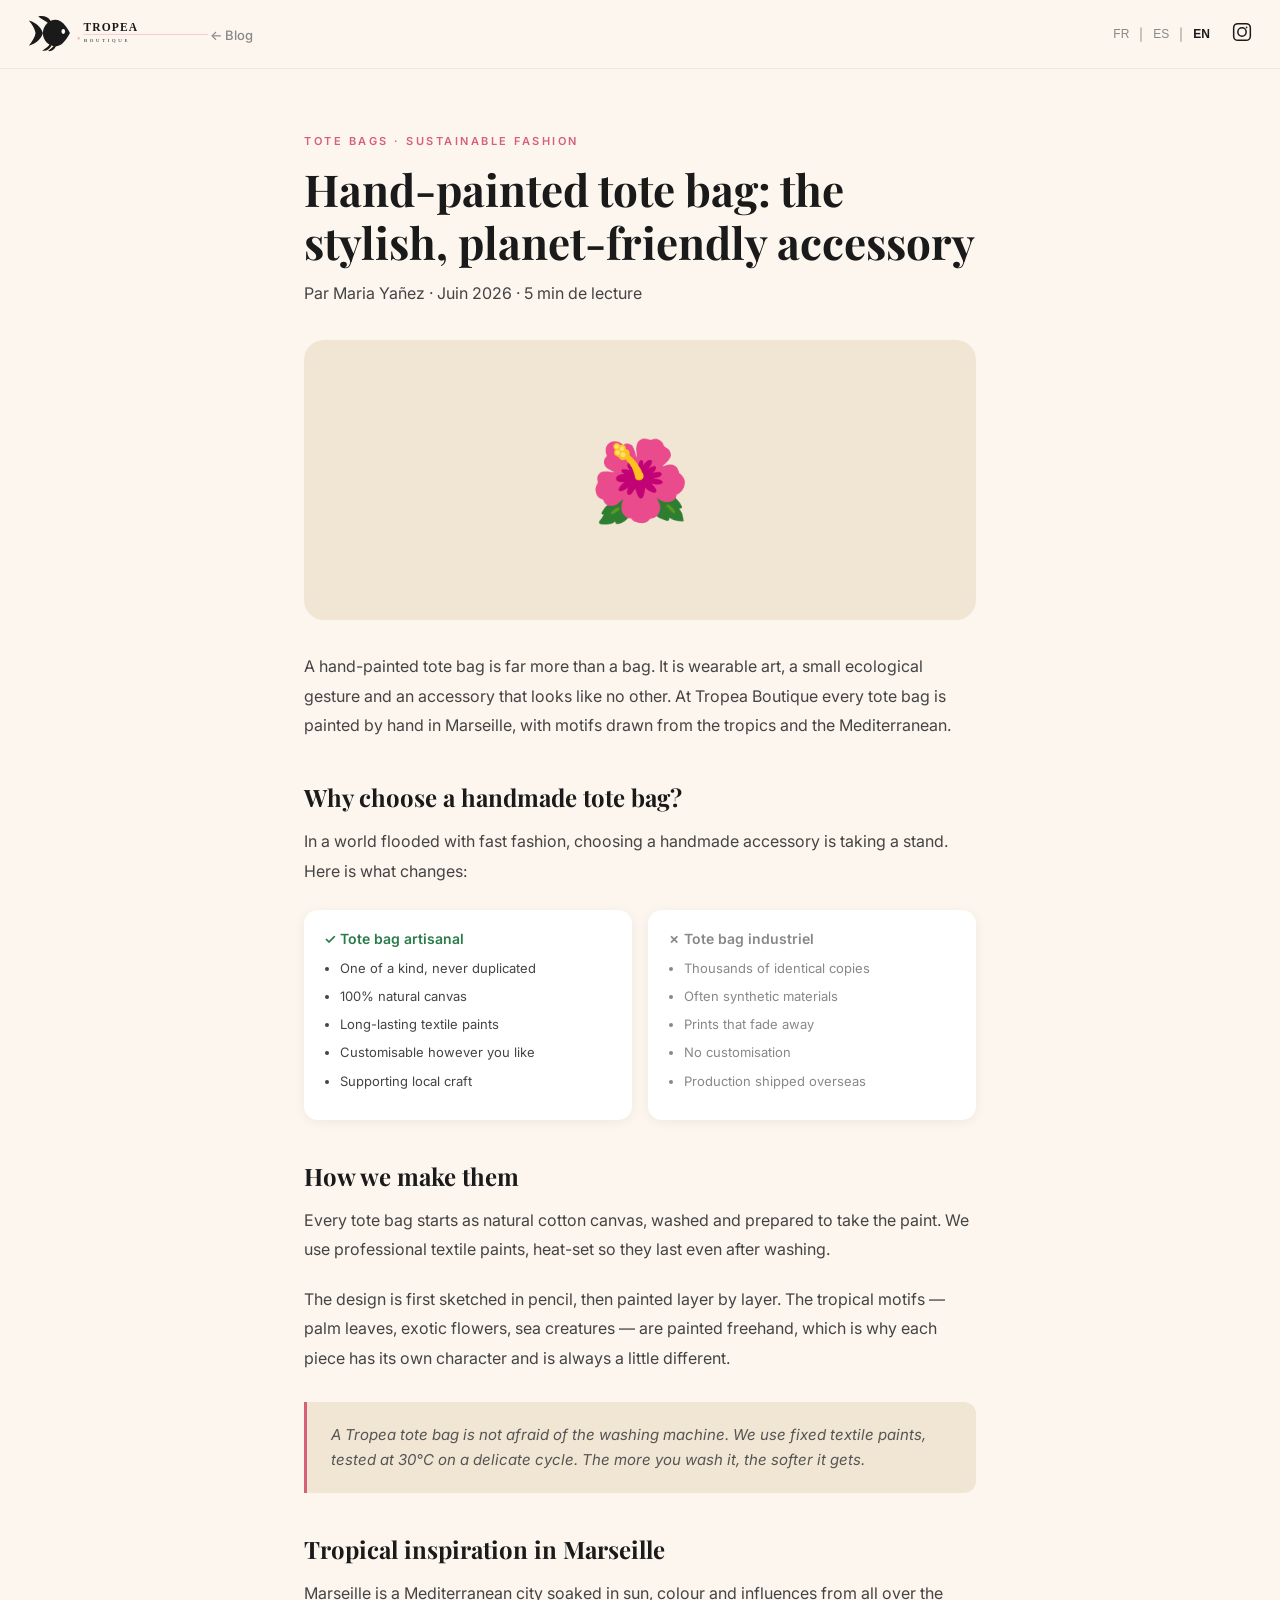
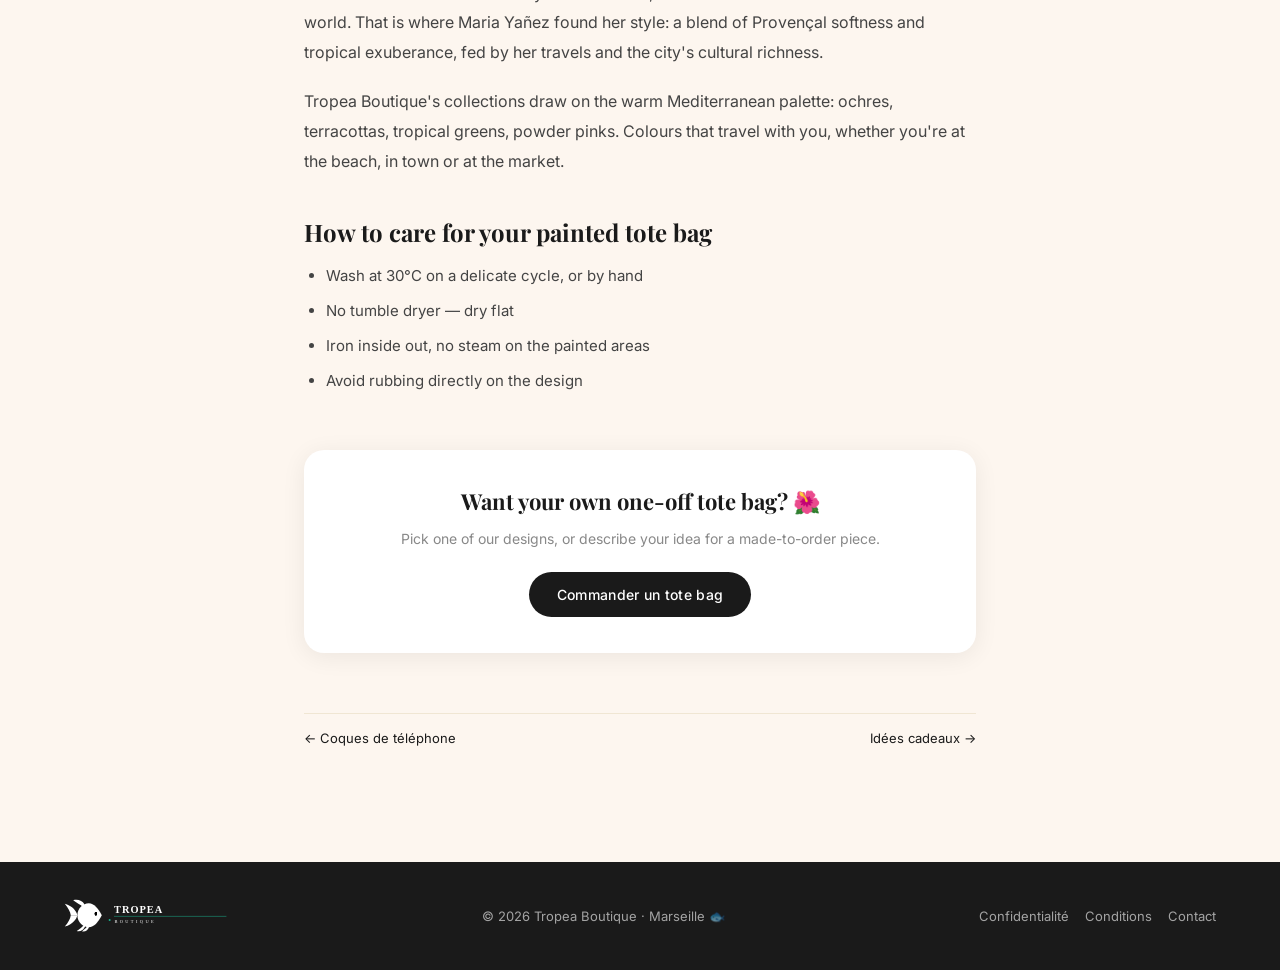
<file: blog/tote-bag-peint-main.html>
<!DOCTYPE html>
<html lang="fr">
<head>
  <meta charset="UTF-8"/>
  <meta name="viewport" content="width=device-width, initial-scale=1.0"/>
  <title>Tote bag peint à la main : l'accessoire tendance et éco-responsable — Tropea Boutique</title>
  <meta name="description" content="Pourquoi choisir un tote bag artisanal peint à la main ? Durabilité, unicité, style tropical. Découvrez les tote bags Tropea Boutique faits à Marseille."/>
  <meta property="og:title" content="Tote bag peint à la main — Tropea Boutique Marseille"/>
  <link rel="canonical" href="https://tropeaboutique.com/blog/tote-bag-peint-main.html"/>
  <link rel="icon" href="../assets/logo.svg" type="image/svg+xml"/>
  <link rel="preconnect" href="https://fonts.googleapis.com"/>
  <link href="https://fonts.googleapis.com/css2?family=Playfair+Display:ital,wght@0,400;0,600;1,400&family=Inter:wght@300;400;500&display=swap" rel="stylesheet"/>
  <link rel="stylesheet" href="../style.css?v=20260906f"/>
  <style>
    .article-wrap { max-width: 720px; margin: 0 auto; padding: 60px 24px 100px; }
    .article-tag { font-size: 11px; font-weight: 600; letter-spacing: 2.5px; text-transform: uppercase; color: var(--pink-dark); }
    .article-wrap h1 { font-family: 'Playfair Display', serif; font-size: clamp(28px,5vw,44px); line-height: 1.2; margin: 14px 0 10px; }
    .article-meta { font-size: 13px; color: #aaa; margin-bottom: 40px; }
    .article-wrap h2 { font-family: 'Playfair Display', serif; font-size: 24px; margin: 40px 0 14px; }
    .article-wrap p { font-size: 16px; line-height: 1.85; color: #444; margin-bottom: 20px; }
    .article-wrap ul { padding-left: 22px; margin-bottom: 20px; }
    .article-wrap li { font-size: 15px; line-height: 1.8; color: #444; margin-bottom: 8px; }
    .article-img { background: var(--sand); border-radius: 20px; height: 280px; display: flex; align-items: center; justify-content: center; font-size: 80px; margin: 32px 0; }
    .article-highlight { background: var(--sand); border-left: 3px solid var(--pink-dark); padding: 20px 24px; border-radius: 0 12px 12px 0; margin: 28px 0; font-size: 15px; line-height: 1.7; color: #555; font-style: italic; }
    .cta-box { background: white; border-radius: 20px; padding: 36px; text-align: center; box-shadow: 0 4px 24px rgba(0,0,0,.07); margin-top: 56px; }
    .cta-box h3 { font-family: 'Playfair Display', serif; font-size: 22px; margin-bottom: 10px; }
    .cta-box p { color: #888; font-size: 14px; margin-bottom: 20px; }
    .blog-nav { display: flex; justify-content: space-between; align-items: center; padding: 16px 0; border-top: 1px solid var(--sand); margin-top: 60px; font-size: 13px; }
    .comparison { display: grid; grid-template-columns: 1fr 1fr; gap: 16px; margin: 24px 0; }
    .comp-box { background: white; border-radius: 14px; padding: 20px; box-shadow: 0 2px 12px rgba(0,0,0,.06); }
    .comp-box h4 { font-size: 14px; font-weight: 600; margin-bottom: 10px; }
    .comp-box.good h4 { color: #2a7a4a; }
    .comp-box.bad h4 { color: #888; }
    @media(max-width:500px){ .comparison { grid-template-columns: 1fr; } }
  </style>
  <script type="application/ld+json">
  {"@context":"https://schema.org","@type":"Article","headline":"Tote bag peint à la main : l'accessoire tendance et éco-responsable","description":"Pourquoi choisir un tote bag artisanal peint à la main ?","author":{"@type":"Person","name":"Maria Yañez"},"publisher":{"@type":"Organization","name":"Tropea Boutique","url":"https://tropeaboutique.com"},"datePublished":"2026-06-05","dateModified":"2026-06-14"}
  </script>
</head>
<body>
  <nav class="nav">
    <a href="/" class="nav-logo"><img src="../assets/logo.svg" alt="Tropea Boutique" class="nav-logo-img"/></a>
    <div class="nav-links">
      <a href="./" style="font-size:13px;color:#888;font-weight:500">← Blog</a>
    </div>
    <div class="nav-langs" style="margin-left:auto;margin-right:16px">
      <button class="lang-btn" data-lang="fr">FR</button>
      <span class="lang-sep">|</span>
      <button class="lang-btn" data-lang="es">ES</button>
      <span class="lang-sep">|</span>
      <button class="lang-btn" data-lang="en">EN</button>
    </div>
    <a href="https://www.instagram.com/tropeaboutique" target="_blank" class="nav-ig">
      <svg width="20" height="20" viewBox="0 0 24 24" fill="none" stroke="currentColor" stroke-width="1.8"><rect x="2" y="2" width="20" height="20" rx="5"/><circle cx="12" cy="12" r="5"/><circle cx="17.5" cy="6.5" r="1" fill="currentColor" stroke="none"/></svg>
    </a>
  </nav>

  <article class="article-wrap">
    <span class="article-tag" data-fr="Tote Bags · Mode durable" data-es="Tote bags · Moda sostenible" data-en="Tote bags · Sustainable fashion">Tote Bags · Mode durable</span>
    <h1 data-fr="Tote bag peint à la main : l&#x27;accessoire tendance et éco-responsable" data-es="Tote bag pintado a mano: el accesorio de moda y sostenible" data-en="Hand-painted tote bag: the stylish, planet-friendly accessory">Tote bag peint à la main : l'accessoire tendance et éco-responsable</h1>
    <p class="article-meta">Par Maria Yañez · Juin 2026 · 5 min de lecture</p>

    <div class="article-img">🌺</div>

    <p data-fr="Le tote bag artisanal peint à la main est bien plus qu&#x27;un simple sac. C&#x27;est une œuvre d&#x27;art portable, un geste écologique et un accessoire qui ne ressemble à aucun autre. Chez Tropea Boutique, chaque tote bag est peint à la main à Marseille avec des motifs inspirés des tropiques et de la mer Méditerranée." data-es="Un tote bag artesanal pintado a mano es mucho más que una bolsa. Es una obra de arte que se lleva puesta, un gesto ecológico y un accesorio que no se parece a ningún otro. En Tropea Boutique cada tote bag se pinta a mano en Marsella, con motivos inspirados en el trópico y en el Mediterráneo." data-en="A hand-painted tote bag is far more than a bag. It is wearable art, a small ecological gesture and an accessory that looks like no other. At Tropea Boutique every tote bag is painted by hand in Marseille, with motifs drawn from the tropics and the Mediterranean.">Le tote bag artisanal peint à la main est bien plus qu'un simple sac. C'est une œuvre d'art portable, un geste écologique et un accessoire qui ne ressemble à aucun autre. Chez Tropea Boutique, chaque tote bag est peint à la main à Marseille avec des motifs inspirés des tropiques et de la mer Méditerranée.</p>

    <h2 data-fr="Pourquoi choisir un tote bag artisanal ?" data-es="¿Por qué elegir un tote bag artesanal?" data-en="Why choose a handmade tote bag?">Pourquoi choisir un tote bag artisanal ?</h2>
    <p data-fr="Dans un monde saturé de fast fashion, choisir un accessoire artisanal est un acte engagé. Voici pourquoi ça change tout :" data-es="En un mundo saturado de moda rápida, elegir un accesorio artesanal es tomar partido. Esto es lo que cambia:" data-en="In a world flooded with fast fashion, choosing a handmade accessory is taking a stand. Here is what changes:">Dans un monde saturé de fast fashion, choisir un accessoire artisanal est un acte engagé. Voici pourquoi ça change tout :</p>

    <div class="comparison">
      <div class="comp-box good">
        <h4>✓ Tote bag artisanal</h4>
        <ul style="padding-left:16px;margin:0">
          <li style="font-size:13px;line-height:1.7;color:#444;margin-bottom:6px" data-fr="Pièce unique, jamais en double" data-es="Pieza única, nunca repetida" data-en="One of a kind, never duplicated">Pièce unique, jamais en double</li>
          <li style="font-size:13px;line-height:1.7;color:#444;margin-bottom:6px" data-fr="Toile naturelle 100%" data-es="Lona 100 % natural" data-en="100% natural canvas">Toile naturelle 100%</li>
          <li style="font-size:13px;line-height:1.7;color:#444;margin-bottom:6px" data-fr="Peintures textiles durables" data-es="Pinturas textiles duraderas" data-en="Long-lasting textile paints">Peintures textiles durables</li>
          <li style="font-size:13px;line-height:1.7;color:#444;margin-bottom:6px" data-fr="Personnalisable à volonté" data-es="Personalizable a tu gusto" data-en="Customisable however you like">Personnalisable à volonté</li>
          <li style="font-size:13px;line-height:1.7;color:#444" data-fr="Soutien à l&#x27;artisanat local" data-es="Apoyo a la artesanía local" data-en="Supporting local craft">Soutien à l'artisanat local</li>
        </ul>
      </div>
      <div class="comp-box bad">
        <h4>✗ Tote bag industriel</h4>
        <ul style="padding-left:16px;margin:0">
          <li style="font-size:13px;line-height:1.7;color:#888;margin-bottom:6px" data-fr="Des milliers d&#x27;exemplaires identiques" data-es="Miles de ejemplares idénticos" data-en="Thousands of identical copies">Des milliers d'exemplaires identiques</li>
          <li style="font-size:13px;line-height:1.7;color:#888;margin-bottom:6px" data-fr="Matières souvent synthétiques" data-es="Materiales a menudo sintéticos" data-en="Often synthetic materials">Matières souvent synthétiques</li>
          <li style="font-size:13px;line-height:1.7;color:#888;margin-bottom:6px" data-fr="Impression qui s&#x27;efface" data-es="Estampado que se borra" data-en="Prints that fade away">Impression qui s'efface</li>
          <li style="font-size:13px;line-height:1.7;color:#888;margin-bottom:6px" data-fr="Aucune personnalisation" data-es="Ninguna personalización" data-en="No customisation">Aucune personnalisation</li>
          <li style="font-size:13px;line-height:1.7;color:#888" data-fr="Production délocalisée" data-es="Producción deslocalizada" data-en="Production shipped overseas">Production délocalisée</li>
        </ul>
      </div>
    </div>

    <h2 data-fr="Notre processus de création" data-es="Cómo lo hacemos" data-en="How we make them">Notre processus de création</h2>
    <p data-fr="Chaque tote bag commence par une toile de coton naturel, lavée et préparée pour recevoir la peinture. On travaille avec des peintures textiles professionnelles, fixées à la chaleur pour garantir leur durabilité même après lavage." data-es="Cada tote bag empieza por una lona de algodón natural, lavada y preparada para recibir la pintura. Trabajamos con pinturas textiles profesionales, fijadas con calor para que aguanten incluso después del lavado." data-en="Every tote bag starts as natural cotton canvas, washed and prepared to take the paint. We use professional textile paints, heat-set so they last even after washing.">Chaque tote bag commence par une toile de coton naturel, lavée et préparée pour recevoir la peinture. On travaille avec des peintures textiles professionnelles, fixées à la chaleur pour garantir leur durabilité même après lavage.</p>
    <p data-fr="Le design est d&#x27;abord esquissé au crayon, puis peint couche par couche. Les motifs tropicaux — feuilles de palmier, fleurs exotiques, animaux marins — sont peints librement, ce qui donne à chaque pièce son caractère unique et légèrement différent." data-es="El diseño se esboza primero a lápiz y luego se pinta capa a capa. Los motivos tropicales —hojas de palmera, flores exóticas, animales marinos— se pintan a mano alzada, y por eso cada pieza sale con su carácter propio, siempre un poco distinta." data-en="The design is first sketched in pencil, then painted layer by layer. The tropical motifs — palm leaves, exotic flowers, sea creatures — are painted freehand, which is why each piece has its own character and is always a little different.">Le design est d'abord esquissé au crayon, puis peint couche par couche. Les motifs tropicaux — feuilles de palmier, fleurs exotiques, animaux marins — sont peints librement, ce qui donne à chaque pièce son caractère unique et légèrement différent.</p>

    <div class="article-highlight" data-fr="Un tote bag Tropea ne craindra pas la machine à laver. On utilise des peintures textiles fixes, testées à 30°C en délicat. Plus on le lave, plus il devient doux." data-es="Un tote bag de Tropea no le tiene miedo a la lavadora. Usamos pinturas textiles fijadas, probadas a 30 °C en delicado. Cuanto más se lava, más suave se vuelve." data-en="A Tropea tote bag is not afraid of the washing machine. We use fixed textile paints, tested at 30°C on a delicate cycle. The more you wash it, the softer it gets.">
      Un tote bag Tropea ne craindra pas la machine à laver. On utilise des peintures textiles fixes, testées à 30°C en délicat. Plus on le lave, plus il devient doux.
    </div>

    <h2 data-fr="L&#x27;inspiration tropicale à Marseille" data-es="La inspiración tropical en Marsella" data-en="Tropical inspiration in Marseille">L'inspiration tropicale à Marseille</h2>
    <p data-fr="Marseille est une ville méditerranéenne baignée de soleil, de couleurs et d&#x27;influences du monde entier. C&#x27;est là que Maria Yañez a développé son style — un mélange de douceur provençale et d&#x27;exubérance tropicale, inspiré de ses voyages et de la richesse culturelle de la ville." data-es="Marsella es una ciudad mediterránea bañada de sol, de color y de influencias de todo el mundo. Ahí es donde Maria Yañez fue encontrando su estilo: una mezcla de suavidad provenzal y exuberancia tropical, alimentada por sus viajes y por la riqueza cultural de la ciudad." data-en="Marseille is a Mediterranean city soaked in sun, colour and influences from all over the world. That is where Maria Yañez found her style: a blend of Provençal softness and tropical exuberance, fed by her travels and the city&#x27;s cultural richness.">Marseille est une ville méditerranéenne baignée de soleil, de couleurs et d'influences du monde entier. C'est là que Maria Yañez a développé son style — un mélange de douceur provençale et d'exubérance tropicale, inspiré de ses voyages et de la richesse culturelle de la ville.</p>
    <p data-fr="Les collections Tropea Boutique puisent dans les palettes chaudes de la Méditerranée : ocres, terracottas, verts tropicaux, roses poudre. Des couleurs qui voyagent avec toi, que tu sois à la plage, en ville ou au marché." data-es="Las colecciones de Tropea Boutique beben de las paletas cálidas del Mediterráneo: ocres, terracotas, verdes tropicales, rosas empolvados. Colores que viajan contigo, estés en la playa, en la ciudad o en el mercado." data-en="Tropea Boutique&#x27;s collections draw on the warm Mediterranean palette: ochres, terracottas, tropical greens, powder pinks. Colours that travel with you, whether you&#x27;re at the beach, in town or at the market.">Les collections Tropea Boutique puisent dans les palettes chaudes de la Méditerranée : ocres, terracottas, verts tropicaux, roses poudre. Des couleurs qui voyagent avec toi, que tu sois à la plage, en ville ou au marché.</p>

    <h2 data-fr="Comment entretenir ton tote bag peint ?" data-es="¿Cómo cuidar tu tote bag pintado?" data-en="How to care for your painted tote bag">Comment entretenir ton tote bag peint ?</h2>
    <ul>
      <li data-fr="Laver à 30°C en programme délicat ou à la main" data-es="Lavar a 30 °C en programa delicado o a mano" data-en="Wash at 30°C on a delicate cycle, or by hand">Laver à 30°C en programme délicat ou à la main</li>
      <li data-fr="Ne pas mettre au sèche-linge — sécher à plat" data-es="No usar secadora: secar en plano" data-en="No tumble dryer — dry flat">Ne pas mettre au sèche-linge — sécher à plat</li>
      <li data-fr="Repasser à l&#x27;envers, sans vapeur sur les zones peintes" data-es="Planchar del revés, sin vapor sobre las zonas pintadas" data-en="Iron inside out, no steam on the painted areas">Repasser à l'envers, sans vapeur sur les zones peintes</li>
      <li data-fr="Éviter le frottement direct sur les motifs" data-es="Evitar frotar directamente sobre los motivos" data-en="Avoid rubbing directly on the design">Éviter le frottement direct sur les motifs</li>
    </ul>

    <div class="cta-box">
      <h3 data-fr="Tu veux ton tote bag unique ? 🌺" data-es="¿Quieres tu tote bag único? 🌺" data-en="Want your own one-off tote bag? 🌺">Tu veux ton tote bag unique ? 🌺</h3>
      <p data-fr="Choisis un design existant ou décris-nous ton idée pour une création sur mesure." data-es="Elige un diseño de los que hay o cuéntanos tu idea para una creación a medida." data-en="Pick one of our designs, or describe your idea for a made-to-order piece.">Choisis un design existant ou décris-nous ton idée pour une création sur mesure.</p>
      <a href="../contacto.html" class="btn-primary" style="display:inline-flex">Commander un tote bag</a>
    </div>

    <nav class="blog-nav">
      <a href="coques-telephone-faites-main-marseille.html">← Coques de téléphone</a>
      <a href="idee-cadeau-unique.html">Idées cadeaux →</a>
    </nav>
  </article>

  <footer class="footer">
    <div class="container footer-inner">
      <img src="../assets/logo.svg" alt="Tropea Boutique" class="footer-logo"/>
      <p>© 2026 Tropea Boutique · Marseille 🐟</p>
      <div class="footer-links" style="display:flex;gap:16px">
        <a href="../privacidad.html">Confidentialité</a>
        <a href="../terminos.html">Conditions</a>
        <a href="../contacto.html">Contact</a>
      </div>
    </div>
  </footer>
  <script src="../lang.js?v=20260906f"></script>
</body>
</html>
</file>
<file: style.css>
/* ===== VARIABLES ===== */
:root {
  --pink:    #F4A7B9;
  --pink-dark: #d4607a;
  --cream:   #FDF6EF;
  --sand:    #F0E6D3;
  --black:   #1a1a1a;
  --muted:   #888;
  --white:   #ffffff;
  --radius:  14px;
  --shadow:  0 4px 24px rgba(0,0,0,0.08);
}

/* ===== RESET ===== */
*, *::before, *::after { box-sizing: border-box; margin: 0; padding: 0; }
html { scroll-behavior: smooth; }
body { font-family: 'Inter', sans-serif; background: var(--cream); color: var(--black); }
img { max-width: 100%; display: block; }
a { text-decoration: none; color: inherit; }

/* ===== NAV ===== */
.nav {
  position: sticky; top: 0; z-index: 100;
  display: flex; align-items: center; justify-content: space-between;
  padding: 14px 28px;
  background: rgba(253,246,239,0.95);
  backdrop-filter: blur(16px);
  border-bottom: 1px solid rgba(0,0,0,0.06);
}
.nav-logo-img { height: 40px; width: auto; object-fit: contain; }
.nav-center-links {
  display: flex; align-items: center; gap: 32px;
  position: absolute; left: 50%; transform: translateX(-50%);
}
.nav-link {
  font-size: 13px; font-weight: 500; color: var(--muted);
  letter-spacing: .3px; transition: color .2s; position: relative;
}
.nav-link::after {
  content: ''; position: absolute; bottom: -3px; left: 0; right: 0;
  height: 1.5px; background: var(--pink-dark); transform: scaleX(0);
  transition: transform .2s;
}
.nav-link:hover { color: var(--black); }
.nav-link:hover::after { transform: scaleX(1); }
.nav-right { display: flex; align-items: center; gap: 16px; }
.nav-langs { display: flex; align-items: center; gap: 4px; }
.lang-btn {
  background: none; border: none; cursor: pointer;
  font-size: 12px; font-weight: 500; color: var(--muted);
  padding: 4px 6px; border-radius: 6px; transition: all .2s;
}
.lang-btn.active { color: var(--black); font-weight: 700; }
.lang-sep { color: var(--muted); font-size: 12px; }
.nav-ig { color: var(--black); transition: opacity .2s; }
.nav-ig:hover { opacity: .6; }
@media (max-width: 680px) {
  .nav-center-links { display: none; }
}

/* ===== HERO ===== */
.hero {
  min-height: 94vh;
  display: flex; flex-direction: column; align-items: center; justify-content: center;
  position: relative; overflow: hidden;
  background: linear-gradient(170deg, #f3faf6 0%, #dcf2ea 28%, #b9e4d6 55%, #7cc4b3 80%, #4fa593 100%);
  text-align: center; padding: 100px 24px 0;
}
.hero-content { position: relative; z-index: 2; max-width: 640px; }
.hero-label {
  font-size: 11px; font-weight: 600; letter-spacing: 3.5px;
  text-transform: uppercase; color: var(--pink-dark);
  margin-bottom: 24px; display: block;
}
.hero-title {
  font-family: 'Playfair Display', serif;
  font-size: clamp(48px, 9vw, 86px);
  line-height: 1.05; color: var(--black);
  margin-bottom: 24px;
}
.hero-title em { color: var(--pink-dark); font-style: italic; display: block; }
.hero-sub {
  font-size: 16px; color: #666; margin-bottom: 40px;
  line-height: 1.75; max-width: 480px; margin-left: auto; margin-right: auto;
}
.hero-actions { display: flex; gap: 14px; justify-content: center; flex-wrap: wrap; margin-bottom: 0; }
.btn-ghost {
  display: inline-flex; align-items: center; gap: 8px;
  background: transparent; color: var(--black);
  padding: 13px 26px; border-radius: 50px;
  font-size: 14px; font-weight: 500; letter-spacing: .3px;
  border: 1.5px solid rgba(0,0,0,.15);
  transition: all .2s; cursor: pointer;
}
.btn-ghost:hover { border-color: var(--pink-dark); color: var(--pink-dark); transform: translateY(-2px); }
.hero-badge-strip {
  position: relative; z-index: 2;
  margin-top: 60px; padding: 18px 32px;
  background: rgba(255,255,255,.7); backdrop-filter: blur(8px);
  border-top: 1px solid rgba(0,0,0,.06);
  width: 100vw; display: flex; align-items: center; justify-content: center;
  gap: 16px; flex-wrap: wrap;
  font-size: 13px; color: #555; font-weight: 500; letter-spacing: .3px;
}
.hero-badge-strip .sep { color: var(--pink); }
.hero-deco {
  position: absolute; inset: 0; pointer-events: none; z-index: 1;
}
.deco-el {
  position: absolute; font-size: clamp(24px, 4vw, 44px);
  opacity: .2; animation: float 6s ease-in-out infinite;
}
.deco-el:nth-child(1) { top: 10%; left: 6%;   animation-delay: 0s;   }
.deco-el:nth-child(2) { top: 18%; right: 8%;  animation-delay: 1.5s; }
.deco-el:nth-child(3) { bottom: 25%; left: 10%; animation-delay: 3s; }
.deco-el:nth-child(4) { bottom: 20%; right: 7%; animation-delay: 4.5s; }
.deco-el:nth-child(5) { top: 55%; left: 3%;   animation-delay: 2s; }
@keyframes float {
  0%, 100% { transform: translateY(0) rotate(0deg); }
  50%       { transform: translateY(-20px) rotate(8deg); }
}

/* ===== SEA & FISH ANIMATIONS ===== */

/* Fondo de mar degradado en la parte inferior del hero */
.hero::after {
  content: '';
  position: absolute; bottom: 0; left: 0; right: 0; height: 55%;
  background: linear-gradient(to top,
    rgba(110,200,175,.35) 0%,
    rgba(140,215,195,.22) 25%,
    rgba(180,230,215,.10) 60%,
    transparent 100%
  );
  pointer-events: none; z-index: 1;
}

/* Rayos de luz solar atravesando el agua */
.sun-rays {
  position: absolute; inset: 0; pointer-events: none; z-index: 1; overflow: hidden;
  mix-blend-mode: screen;
}
.ray {
  position: absolute; top: -10%; width: 90px; height: 130%;
  background: linear-gradient(to bottom, rgba(255,255,255,.45) 0%, rgba(255,255,255,.12) 45%, transparent 85%);
  transform-origin: top center;
  animation: raySway 8s ease-in-out infinite;
}
.r1 { left: 8%;  transform: rotate(8deg);   width: 70px; animation-duration: 9s; }
.r2 { left: 30%; transform: rotate(-6deg);  width: 110px; animation-duration: 11s; animation-delay: 1.5s; opacity: .8; }
.r3 { left: 62%; transform: rotate(10deg);  width: 85px; animation-duration: 7.5s; animation-delay: .8s; }
.r4 { left: 85%; transform: rotate(-9deg);  width: 60px; animation-duration: 10s; animation-delay: 2.5s; opacity: .7; }
@keyframes raySway {
  0%, 100% { transform: rotate(var(--r, 8deg)) translateX(0); opacity: .55; }
  50%      { transform: rotate(calc(var(--r, 8deg) * -1)) translateX(18px); opacity: .85; }
}

/* Cáusticas: textura de luz ondulante en el fondo del mar */
.caustics {
  position: absolute; inset: 0; pointer-events: none; z-index: 1;
  background-image:
    repeating-radial-gradient(circle at 20% 30%, rgba(255,255,255,.10) 0, rgba(255,255,255,.10) 2px, transparent 3px, transparent 40px),
    repeating-radial-gradient(circle at 70% 60%, rgba(255,255,255,.08) 0, rgba(255,255,255,.08) 2px, transparent 3px, transparent 55px);
  mix-blend-mode: soft-light;
  animation: causticsDrift 14s ease-in-out infinite alternate;
  opacity: .7;
}
@keyframes causticsDrift {
  0%   { background-position: 0 0, 0 0; }
  100% { background-position: 60px 40px, -50px 30px; }
}

/* Sedimento: motas finas flotando con la corriente */
.sediment { position: absolute; inset: 0; pointer-events: none; z-index: 2; overflow: hidden; }
.speck {
  position: absolute; width: 3px; height: 3px; border-radius: 50%;
  background: rgba(255,255,255,.55);
  animation: speckDrift linear infinite;
}
.s1  { left: 5%;  top: 100%; width: 2px; height: 2px; animation-duration: 16s; animation-delay: 0s; }
.s2  { left: 15%; top: 100%; animation-duration: 19s; animation-delay: 2s; }
.s3  { left: 25%; top: 100%; width: 2px; height: 2px; animation-duration: 14s; animation-delay: 4s; }
.s4  { left: 35%; top: 100%; animation-duration: 21s; animation-delay: 1s; }
.s5  { left: 45%; top: 100%; width: 2px; height: 2px; animation-duration: 17s; animation-delay: 6s; }
.s6  { left: 55%; top: 100%; animation-duration: 15s; animation-delay: 3s; }
.s7  { left: 65%; top: 100%; width: 2px; height: 2px; animation-duration: 20s; animation-delay: 5s; }
.s8  { left: 75%; top: 100%; animation-duration: 18s; animation-delay: 0.5s; }
.s9  { left: 85%; top: 100%; width: 2px; height: 2px; animation-duration: 16s; animation-delay: 7s; }
.s10 { left: 95%; top: 100%; animation-duration: 22s; animation-delay: 2.5s; }
.s11 { left: 50%; top: 100%; width: 2px; height: 2px; animation-duration: 13s; animation-delay: 4.5s; }
.s12 { left: 10%; top: 100%; animation-duration: 24s; animation-delay: 8s; }
@keyframes speckDrift {
  0%   { transform: translate(0,0); opacity: 0; }
  10%  { opacity: .8; }
  90%  { opacity: .5; }
  100% { transform: translate(20px,-115vh); opacity: 0; }
}

.hero-sea {
  position: absolute; bottom: 0; left: 0; right: 0;
  height: 200px; pointer-events: none; z-index: 2; overflow: hidden;
}
.seabed { position: absolute; bottom: 0; left: 0; width: 100%; height: 130px; z-index: 1; }
/* Alga en dos tramos: la base se mece poco, la punta se mece más — efecto de balanceo natural con volumen */
.seaweed { animation: seaweedBase 6s ease-in-out infinite; }
.seaweed-tip { animation: seaweedTip 6s ease-in-out infinite; }

.sw1, .stip1   { animation-duration: 6s;   animation-delay: -1.2s; }
.sw2, .stip2   { animation-duration: 7.2s; animation-delay: -3.4s; }
.sw3, .stip3   { animation-duration: 6.6s; animation-delay: -.6s;  }
.sw4, .stip4   { animation-duration: 7.8s; animation-delay: -5s;   }
.sw5, .stip5   { animation-duration: 6.9s; animation-delay: -2.1s; }
.sw6, .stip6   { animation-duration: 7.4s; animation-delay: -3.9s; }
.sw7, .stip7   { animation-duration: 6.3s; animation-delay: -1.7s; }
.sw8, .stip8   { animation-duration: 7.6s; animation-delay: -4.6s; }
.sw9, .stip9   { animation-duration: 6.8s; animation-delay: -2.8s; }
.sw10, .stip10 { animation-duration: 7s;   animation-delay: -.3s;  }

@keyframes seaweedBase {
  0%, 100% { transform: rotate(-3deg); }
  50%      { transform: rotate(3deg); }
}
@keyframes seaweedTip {
  0%, 100% { transform: rotate(-9deg); }
  50%      { transform: rotate(9deg); }
}
.sea-wave {
  position: absolute; bottom: 0; width: 280%; height: 100%;
  left: -90%;
}
.w1 {
  fill: rgba(90,190,165,.34);
  animation: waveDrift 9s ease-in-out infinite;
}
.w2 {
  fill: rgba(130,210,190,.24);
  animation: waveDrift 13s ease-in-out infinite reverse;
}
.w3 {
  fill: rgba(180,225,210,.20);
  animation: waveDrift 17s ease-in-out 2s infinite;
}
@keyframes waveDrift {
  0%,100% { transform: translateX(0); }
  50%      { transform: translateX(7%); }
}

/* Fish layer */
.hero-fish-layer {
  position: absolute; inset: 0; pointer-events: none; z-index: 3; overflow: hidden;
}

.anim-fish { position: absolute; }

/* f1: grande izq→der, sube en diagonal — se acerca y se aleja */
.f1 { width: 120px; top: 65%; left: -140px; animation: swimDiagUpR 18s ease-in-out infinite, depthCloser 7s ease-in-out infinite; }
/* f2: mediano der→izq, baja en diagonal — se aleja y se acerca */
.f2 { width: 80px; top: 10%; right: -100px; left: auto; animation: swimDiagDownL 22s ease-in-out 3s infinite, depthFarther 9s ease-in-out .5s infinite; }
/* f3: pequeño izq→der, horizontal con ondas — se acerca y se aleja */
.f3 { width: 55px; top: 28%; left: -70px; animation: swimRight 28s linear 8s infinite, depthCloser 6s ease-in-out 2s infinite; }
/* f4: mediano-grande der→izq, sube diagonal — se aleja y se acerca */
.f4 { width: 95px; top: 70%; right: -120px; left: auto; animation: swimDiagUpL 20s ease-in-out 1s infinite, depthFarther 8s ease-in-out 1.5s infinite; }
/* f5: tiny izq→der, baja diagonal — se acerca y se aleja */
.f5 { width: 38px; top: 12%; left: -50px; animation: swimDiagDownR 30s ease-in-out 14s infinite, depthCloser 7.5s ease-in-out 3s infinite; }
/* f6: mediano der→izq, horizontal con ondas — se aleja y se acerca */
.f6 { width: 68px; top: 55%; right: -90px; left: auto; animation: swimLeft 26s linear 6s infinite, depthFarther 6.5s ease-in-out 4s infinite; }
/* f7: grande izq→der, diagonal suave — se acerca y se aleja */
.f7 { width: 105px; top: 45%; left: -130px; animation: swimDiagUpR 22s ease-in-out 11s infinite, depthCloser 8.5s ease-in-out 2.5s infinite; }

/* Pulso de profundidad: el pez crece (se acerca) y encoge (se aleja) mientras nada */
@keyframes depthCloser {
  0%, 100% { scale: .82; }
  50%      { scale: 1.22; }
}
@keyframes depthFarther {
  0%, 100% { scale: 1.18; }
  50%      { scale: .8; }
}

/* Horizontal derecha con ondas */
@keyframes swimRight {
  0%   { left: -140px; transform: translateY(0px); }
  25%  { transform: translateY(-14px); }
  50%  { transform: translateY(8px); }
  75%  { transform: translateY(-10px); }
  100% { left: calc(100% + 140px); transform: translateY(0px); }
}
/* Horizontal izquierda con ondas */
@keyframes swimLeft {
  0%   { right: -120px; transform: translateY(0px) scaleX(-1); }
  25%  { transform: translateY(12px) scaleX(-1); }
  50%  { transform: translateY(-8px) scaleX(-1); }
  75%  { transform: translateY(10px) scaleX(-1); }
  100% { right: calc(100% + 120px); transform: translateY(0px) scaleX(-1); }
}
/* Diagonal: izq→der subiendo */
@keyframes swimDiagUpR {
  0%   { left: -140px; transform: translateY(0px); }
  20%  { transform: translateY(-8px); }
  40%  { transform: translateY(-60px); }
  60%  { transform: translateY(-110px); }
  80%  { transform: translateY(-145px); }
  100% { left: calc(100% + 140px); transform: translateY(-180px); }
}
/* Diagonal: izq→der bajando */
@keyframes swimDiagDownR {
  0%   { left: -70px; transform: translateY(0px); }
  20%  { transform: translateY(10px); }
  40%  { transform: translateY(50px); }
  60%  { transform: translateY(100px); }
  80%  { transform: translateY(140px); }
  100% { left: calc(100% + 70px); transform: translateY(180px); }
}
/* Diagonal: der→izq subiendo */
@keyframes swimDiagUpL {
  0%   { right: -120px; transform: translateY(0px) scaleX(-1); }
  20%  { transform: translateY(-8px) scaleX(-1); }
  40%  { transform: translateY(-55px) scaleX(-1); }
  60%  { transform: translateY(-105px) scaleX(-1); }
  80%  { transform: translateY(-140px) scaleX(-1); }
  100% { right: calc(100% + 120px); transform: translateY(-170px) scaleX(-1); }
}
/* Diagonal: der→izq bajando */
@keyframes swimDiagDownL {
  0%   { right: -100px; transform: translateY(0px) scaleX(-1); }
  20%  { transform: translateY(8px) scaleX(-1); }
  40%  { transform: translateY(50px) scaleX(-1); }
  60%  { transform: translateY(100px) scaleX(-1); }
  80%  { transform: translateY(140px) scaleX(-1); }
  100% { right: calc(100% + 100px); transform: translateY(180px) scaleX(-1); }
}


/* Burbujas — más cantidad y visibles */
.bubble {
  position: absolute; border-radius: 50%;
  background: rgba(180,235,220,.40);
  border: 1px solid rgba(140,220,195,.55);
  animation: bubbleRise linear infinite;
}
.bubble.pop { animation-name: bubblePop; }
.b1  { width:12px; height:12px; left:4%;  bottom:-15px; animation-duration:8s;  animation-delay:0s; }
.b2  { width:7px;  height:7px;  left:12%; bottom:-9px;  animation-duration:11s; animation-delay:2s; }
.b3  { width:16px; height:16px; left:20%; bottom:-18px; animation-duration:9s;  animation-delay:1s; }
.b4  { width:9px;  height:9px;  left:28%; bottom:-11px; animation-duration:13s; animation-delay:4s; }
.b5  { width:6px;  height:6px;  left:36%; bottom:-8px;  animation-duration:7s;  animation-delay:0.5s; }
.b6  { width:14px; height:14px; left:44%; bottom:-16px; animation-duration:10s; animation-delay:3s; }
.b7  { width:8px;  height:8px;  left:52%; bottom:-10px; animation-duration:12s; animation-delay:6s; }
.b8  { width:5px;  height:5px;  left:60%; bottom:-7px;  animation-duration:9s;  animation-delay:8s; }
.b9  { width:11px; height:11px; left:68%; bottom:-13px; animation-duration:15s; animation-delay:1.5s; }
.b10 { width:8px;  height:8px;  left:75%; bottom:-10px; animation-duration:10s; animation-delay:2.5s; }
.b11 { width:5px;  height:5px;  left:81%; bottom:-7px;  animation-duration:8s;  animation-delay:5s; }
.b12 { width:13px; height:13px; left:87%; bottom:-15px; animation-duration:12s; animation-delay:0.8s; }
.b13 { width:6px;  height:6px;  left:92%; bottom:-8px;  animation-duration:9s;  animation-delay:7s; }
.b14 { width:10px; height:10px; left:96%; bottom:-12px; animation-duration:11s; animation-delay:3.5s; }
.b15 { width:4px;  height:4px;  left:9%;  bottom:-6px;  animation-duration:14s; animation-delay:9s; }
.b16 { width:7px;  height:7px;  left:47%; bottom:-9px;  animation-duration:8s;  animation-delay:4.5s; }
.b17 { width:9px;  height:9px;  left:72%; bottom:-11px; animation-duration:13s; animation-delay:1.2s; }
.b18 { width:5px;  height:5px;  left:33%; bottom:-7px;  animation-duration:16s; animation-delay:6.5s; }
.b19 { width:10px; height:10px; left:16%; bottom:-13px; animation-duration:10s; animation-delay:1.8s; }
.b20 { width:6px;  height:6px;  left:24%; bottom:-8px;  animation-duration:13s; animation-delay:5.2s; }
.b21 { width:15px; height:15px; left:40%; bottom:-17px; animation-duration:9s;  animation-delay:2.8s; }
.b22 { width:8px;  height:8px;  left:56%; bottom:-10px; animation-duration:14s; animation-delay:0.3s; }
.b23 { width:5px;  height:5px;  left:64%; bottom:-7px;  animation-duration:8s;  animation-delay:7.5s; }
.b24 { width:12px; height:12px; left:80%; bottom:-14px; animation-duration:11s; animation-delay:3.8s; }
.b25 { width:7px;  height:7px;  left:88%; bottom:-9px;  animation-duration:12s; animation-delay:6.2s; }
.b26 { width:9px;  height:9px;  left:2%;  bottom:-11px; animation-duration:15s; animation-delay:9.5s; }
.b27 { width:6px;  height:6px;  left:58%; bottom:-8px;  animation-duration:9s;  animation-delay:4.2s; }
.b28 { width:11px; height:11px; left:94%; bottom:-13px; animation-duration:10s; animation-delay:1s; }
@keyframes bubbleRise {
  0%   { transform: translateY(0) translateX(0) scale(1); opacity: 0; }
  8%   { opacity: .9; }
  80%  { opacity: .6; }
  100% { transform: translateY(-100vh) translateX(16px) scale(1); opacity: 0; }
}
@keyframes bubblePop {
  0%   { transform: translateY(0) translateX(0) scale(1); opacity: 0; }
  8%   { opacity: .9; }
  78%  { opacity: .7; transform: translateY(-92vh) translateX(14px) scale(1); }
  92%  { opacity: .9; transform: translateY(-97vh) translateX(15px) scale(1.6); }
  100% { opacity: 0; transform: translateY(-99vh) translateX(15px) scale(2.4); }
}

/* ===== VALUES ===== */
.values-section { padding: 80px 0; background: var(--white); }
.values-grid {
  display: grid; grid-template-columns: repeat(auto-fit, minmax(240px, 1fr));
  gap: 24px;
}
.value-card {
  background: var(--cream); border-radius: 20px;
  padding: 36px 28px; text-align: center;
  transition: transform .25s, box-shadow .25s;
}
.value-card:hover { transform: translateY(-6px); box-shadow: 0 16px 48px rgba(244,167,185,.25); }
.value-icon { font-size: 40px; margin-bottom: 18px; }
.value-card h3 {
  font-family: 'Playfair Display', serif; font-size: 20px;
  margin-bottom: 12px; color: var(--black);
}
.value-card p { font-size: 14px; color: #666; line-height: 1.75; }

/* ===== BUTTONS ===== */
.btn-primary {
  display: inline-flex; align-items: center; gap: 8px;
  background: var(--black); color: var(--white);
  padding: 14px 28px; border-radius: 50px;
  font-size: 14px; font-weight: 500; letter-spacing: .3px;
  transition: all .2s; cursor: pointer; border: none;
}
.btn-primary:hover { background: var(--pink-dark); transform: translateY(-2px); box-shadow: 0 8px 24px rgba(212,96,122,.3); }
.btn-secondary {
  display: inline-flex; align-items: center; gap: 8px;
  background: transparent; color: var(--black);
  padding: 13px 28px; border-radius: 50px;
  font-size: 14px; font-weight: 500; letter-spacing: .3px;
  border: 1.5px solid rgba(0,0,0,.2);
  transition: all .2s; cursor: pointer;
}
.btn-secondary:hover { border-color: var(--black); transform: translateY(-2px); }

/* ===== CONTAINER ===== */
.container { max-width: 1200px; margin: 0 auto; padding: 0 24px; }

/* ===== COLLECTIONS BAR ===== */
.collections-bar { padding: 32px 0 0; }
.filter-row {
  display: flex; align-items: center; gap: 10px;
  flex-wrap: wrap;
}
.filter-btn {
  background: var(--white); border: 1.5px solid rgba(0,0,0,.1);
  padding: 8px 20px; border-radius: 50px;
  font-size: 13px; font-weight: 500; cursor: pointer;
  transition: all .2s; color: var(--muted);
  font-family: 'Inter', sans-serif;
}
.filter-btn.active, .filter-btn:hover {
  background: var(--black); color: var(--white);
  border-color: var(--black);
}

/* ===== PRODUCTS GRID ===== */
.products-section { padding: 32px 0 80px; }
.products-grid {
  display: grid;
  grid-template-columns: repeat(auto-fill, minmax(280px, 1fr));
  gap: 24px;
}

/* Skeleton */
.skeleton {
  height: 380px; border-radius: var(--radius);
  background: linear-gradient(90deg, #f0e6d3 25%, #f8f0e8 50%, #f0e6d3 75%);
  background-size: 200% 100%;
  animation: shimmer 1.4s infinite;
}
@keyframes shimmer {
  0%   { background-position: 200% 0; }
  100% { background-position: -200% 0; }
}

/* Product card */
.product-card {
  background: var(--white); border-radius: var(--radius);
  overflow: hidden; cursor: pointer;
  transition: transform .25s, box-shadow .25s;
  box-shadow: var(--shadow);
}
.product-card:hover { transform: translateY(-6px); box-shadow: 0 12px 40px rgba(0,0,0,0.12); }
.card-img-wrap { position: relative; aspect-ratio: 1; overflow: hidden; background: var(--sand); }
.card-img { width: 100%; height: 100%; object-fit: cover; transition: transform .4s; }
.product-card:hover .card-img { transform: scale(1.05); }
.card-badge {
  position: absolute; top: 12px; left: 12px;
  background: var(--black); color: var(--white);
  font-size: 10px; font-weight: 600; letter-spacing: 1.5px;
  text-transform: uppercase; padding: 4px 10px; border-radius: 20px;
}
.card-body { padding: 16px; }
.card-collection {
  font-size: 10px; font-weight: 600; letter-spacing: 2px;
  text-transform: uppercase; color: var(--pink-dark);
  margin-bottom: 6px;
}
.card-name {
  font-family: 'Playfair Display', serif;
  font-size: 18px; font-weight: 600; margin-bottom: 8px;
  line-height: 1.3;
}
.card-price {
  font-size: 16px; font-weight: 700; color: var(--black);
}

.empty-msg {
  text-align: center; color: var(--muted);
  font-size: 15px; padding: 60px 0;
}

/* ===== MODAL ===== */
.modal-overlay {
  display: none; position: fixed; inset: 0; z-index: 200;
  background: rgba(0,0,0,.55); backdrop-filter: blur(4px);
  align-items: center; justify-content: center; padding: 20px;
}
.modal-overlay.open { display: flex; }
.modal {
  background: var(--white); border-radius: 20px;
  max-width: 860px; width: 100%;
  display: grid; grid-template-columns: 1fr 1fr;
  overflow: hidden; position: relative;
  box-shadow: 0 24px 80px rgba(0,0,0,.2);
  max-height: 90vh;
}
.modal-close {
  position: absolute; top: 16px; right: 16px; z-index: 10;
  background: rgba(0,0,0,.08); border: none; cursor: pointer;
  width: 32px; height: 32px; border-radius: 50%;
  font-size: 14px; display: flex; align-items: center; justify-content: center;
  transition: background .2s;
}
.modal-close:hover { background: rgba(0,0,0,.18); }
.modal-img-wrap { background: var(--sand); }
.modal-img { width: 100%; height: 100%; object-fit: cover; }
.modal-info {
  padding: 36px 32px;
  display: flex; flex-direction: column; gap: 14px;
  overflow-y: auto;
}
.modal-collection {
  font-size: 10px; font-weight: 600; letter-spacing: 2px;
  text-transform: uppercase; color: var(--pink-dark);
}
.modal-title {
  font-family: 'Playfair Display', serif;
  font-size: 26px; line-height: 1.25;
}
.modal-desc { font-size: 14px; line-height: 1.7; color: #555; flex: 1; }
.modal-price { font-size: 22px; font-weight: 700; }
.modal-actions { display: flex; flex-direction: column; gap: 10px; margin-top: 4px; }

/* ===== ABOUT ===== */
.about-section { background: var(--sand); padding: 80px 0; }
.about-inner {
  display: grid; grid-template-columns: 200px 1fr; gap: 60px; align-items: center;
}
.about-img-wrap {
  width: 200px; height: 200px; border-radius: 50%;
  background: var(--pink); display: flex; align-items: center; justify-content: center;
}
.about-fish { width: 110px; height: auto; }
.about-fish svg { width: 100%; height: auto; display: block; }
.about-text { display: flex; flex-direction: column; gap: 16px; }
.section-label {
  font-size: 11px; font-weight: 600; letter-spacing: 3px;
  text-transform: uppercase; color: var(--pink-dark);
}
.about-text h2 {
  font-family: 'Playfair Display', serif;
  font-size: clamp(28px, 4vw, 40px); line-height: 1.2;
}
.about-text p { font-size: 15px; line-height: 1.8; color: #555; max-width: 520px; }
.about-badges { display: flex; flex-wrap: wrap; gap: 10px; }
.badge {
  background: var(--white); padding: 8px 16px;
  border-radius: 50px; font-size: 13px; font-weight: 500;
}

/* ===== CONTACT ===== */
.contact-section { padding: 80px 0; text-align: center; }
.contact-inner { display: flex; flex-direction: column; align-items: center; gap: 20px; }
.contact-inner h2 {
  font-family: 'Playfair Display', serif;
  font-size: clamp(24px, 4vw, 36px); max-width: 580px;
}
.contact-inner p { color: var(--muted); font-size: 15px; }
.contact-btns { display: flex; gap: 12px; flex-wrap: wrap; justify-content: center; margin-top: 8px; }

/* ===== FOOTER ===== */
.footer { background: var(--black); color: var(--white); padding: 36px 0; }
.footer-inner {
  display: flex; align-items: center; justify-content: space-between;
  flex-wrap: wrap; gap: 16px;
}
.footer-logo { height: 36px; filter: invert(1) brightness(2); }
.footer p { font-size: 13px; opacity: .6; }
.footer-links a { font-size: 13px; opacity: .6; transition: opacity .2s; }
.footer-links a:hover { opacity: 1; }

/* ===== RESPONSIVE ===== */
@media (max-width: 700px) {
  .modal { grid-template-columns: 1fr; }
  .modal-img-wrap { height: 260px; }
  .about-inner { grid-template-columns: 1fr; text-align: center; }
  .about-img-wrap { margin: 0 auto; }
  .about-badges { justify-content: center; }
  .footer-inner { justify-content: center; text-align: center; }
}
</file>
